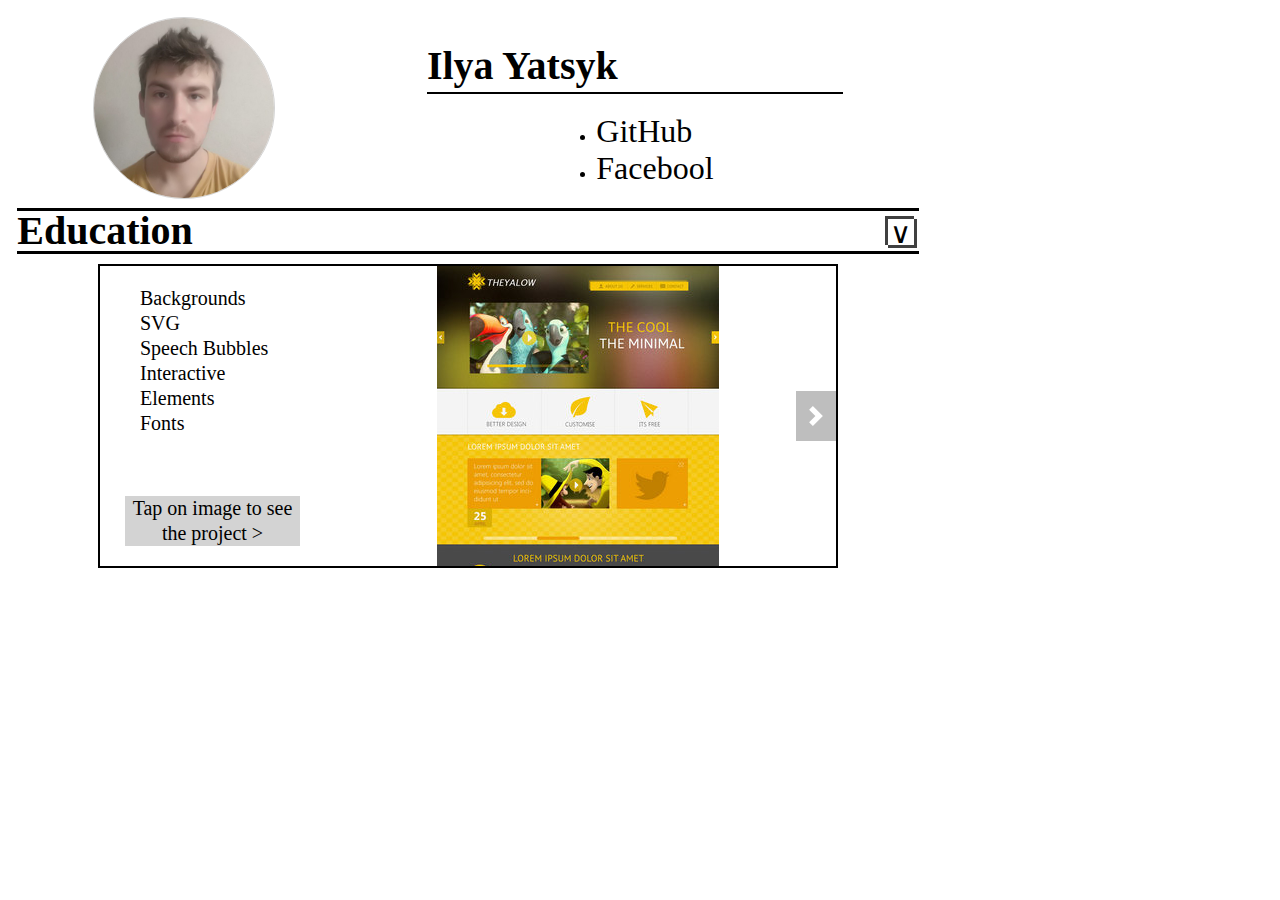
<file: index.html>
<!DOCTYPE html>
<html>
    <head>
        <title> Portfolio</title>
        <link rel="stylesheet" href="style.css" >
        
    </head>
    <body class="body">
        <div class="content">
        <header >
            <img class ="logo" src=" ./images/Ilya.jpg" alt=" avatar">
            <div class="contacts">
                <h1 class="name">Ilya Yatsyk</h1>
                <ul>
                    <li><a class= "link" href=" http://github.com/ilyay95"> GitHub</a></li>
                    <li><a class= "link"  href="https://www.facebook.com">Facebool</a></li>
                </ul>
            </div>

        </header>
        <main>
            <article class="education">
                <section class="education-control">
                        <h2 class="education-headline text">Education</h2>
                        <div class="education-div">
                            <div class="education-arrow">&#8744;</div>
                        </div>
                </section>
                <ul class="education-ul none">
                        <li class="education-li">
                            <h2 class="education-text text">School</h2>
                            <h3 class="education-years">2000-2012</h3>
                        </li> 
                        <li class="education-li"> 
                                <h2 class="education-text text">University BSUIR</h2>
                                <h3 class="education-years">2012-2018</h3>
                            </li> 
                       
                        <li class="education-li"> 
                            <h2 class="education-text text">RSSchool curses</h2>
                            <h3 class="education-years">2018-2019</h3>
                        </li> 
                        
                        </ul>
                </article>               
                <div class="slider">
                    <div class="slider__wrapper">
                      <div class="slider__item">
                        <div class="position_1">
                            <ul class="ul">
                                    <li class="card-list__item">Backgrounds</li>
                                    <li class="card-list__item">SVG</li>
                                    <li class="card-list__item">Speech Bubbles</li>
                                    <li class="card-list__item">Interactive Elements</li>
                                    <li class="card-list__item">Fonts</li>
                        </ul>
                        <div class="tap">
                          Tap on image to see the project >
                        </div>
                    </div>
                        
                        <div class="position2">
                                <a class="items--link rdp-link" href="./projects/theyalow/index.html">
                                    <img class="items--link-img rdp-img" src="./images/theyalow.jpg" alt=""></a>
                        </div>
                      </div>  


                      
                      <div class="slider__item">
                        <div class="position_1">
                                <ul class="ul">
                                        <li class="card-list__item">Responsive</li>
                                        <li class="card-list__item">Pseudo-elements</li>
                                        <li class="card-list__item">SASS</li>
                                        <li class="card-list__item">Mixins</li>
                                        <li class="card-list__item">Forms</li>
                                        <li class="card-list__item">Animations</li>
                                        <div class="tap">
                                                Tap on image to see the project >
                                              </div>
                                    </ul></div>
                                    <div class="position2">
                                            <a class="items--link rdp-link"  href="./projects/repair-design-project/index.html">
                                                <img class="items--link-img rdp-img" src="./images/rdp.jpg" alt=""></a>
                                    
                        </div>
                      </div>
                      
                    </div>
                    <a class="slider__control slider__control_left" href="#" role="button"></a>
                    <a class="slider__control slider__control_right slider__control_show" href="#" role="button"></a>
                  </div>
            </main>
        </div>
        <script src="control.js"></script>
    </body>
    </html>
</file>
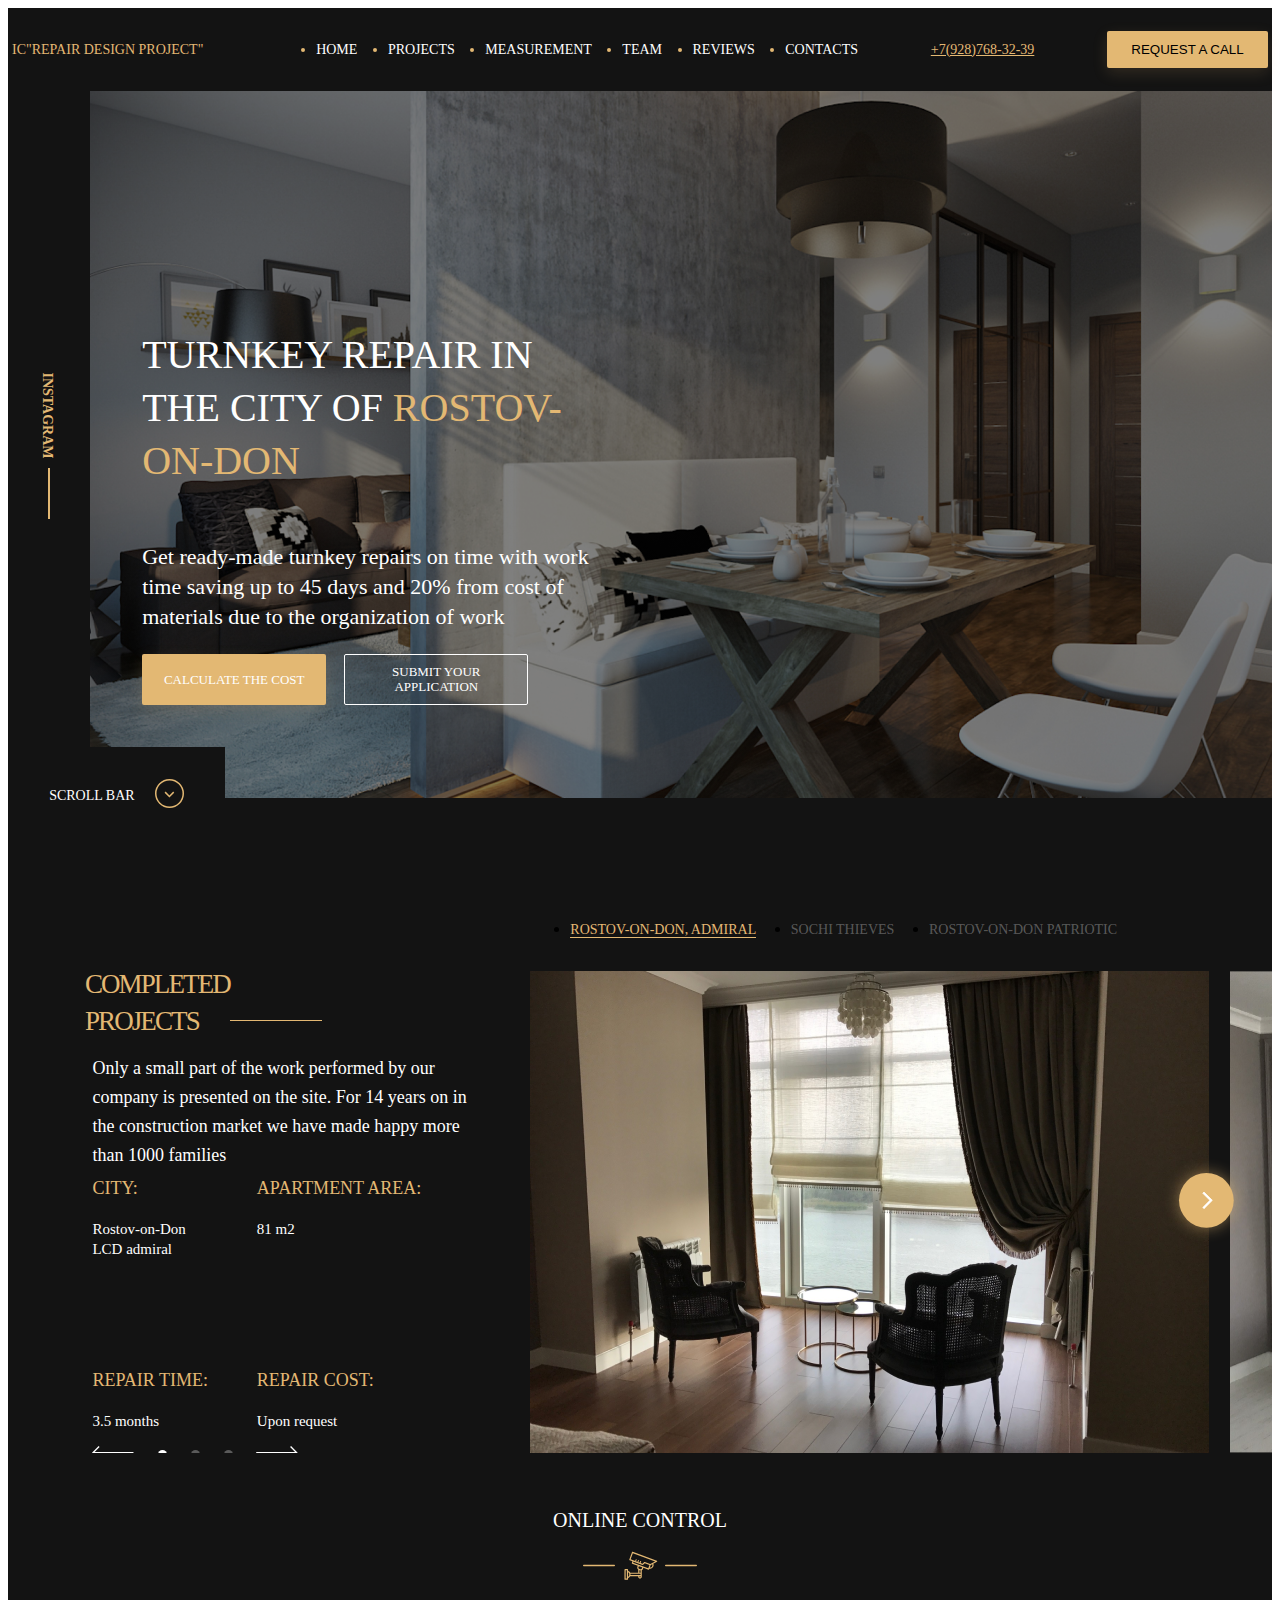
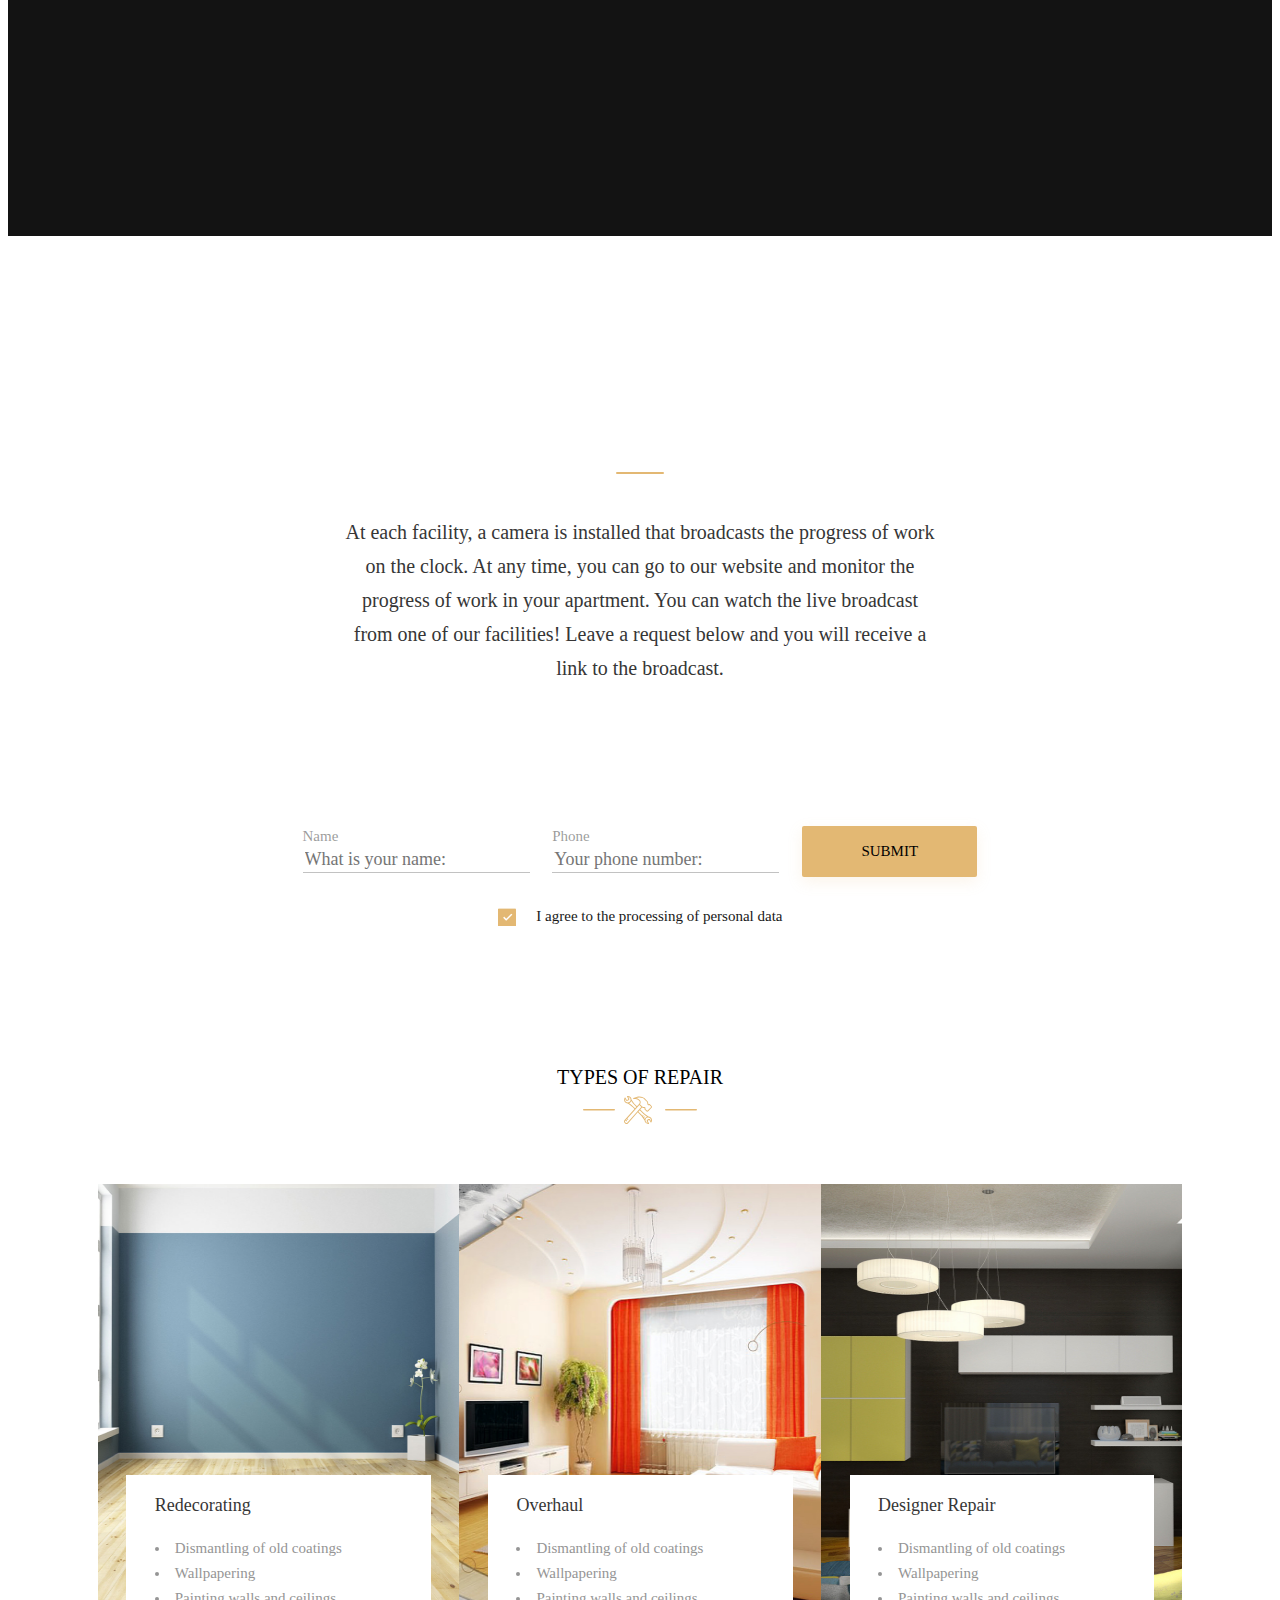
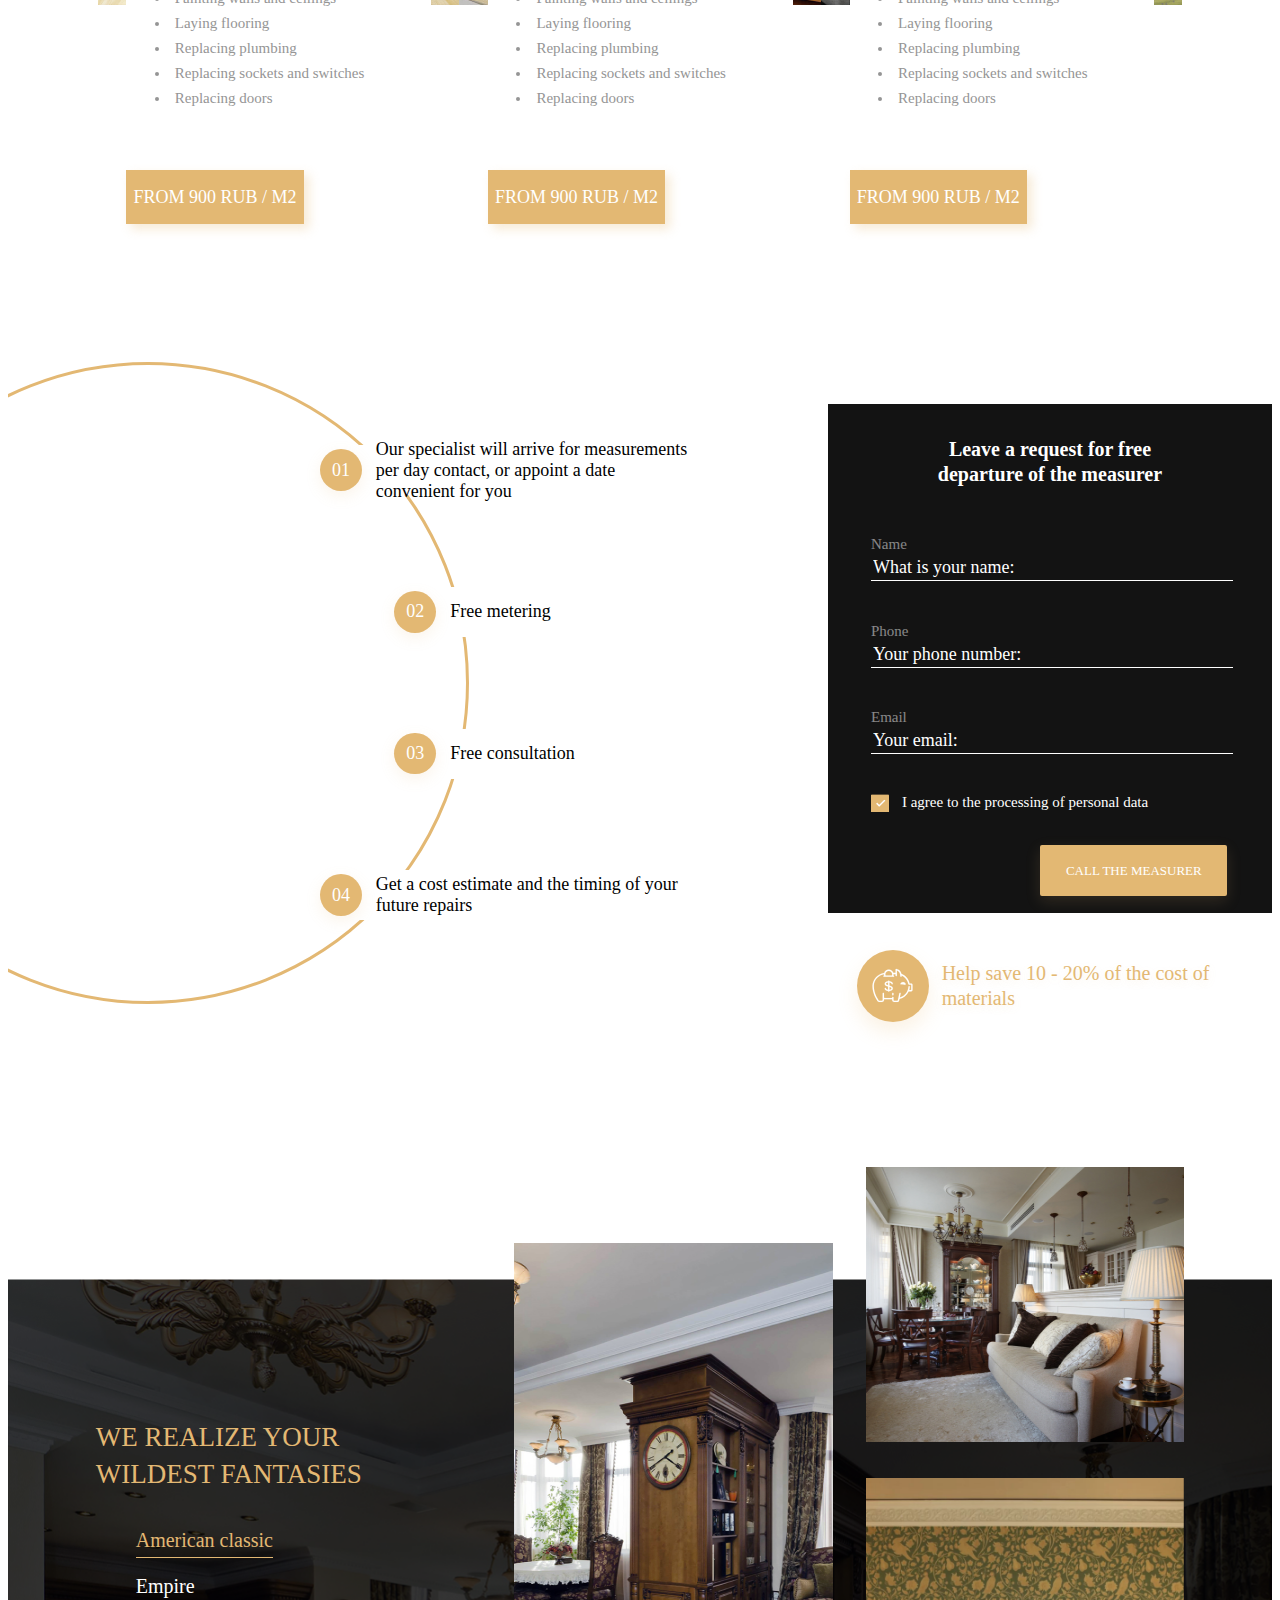
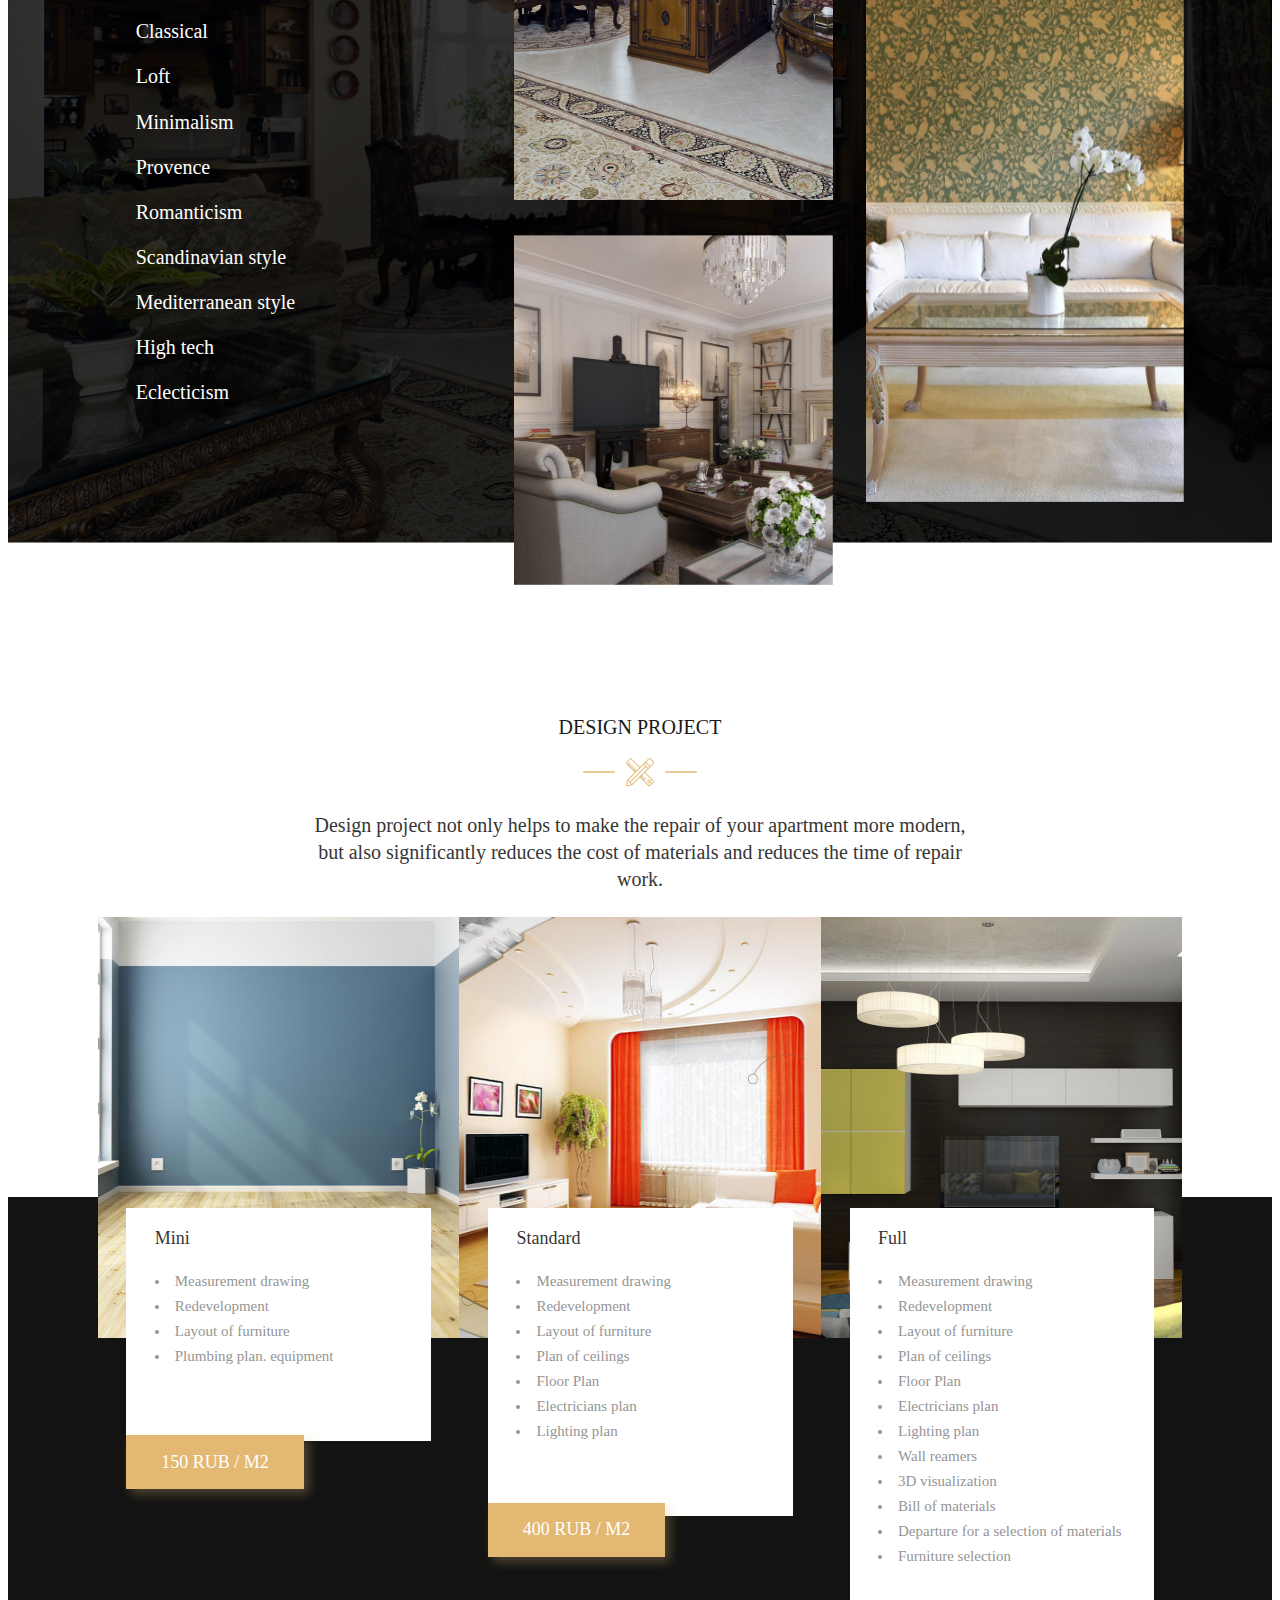
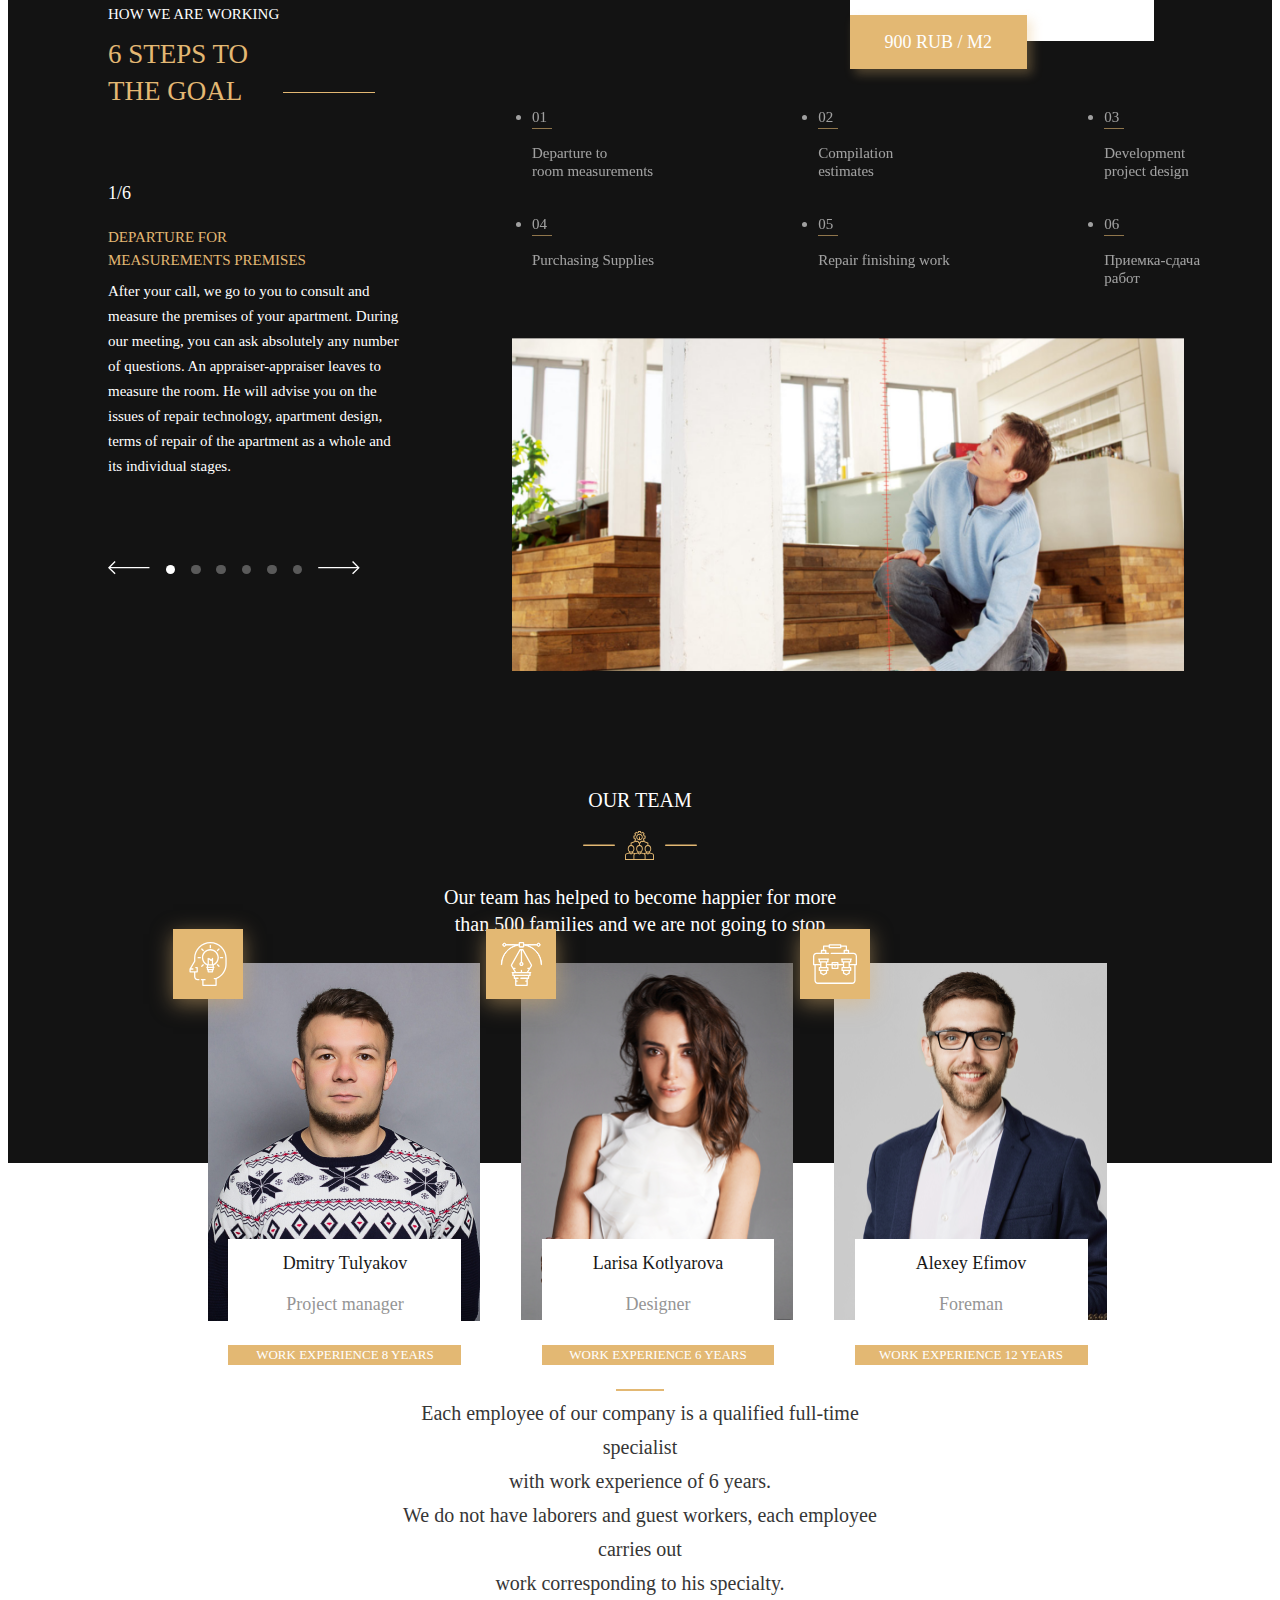
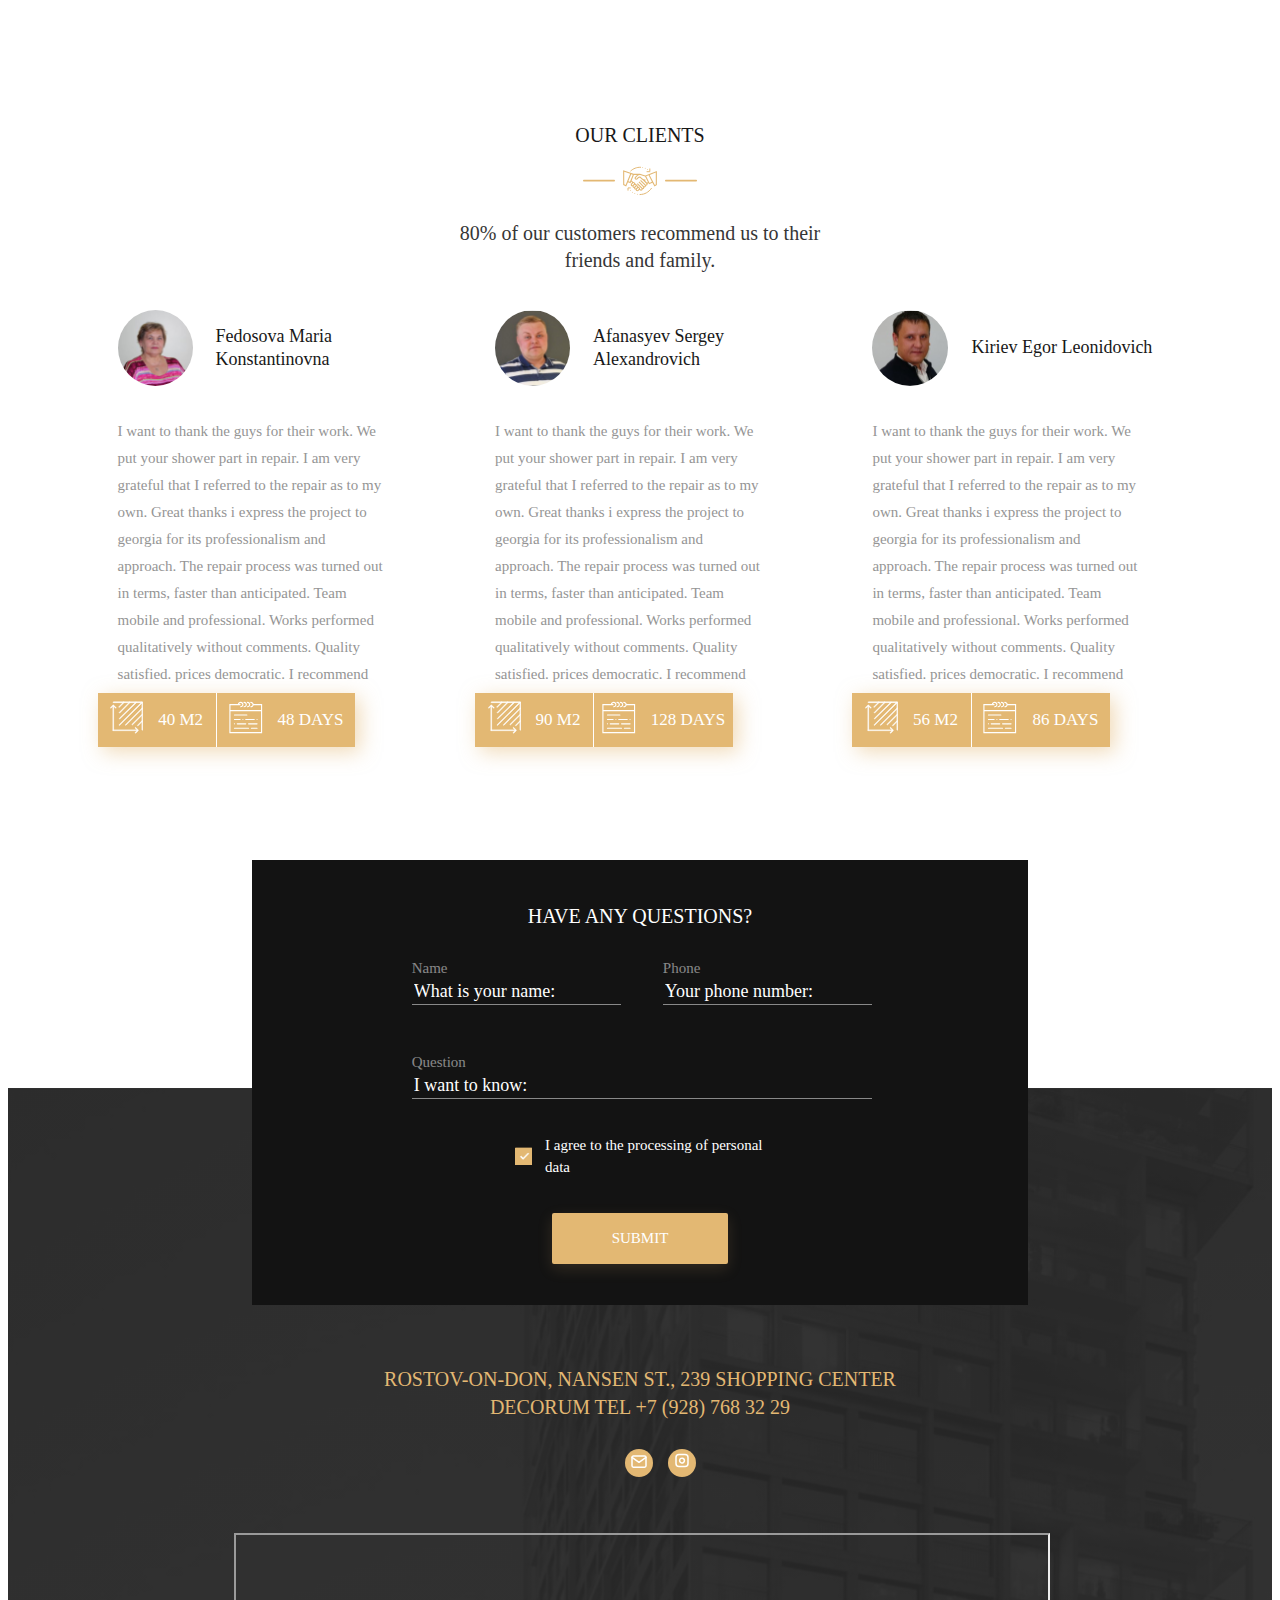
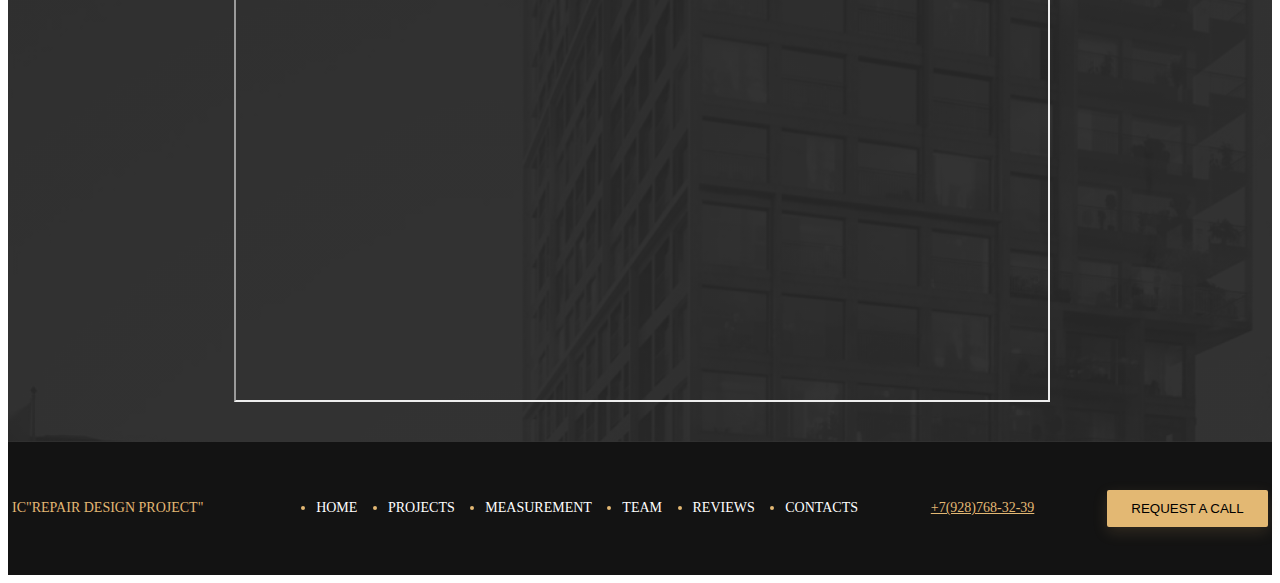
<file: projects/repair-design-project/index.html>
<!DOCTYPE html>
<html>
    <head>
            
        <link rel="stylesheet" href="./styles/style.css">
        <title></title>
    </head>
    <div class="content">
        <header class="header">
            <div class="hf-content">
                <div class="logo">
                    <h1 class="logo--text">IC"REPAIR DESIGN PROJECT"</h1>
                </div>
                <nav class="navigation">
                    <ul class="navigation--menu">
                        <li class="navigation--item">
                            <a class="navigation--link" href="">HOME</a>
                        </li>
                        <li class="navigation--item">
                            <a class="navigation--link" href="">PROJECTS</a>
                        </li>
                        <li class="navigation--item">
                            <a class="navigation--link" href="">MEASUREMENT</a>
                        </li>
                        <li class="navigation--item">
                            <a class="navigation--link" href="">TEAM</a>
                        </li>
                        <li class="navigation--item">
                            <a class="navigation--link" href="">REVIEWS</a>
                        </li>
                        <li class="navigation--item">
                            <a class="navigation--link" href="">CONTACTS</a>
                        </li>
                    </ul>
                </nav>
                <div class="phone">
                    <a class="phone--link" href="tel:+79287683239">+7(928)768-32-39</a>
                </div>
                <button class="hf-content--button button">REQUEST A CALL</button>
            </div>
        </header>
        <main class="main">
            <section class="main-header">
                <div class="instagram">
                    <a class="instagram--link" href="#" title="instagram">
                        <h3 class="instagram--text">INSTAGRAM</h3>
                        <div class="instagram--img">
                        </div>
                    </a>
                </div>
                <div class="main-header--offer">
                    <div class="main-header--offer-details">
                        <h2 class="main-header--headline">
                            Turnkey Repair in the city of <span class="main-header--city">Rostov-on-Don</span>
                        </h2>
                        <p class="main-header--description">
                            Get ready-made turnkey repairs on time
                            with work time saving up to 45 days and 20% from
                            cost of materials due to the organization of work
                        </p>
                        <div class="main-header--btn-block">
                            <button class="main-header--offer-btn main-header--calc-btn button">CALCULATE THE COST</button>
                            <button class="main-header--offer-btn main-header--application-btn">SUBMIT YOUR APPLICATION</button>
                            <button class="main-header--offer-btn main-header--application-mobile-btn">APPLICATION</button>
                        </div>
                    </div>
                </div>
                <div class="scroll-bar">
                    <div class="scroll-bar--text">
                        <p>SCROLL BAR</p>
                    </div>
                    <div class="scroll-bar--img">
                        <svg class="scroll-bar--svg" width="29" height="29" viewBox="0 0 29 29" fill="none" xmlns="http://www.w3.org/2000/svg">
                            <circle cx="14.4999" cy="14.5" r="13.75" stroke="#E3B873" stroke-width="1.5"/>
                            <path d="M18.7213 13.1271L14.4081 17.4092L10.0949 13.1271" stroke="#E3B873" stroke-width="1.5"/>
                        </svg>
                    </div>
                </div>
            </section>
            <section class="projects">
                <div class="projects--completed">
                    <div class="projects--headline">
                        <h2 class="projects--headline-text">
                            Completed projects
                        </h2>
                        <div class="projects--headline-img">
                            <div class="projects--headline-svg">
                                <svg width="92" height="1" viewBox="0 0 92 1" fill="none" xmlns="http://www.w3.org/2000/svg">
                                    <rect x="-0.00012207" width="92" height="1" fill="#E3B873"/>
                                </svg>
                            </div>
                        </div>
                    </div>
                    <p class="projects--description">
                        Only a small part of the work performed by our company is presented on the site. For 14 years on in the construction 
                        market we have made happy more than 1000 families
                    </p>
                    <div class="projects--completed-slide-block">
                        <div class="projects--completed-slide">
                            <img class="projects--completed-slide-img" src="./assets/images/slider/mobile-slider1-img.png" alt="">
                        </div>
                        <div class="projects--completed-btn-prev">
                            <svg width="36" height="36" viewBox="0 0 36 36" fill="none" xmlns="http://www.w3.org/2000/svg">
                                <circle cx="17.9999" cy="17.9999" r="18.0001" transform="rotate(-180 17.9999 17.9999)" fill="#E3B873"/>
                                <path fill-rule="evenodd" clip-rule="evenodd" d="M19.5657 23.478L14.0869 17.9997L19.5657 12.5215L20.3478 13.3035L15.6511 17.9997L20.3478 22.696L19.5657 23.478Z" fill="white" stroke="white" stroke-width="0.75"/>
                            </svg>
                        </div>
                        <div class="projects--completed-btn-next">
                            <svg width="36" height="36" viewBox="0 0 36 36" fill="none" xmlns="http://www.w3.org/2000/svg">
                                <circle cx="18.0001" cy="18.0001" r="18.0001" fill="#E3B873"/>
                                <path fill-rule="evenodd" clip-rule="evenodd" d="M16.4343 12.522L21.9131 18.0003L16.4343 23.4785L15.6522 22.6965L20.3489 18.0003L15.6522 13.304L16.4343 12.522Z" fill="white" stroke="white" stroke-width="0.75"/>
                            </svg>
                        </div>
                    </div>
                    <div class="total">
                        <div class="total--item">
                            <h3 class="total--headline">
                                CITY:
                            </h3>
                            <p class="total--description">
                                Rostov-on-Don
                                LCD admiral
                            </p>
                        </div>
                        <div class="total--item">
                            <h3 class="total--headline">
                                APARTMENT AREA:
                            </h3>
                            <p class="total--description">
                                81 m2
                            </p>
                        </div>
                        <div class="total--item">
                            <h3 class="total--headline">
                                REPAIR TIME:
                            </h3>
                            <p class="total--description">
                                3.5 months
                            </p>
                        </div>
                        <div class="total--item">
                            <h3 class="total--headline">
                                REPAIR COST:
                            </h3>
                            <p class="total--description">
                                Upon request
                            </p>
                        </div>
                    </div>
                    <div class="projects--switcher-block">
                        <div class="switcher">
                            <div class="switcher--arrow">
                                <svg class="switcher--left-svg" width="42" height="14" viewBox="0 0 42 14" fill="none" xmlns="http://www.w3.org/2000/svg">
                                    <path fill-rule="evenodd" clip-rule="evenodd" d="M6.63807 13.2761L2.29917e-05 6.63808L6.63807 3.80641e-05L7.58563 0.947606L1.89516 6.63808L7.58563 12.3286L6.63807 13.2761Z" fill="white"/>
                                    <path fill-rule="evenodd" clip-rule="evenodd" d="M0.947579 5.96828L41.4556 5.96829L41.4556 7.30835L0.947578 7.30834L0.947579 5.96828Z" fill="white"/>
                                </svg>
                            </div>
                            <div class="switcher--circle switcher--circle_enabled"></div>
                            <div class="switcher--circle"></div>
                            <div class="switcher--circle"></div>
                            <div class="switcher--arrow">
                                <svg class="switcher--right-svg" width="42" height="14" viewBox="0 0 42 14" fill="none" xmlns="http://www.w3.org/2000/svg">
                                    <path fill-rule="evenodd" clip-rule="evenodd" d="M35.0451 0L41.6831 6.63804L35.0451 13.2761L34.0975 12.3285L39.788 6.63804L34.0975 0.947567L35.0451 0Z" fill="white"/>
                                    <path fill-rule="evenodd" clip-rule="evenodd" d="M40.7356 7.30784L0.227569 7.30784L0.22757 5.96777L40.7356 5.96778L40.7356 7.30784Z" fill="white"/>
                                </svg>
                            </div>
                        </div>
                    </div>
                </div>
                <div class="projects--slider">
                    <nav class="projects--navigation">
                        <ul class="projects--menu">
                            <li class="projects--item">
                                <a href="" class="projects--link projects--link_checked">
                                    Rostov-on-Don, Admiral
                                </a>
                            </li>
                            <li class="projects--item">
                                <a href="" class="projects--link">
                                    Sochi Thieves
                                </a>
                            </li>
                            <li class="projects--item">
                                <a href="" class="projects--link">
                                    Rostov-on-Don Patriotic
                                </a>
                            </li>
                        </ul>
                    </nav>
                    <div class="projects--img-wrapper">
                        <img class="projects--img" src="./assets/images/slider/apartment-slider-img-1.png" alt="">

                        </img>
                        <img class="projects--img" src="./assets/images/slider/apartment-slider-img-2.png" alt="">

                        </img>
                    </div>
                    <div class="projects--slider-control">
                            <svg class="projects--slider-control-svg" width="85" height="85" viewBox="0 0 85 85" fill="none" xmlns="http://www.w3.org/2000/svg">
                                <g filter="url(#filter0_d)">
                                <circle cx="42.3591" cy="42.3605" r="27.3586" fill="#E3B873"/>
                                </g>
                                <path fill-rule="evenodd" clip-rule="evenodd" d="M39.9792 34.0342L48.3066 42.3607L39.9792 50.6872L38.7905 49.4986L45.9291 42.3607L38.7905 35.2228L39.9792 34.0342Z" fill="white" stroke="white" stroke-width="0.75"/>
                                <defs>
                                <filter id="filter0_d" x="0.000488281" y="0.00195312" width="84.7172" height="84.7172" filterUnits="userSpaceOnUse" color-interpolation-filters="sRGB">
                                <feFlood flood-opacity="0" result="BackgroundImageFix"/>
                                <feColorMatrix in="SourceAlpha" type="matrix" values="0 0 0 0 0 0 0 0 0 0 0 0 0 0 0 0 0 0 127 0"/>
                                <feOffset/>
                                <feGaussianBlur stdDeviation="7.5"/>
                                <feColorMatrix type="matrix" values="0 0 0 0 0.890196 0 0 0 0 0.721569 0 0 0 0 0.45098 0 0 0 0.5 0"/>
                                <feBlend mode="normal" in2="BackgroundImageFix" result="effect1_dropShadow"/>
                                <feBlend mode="normal" in="SourceGraphic" in2="effect1_dropShadow" result="shape"/>
                                </filter>
                                </defs>
                            </svg>                                
                    </div>
                </div>
            </section>
            <section class="online-control">
                <div class="online-control--header">
                    <h2 class="online-control--headline">online control</h2>
                    <div class="online-control--img">
                        <svg class="online-control--header-svg" width="114" height="29" viewBox="0 0 114 29" fill="none" xmlns="http://www.w3.org/2000/svg">
                            <rect x="0.000488281" y="13.812" width="32" height="1.54334" rx="0.771672" fill="#E3B873"/>
                            <rect x="82.0005" y="13.812" width="32" height="1.54334" rx="0.771672" fill="#E3B873"/>
                            <path d="M73.8511 9.76553L49.7306 0.829306C49.4221 0.7153 49.0793 0.873058 48.9655 1.18182C48.9653 1.18207 48.9653 1.18232 48.965 1.18257L46.2949 8.45071C46.1814 8.75948 46.3396 9.102 46.6484 9.2155H46.6489L49.4448 10.2421L48.8288 11.9204C48.7155 12.2292 48.8738 12.5712 49.1825 12.6847L54.7753 14.738L54.3643 15.8569C53.9908 16.8589 54.3393 17.987 55.2134 18.6032V21.6434H47.1974C46.8094 20.7564 46.0154 20.1123 45.0671 19.9158V18.6648C45.0671 18.3357 44.8006 18.069 44.4713 18.069H42.0694C41.7404 18.069 41.4736 18.3357 41.4736 18.6648V28.1965C41.4736 28.5258 41.7404 28.7923 42.0694 28.7923H44.4713C44.8006 28.7923 45.0671 28.5258 45.0671 28.1965V26.9457C46.0154 26.7489 46.8094 26.1051 47.1974 25.2178H55.2134V25.8136C55.2134 26.8007 56.0134 27.601 57.0005 27.601C57.9875 27.601 58.7878 26.8007 58.7878 25.8136V19.214C59.3293 18.9455 59.7476 18.4797 59.9561 17.9122L60.3671 16.7934L65.4004 18.6403C65.4662 18.6645 65.5354 18.6768 65.6054 18.6768C65.8552 18.6768 66.0787 18.521 66.1649 18.2865L66.3882 17.6782C68.3268 18.043 70.1939 16.7672 70.5584 14.8288C70.6932 14.1125 70.6057 13.3722 70.3077 12.7072L73.9191 10.8528C74.2119 10.7028 74.3276 10.3438 74.1776 10.051C74.1096 9.91804 73.9941 9.81553 73.8541 9.76378L73.8511 9.76553ZM56.4047 19.146L56.898 19.3248C57.1225 19.4053 57.358 19.4515 57.5962 19.4618V21.6434H56.4047V19.146ZM43.8758 27.601H42.6652V19.2605H43.8758V27.601ZM46.2586 24.0265C46.2576 24.7836 45.7806 25.4584 45.0671 25.7119V21.1496C45.7806 21.4029 46.2576 22.0777 46.2586 22.835V24.0265ZM47.4687 22.835H57.5962V24.0265H47.4687V22.835ZM57.0005 26.4094C56.6714 26.4094 56.4047 26.1426 56.4047 25.8136V25.2178H57.5962V25.8136C57.5962 26.1426 57.3295 26.4094 57.0005 26.4094ZM59.2488 16.3831L58.8378 17.5019C58.6108 18.119 57.9265 18.4355 57.309 18.209L56.1884 17.7985C55.5709 17.5717 55.2539 16.8872 55.4806 16.2694C55.4806 16.2694 55.4806 16.2694 55.4806 16.2691L55.8919 15.1511L58.9116 16.2596L59.2488 16.3831ZM65.2521 17.3184L50.1523 11.7736L50.5636 10.6548L59.5111 13.9405C59.7229 14.0175 59.9604 13.9693 60.1251 13.8152L61.797 12.2414L66.4842 13.963L65.2521 17.3184ZM69.2801 14.9901C68.9026 16.0079 67.8873 16.6439 66.807 16.5391L67.7275 14.0315L69.2311 13.2572C69.4664 13.8077 69.4839 14.4273 69.2801 14.9901ZM67.2693 12.9302C67.2377 12.9329 67.2065 12.9384 67.1757 12.9467L61.8642 10.9963C61.6525 10.9186 61.4149 10.9668 61.2504 11.1214L59.5766 12.6954L47.6187 8.3042L49.8773 2.15438L72.1675 10.4126L67.2693 12.9302Z" fill="#E3B873"/>
                            <path d="M53.1292 8.70337L52.6038 10.1233M55.419 9.5434L54.8935 10.9633M57.641 10.3699L57.1155 11.7898" stroke="#E3B873" stroke-linecap="round"/>
                        </svg>
                    </div>
                </div>
                <div class="online-control--video-wrapper">
                    <div class="online-control--inner-video-wrapper">
                        <iframe class="online-control--video"
                        src="https://www.youtube.com/embed/wfb2f2ebYGI"
                                frameborder="0" allow="autoplay; encrypted-media" allowfullscreen></iframe>
                    </div>
                </div>
                <div class="line"></div>
                <div class="online-control--description">
                        At each facility, a camera is installed that broadcasts the progress of work on the clock. At any time, you can go to our website and monitor the progress of work in your apartment. You can watch the live broadcast from one of our facilities!
                        Leave a request below and you will receive a link to the broadcast.
                </div>
            </section>
            <section class="call-request">
                <form action="GET" class="call-request--form">
                    <div class="call-request--submit-block">
                        <label class="label-style" for="">
                            <span class="label-style--text">Name</span><br>
                            <input class="label-style--input-text" type="text" placeholder="What is your name:" required>
                        </label>
                        <label class="label-style" for="">
                            <span class="label-style--text">Phone</span><br>
                            <input class="label-style--input-text" type="text" placeholder="Your phone number:" required>
                        </label>
                        
                        <div class="call-request--agree-block-mobile">
                            <label class="call-request--label-checkbox">
                                <input class="call-request--checkbox" type="checkbox" name="data" id="">
                                <span class="call-request--agree-description">I agree to the processing of personal data</span>
                            </label>
                        </div>
                        <button class="call-request--submit-btn button">submit</button>
                    </div>
                    <div class="call-request--agree-block">
                        <label class="call-request--label-checkbox">
                            <input class="call-request--checkbox" type="checkbox" name="data" id="">
                            <span class="call-request--agree-description">I agree to the processing of personal data</span>
                        </label>
                    </div>
                </form>
            </section>
            <section class="repair-type">
                <div class="repair-type--header">
                    <h2 class="repair-type--headline">TYPES OF REPAIR</h2>
                    <div class="repair-type--img">
                        <svg class="repair-type--header-svg" width="114" height="28" viewBox="0 0 114 28" fill="none" xmlns="http://www.w3.org/2000/svg">
                            <rect x="0.000610352" y="12.9998" width="32" height="1.54334" rx="0.771672" fill="#E3B873"/>
                            <rect x="82.0006" y="12.9998" width="32" height="1.54334" rx="0.771672" fill="#E3B873"/>
                            <path d="M67.4056 21.1434C66.8241 20.7342 66.1529 20.5144 65.475 20.4785C62.92 18.8054 61.2463 17.5495 60.2692 16.5724L57.2675 13.5707L59.089 11.5318C59.4342 11.7267 59.805 11.8551 60.1759 11.908C60.4557 11.9546 60.6423 11.9546 60.8289 11.9546C61.2021 11.9546 61.2953 11.9546 61.6685 12.2811C61.4819 12.4211 61.3886 12.6543 61.3886 12.8875C61.3886 13.1207 61.4819 13.4006 61.6685 13.5871L63.301 15.2197C63.5342 15.4995 63.9073 15.6394 64.2805 15.6394C64.6537 15.6394 65.0268 15.4995 65.26 15.173L68.5717 11.8613C68.8516 11.6281 68.9915 11.255 68.9915 10.8818C68.9915 10.5087 68.8516 10.1822 68.5717 9.90232L66.9392 8.26979C66.7526 8.08324 66.5194 7.98993 66.2861 7.98993C66.0529 7.98993 65.8197 8.12986 65.6331 8.26979C65.26 7.94331 65.26 7.85 65.26 7.47684C65.26 7.29028 65.26 7.05705 65.1667 6.77719C65.0734 6.12416 64.7469 5.4712 64.2338 4.9581L62.5546 3.27894C61.5751 2.29944 61.1087 1.83302 59.8493 1.2733C57.144 0.013935 54.3921 0.24717 50.3807 2.06626C50.1475 2.15956 50.0542 2.34612 50.1009 2.57935C50.1475 2.81258 50.3341 2.95251 50.5673 2.95251H51.1736C53.2259 2.95251 54.2987 2.95251 56.1645 4.81823C56.9814 5.63518 57.005 6.88782 56.273 7.80944C56.1744 7.82431 56.0993 7.86859 56.0245 7.94331L53.9526 10.2559L52.3864 8.68963C50.6649 6.96817 49.4541 5.33946 48.5222 3.5259C48.4733 2.60821 48.105 1.74961 47.4422 1.0868C46.6493 0.293904 45.5299 -0.0792603 44.4104 0.0140445C44.2705 0.0606695 44.1306 0.153974 44.0839 0.247279C43.9906 0.387209 43.9906 0.573763 44.0839 0.713693L45.3899 3.04587C45.1101 3.65222 44.4571 4.02538 43.8041 3.97876L42.4514 1.73983C42.4048 1.5999 42.2182 1.50659 42.0783 1.50659C41.9383 1.45997 41.7984 1.55322 41.7051 1.69315C40.5856 3.3723 41.0054 5.61118 42.6846 6.77724C43.2631 7.19047 43.9149 7.42026 44.575 7.46738C44.5823 7.4705 44.5893 7.47432 44.5969 7.47689C46.416 8.40977 48.0485 9.62246 49.7743 11.3483L51.4802 13.0154L41.5652 24.082C41.192 24.4551 41.0055 24.9682 41.0055 25.4813C41.0055 25.9944 41.192 26.4608 41.5652 26.8339L42.2182 27.487C42.5914 27.8134 43.0578 28 43.5242 28C43.9906 28 44.5037 27.8135 44.8769 27.4403L54.7806 16.3546L57.6571 19.2311C58.6357 20.2097 59.8937 21.9332 61.5705 24.4481C61.6306 25.3458 61.998 26.1839 62.648 26.8339C63.3476 27.5336 64.2805 27.9067 65.26 27.9067C65.3999 27.9067 65.5399 27.9067 65.6332 27.9067C65.7731 27.9067 65.913 27.8134 66.0063 27.6735C66.0996 27.5336 66.0996 27.347 66.0063 27.2071L64.6537 24.9216C64.9802 24.3153 65.5866 23.9421 66.2862 23.9887L67.5922 26.2276C67.6388 26.3675 67.8254 26.4608 67.9654 26.4608C68.1519 26.4142 68.2918 26.3675 68.3851 26.2276C69.5045 24.5484 69.0381 22.3095 67.4056 21.1434ZM56.7709 4.07201C55.2783 2.62608 54.1589 2.15962 52.8995 2.01969C55.5582 1.18011 57.5172 1.22673 59.4762 2.11299C60.5957 2.57941 60.9688 2.95257 61.9483 3.93208L63.6275 5.61123C64.0006 5.9844 64.2338 6.45081 64.2805 6.91723C64.3271 7.15046 64.3271 7.33702 64.3271 7.47695C64.3271 7.99004 64.3738 8.36315 64.9335 8.92287C65.12 9.10942 65.3999 9.20273 65.6331 9.20273C65.913 9.20273 66.1462 9.10942 66.2861 8.92287L67.9187 10.5554C68.012 10.6487 68.0586 10.742 68.0586 10.8819C68.0586 11.0218 68.012 11.1151 67.9187 11.2084L64.607 14.5201C64.4204 14.7066 64.1406 14.7066 63.954 14.5201L62.3214 12.8875C62.508 12.7476 62.6013 12.5144 62.5547 12.2345C62.5547 12.0013 62.4614 11.7214 62.2748 11.5349C61.7151 10.9751 61.3419 10.9285 60.8289 10.9285C60.689 10.9285 60.5024 10.9285 60.2692 10.8819C59.7561 10.8353 59.3363 10.602 58.9632 10.2289L56.9575 8.22322C57.9836 6.96391 57.8904 5.19145 56.7709 4.07201ZM42.1249 2.95257L43.1044 4.63173C43.1977 4.77166 43.3377 4.86496 43.4776 4.86496H43.7108C44.7837 4.91159 45.7632 4.35187 46.2296 3.41904L46.3229 3.1858C46.4162 3.04587 46.4162 2.90594 46.3229 2.76601L45.2967 0.993553C45.8564 1.08686 46.3695 1.36672 46.7893 1.78651C47.2702 2.30747 47.5781 2.96634 47.5963 3.67408C47.5873 3.70999 47.5822 3.74864 47.5822 3.7922C47.5822 4.00822 47.5561 4.21893 47.5079 4.42205C47.3319 5.09743 46.91 5.68628 46.3228 6.07776C45.3899 6.6841 44.1306 6.6841 43.1977 6.03113C42.2182 5.33137 41.7984 4.07201 42.1249 2.95257ZM50.4274 10.6953C49.0281 9.24941 47.6288 8.12997 46.1362 7.24371C46.3694 7.15041 46.6493 7.01048 46.8825 6.87055C47.5821 6.40413 48.0485 5.79773 48.3284 5.05146C49.2146 6.54406 50.3341 7.94336 51.7333 9.34266L53.3354 10.9447L52.0791 12.347L50.4274 10.6953ZM44.2239 26.7406C43.8507 27.1138 43.2444 27.1604 42.8712 26.7873L42.2182 26.1809C42.0316 25.9944 41.9383 25.7611 41.9383 25.5279C41.9383 25.248 42.0316 25.0148 42.2648 24.7816L42.529 24.4861L43.1977 25.1548C43.291 25.2481 43.3842 25.2947 43.5242 25.2947C43.6641 25.2947 43.7574 25.2481 43.8507 25.1548C44.0372 24.9682 44.0372 24.6884 43.8507 24.5018L43.1453 23.7964L43.7617 23.1068L44.5037 23.8487C44.597 23.942 44.6902 23.9887 44.8302 23.9887C44.9701 23.9887 45.0634 23.942 45.1567 23.8487C45.3432 23.6622 45.3432 23.3823 45.1567 23.1957L44.3782 22.4172L56.3757 8.99415L58.3348 10.9532L56.4099 13.1067C56.3549 13.13 56.3063 13.1656 56.2578 13.2141L54.3921 15.313C54.3388 15.3663 54.3013 15.4273 54.2785 15.4914L44.2239 26.7406ZM55.4188 15.6401L56.6953 14.2113L59.7094 17.2254C60.549 18.1116 61.9949 19.231 64.0938 20.6303C63.814 20.7236 63.5341 20.8636 63.2543 21.0501C62.6756 21.4118 62.2657 21.914 61.9801 22.4691C61.9759 22.477 61.972 22.4851 61.9679 22.4931C61.951 22.5265 61.9344 22.5601 61.9184 22.5938C61.8954 22.6417 61.8735 22.69 61.8526 22.7389C61.8382 22.772 61.824 22.805 61.8105 22.8383C61.8086 22.8431 61.8067 22.848 61.8048 22.8528C61.7901 22.8893 61.7755 22.9258 61.7617 22.9625C61.4968 22.5739 61.2419 22.2072 60.9967 21.8618L61.6218 21.2367C61.8083 21.0502 61.8083 20.7703 61.6218 20.5837C61.4352 20.3972 61.1554 20.3972 60.9688 20.5837L60.4488 21.1037C60.255 20.8407 60.0677 20.5926 59.8872 20.3593L60.3158 19.9307C60.5023 19.7441 60.5023 19.4643 60.3158 19.2777C60.1292 19.0911 59.8494 19.0911 59.6628 19.2777L59.3067 19.6337C58.9639 19.2206 58.6477 18.8689 58.3568 18.578L55.4188 15.6401ZM67.9186 24.9682L66.9391 23.289C66.8458 23.1491 66.7059 23.0558 66.566 23.0558H66.3327C65.2599 22.9625 64.2804 23.5689 63.814 24.5017L63.7207 24.7349C63.6274 24.8749 63.6274 25.0148 63.7207 25.1547L64.7468 26.9272C64.1871 26.8339 63.674 26.554 63.2542 26.1342C62.7824 25.6231 62.4775 24.9793 62.4488 24.2869C62.4568 24.2528 62.4613 24.2162 62.4613 24.1752C62.4613 23.5843 62.6488 23.0311 62.9758 22.5625C63.1766 22.283 63.4279 22.0383 63.7206 21.8431C64.187 21.5166 64.7001 21.3767 65.2599 21.3767C65.8196 21.3767 66.3793 21.5632 66.8457 21.8898C67.8254 22.5894 68.2452 23.8487 67.9186 24.9682Z" fill="#E3B873"/>
                        </svg>
                    </div>
                </div>
                <div class="repair-type--example">
                    <div class="example">
                        <img class="example--img" src="./assets/images/example/redecorating.png" alt="">
                        <div class="example--description">
                            <h3 class="example--headline">Redecorating</h3>
                            <ul class="example--list">
                                <li class="example--item">Dismantling of old coatings</li>
                                <li class="example--item">Wallpapering</li>
                                <li class="example--item">Painting walls and ceilings</li>
                                <li class="example--item">Laying flooring</li>
                                <li class="example--item">Replacing plumbing</li>
                                <li class="example--item">Replacing sockets and switches</li>
                                <li class="example--item">Replacing doors</li>
                            </ul>
                            <p class="example--price">from 900 rub / m2</p>
                        </div>
                    </div>
                    <div class="example">
                        <img class="example--img" src="./assets/images/example/overhaul.png" alt="">
                        <div class="example--description">
                            <h3 class="example--headline">Overhaul</h3>
                            <ul class="example--list">
                                <li class="example--item">Dismantling of old coatings</li>
                                <li class="example--item">Wallpapering</li>
                                <li class="example--item">Painting walls and ceilings</li>
                                <li class="example--item">Laying flooring</li>
                                <li class="example--item">Replacing plumbing</li>
                                <li class="example--item">Replacing sockets and switches</li>
                                <li class="example--item">Replacing doors</li>
                            </ul>
                            <p class="example--price">from 900 rub / m2</p>
                        </div>
                    </div>
                    <div class="example">
                        <img class="example--img" src="./assets/images/example/design-repair.png" alt="">
                        <div class="example--description">
                            <h3 class="example--headline">Designer Repair</h3>
                            <ul class="example--list">
                                <li class="example--item">Dismantling of old coatings</li>
                                <li class="example--item">Wallpapering</li>
                                <li class="example--item">Painting walls and ceilings</li>
                                <li class="example--item">Laying flooring</li>
                                <li class="example--item">Replacing plumbing</li>
                                <li class="example--item">Replacing sockets and switches</li>
                                <li class="example--item">Replacing doors</li>
                            </ul>
                            <p class="example--price">from 900 rub / m2</p>
                        </div>
                    </div>
                </div>
            </section>
            <section class="advantage">
                <div class="advantage--list">
                    <div class="advantage--circle"></div>
                    <div class="advantage--list-wrapper">
                        <div class="advantage--item advantage--item_01">
                            <div class="advantage--number">01</div>
                            <p class="advantage--text advantage--text_01">
                                Our specialist will arrive for measurements per day
                                contact, or appoint a date convenient for you
                            </p>
                        </div>
                        <div class="advantage--item advantage--item_02">
                            <div class="advantage--number">02</div>
                            <p class="advantage--text advantage--text_02">
                                Free metering
                            </p>
                        </div>
                        <div class="advantage--item advantage--item_03">
                            <div class="advantage--number">03</div>
                            <p class="advantage--text advantage--text_03">
                                Free consultation
                            </p>
                        </div>
                        <div class="advantage--item advantage--item_04">
                            <div class="advantage--number">04</div>
                            <p class="advantage--text advantage--text_04">
                                Get a cost estimate and
                                the timing of your future repairs
                            </p>
                        </div>
                    </div>
                </div>
                <div class="advantage--form-measure-request">
                    <div class="advantage--request">
                        <h2 class="advantage--headline">
                                Leave a request for free
                                departure of the measurer
                        </h2>
                        <form action="" class="advantage--form">
                            <label class="label-style" for="">
                                <span class="label-style--text">Name</span><br>
                                <input class="label-style--input-text" type="text" placeholder="What is your name:" required>
                            </label><br>
                            <label class="label-style" for="">
                                <span class="label-style--text">Phone</span><br>
                                <input class="label-style--input-text" type="text" placeholder="Your phone number:" required>
                            </label><br>
                            <label class="label-style" for="">
                                <span class="label-style--text">Email</span><br>
                                <input class="label-style--input-text" type="text" placeholder="Your email:" required>
                            </label><br>
                            <label class="advantage--label-checkbox" for="">
                                <input class="advantage--checkbox" type="checkbox" required>
                                <span class="advantage--agree-text">I agree to the processing of personal data</span>
                            </label>
                        </form>
                        <button class="advantage--btn-request button">Call the measurer</button>
                    </div>
                    <div class="advantage--bonus">
                        <div class="advantage--bonus-img">
                            <svg class="advantage--bonus-svg" width="41" height="35" viewBox="0 0 41 35" fill="none" xmlns="http://www.w3.org/2000/svg">
                                <path d="M20.8396 24.7206C20.4614 24.7206 20.1526 25.0199 20.1526 25.3917V26.7163C20.1526 27.0881 20.4614 27.3873 20.8396 27.3873C21.2178 27.3873 21.5265 27.0881 21.5265 26.7163V25.3917C21.5265 25.0199 21.2178 24.7206 20.8396 24.7206Z" fill="white" stroke="white" stroke-width="0.1"/>
                                <path d="M37.5581 15.4428L37.5581 15.4427C37.1069 13.2849 36.0951 11.2508 34.6321 9.5602C33.2237 7.93259 31.4214 6.65133 29.4118 5.84368C29.0828 4.50765 28.3927 3.13004 27.0386 2.09265C25.7205 1.08288 24.3931 0.888236 24.3338 0.879917L24.3338 0.879908C24.1374 0.852614 23.9377 0.909602 23.7872 1.03689C23.6366 1.16422 23.5498 1.34918 23.5498 1.54422V4.84776H21.3254C20.736 2.93366 18.9142 1.53565 16.7634 1.53565C14.5652 1.53565 12.7096 2.99559 12.1632 4.97472C9.01519 5.40046 6.11974 6.89118 3.96924 9.20468L4.00586 9.23872L3.96924 9.20468C1.69996 11.6462 0.45 14.807 0.45 18.1048C0.45 25.4944 4.38387 31.5047 5.5891 33.1702C5.97046 33.6973 6.59453 34.0115 7.2582 34.0115H9.96922C11.0961 34.0115 12.015 33.1174 12.015 32.0156V31.214C12.6849 31.3117 13.3649 31.3618 14.0457 31.3618H20.1528V32.0156C20.1528 33.1174 21.0717 34.0115 22.1986 34.0115H25.1765C26.134 34.0115 26.9756 33.3491 27.1767 32.4341L27.4969 30.9776C31.673 29.976 35.0324 27.1195 36.6959 23.4129H39.1837C39.9359 23.4129 40.55 22.816 40.55 22.0795V16.78C40.55 16.4234 40.4075 16.0882 40.1493 15.8365C39.8912 15.5849 39.5483 15.4465 39.1838 15.4465H39.1837H39.1837H39.1837H39.1836H39.1836H39.1836H39.1835L37.5592 15.4467C37.5587 15.4454 37.5584 15.4441 37.5581 15.4428ZM39.1762 22.0293H39.1761V22.0708H37.2111C37.5469 21.0272 37.7538 19.9313 37.8138 18.802C37.8337 18.4307 37.5411 18.1162 37.1633 18.0971C36.7857 18.0784 36.4615 18.3611 36.4418 18.7324C36.1746 23.755 32.6861 28.0486 27.8218 29.4988L28.6936 25.5325C28.7736 25.1689 28.5358 24.8128 28.1656 24.7355C27.7961 24.658 27.4301 24.8876 27.3503 25.2508L25.8334 32.1523C25.7678 32.4509 25.4919 32.6694 25.1765 32.6694H22.1984C21.8268 32.6694 21.5266 32.3748 21.5266 32.0156V29.3658C21.5266 28.994 21.2178 28.6948 20.8396 28.6948C20.4614 28.6948 20.1527 28.994 20.1527 29.3658V30.0197H14.0455C13.3637 30.0197 12.6831 29.9637 12.0148 29.8549V25.3914C12.0148 25.0196 11.7061 24.7204 11.3279 24.7204C10.9497 24.7204 10.6409 25.0196 10.6409 25.3914V32.0156C10.6409 32.3749 10.3407 32.6695 9.96906 32.6695H7.2582C7.03553 32.6695 6.83663 32.5694 6.71107 32.3957L6.71106 32.3957C5.56414 30.8104 1.82391 25.0966 1.82391 18.1047C1.82391 15.1413 2.94692 12.301 4.98639 10.1068L4.94977 10.0728L4.98639 10.1068C6.84008 8.11243 9.30923 6.79824 12.0037 6.35608C12.0187 6.74406 12.0834 7.12762 12.195 7.4974H12.0074C11.6292 7.4974 11.3205 7.79662 11.3205 8.16843C11.3205 8.54023 11.6292 8.83945 12.0074 8.83945H21.5191C21.8974 8.83945 22.2061 8.54023 22.2061 8.16843C22.2061 7.79662 21.8974 7.4974 21.5191 7.4974H21.3315C21.4592 7.07485 21.5258 6.63439 21.5266 6.18974H23.5498V7.50596C23.5498 7.87776 23.8585 8.17699 24.2367 8.17699C24.6149 8.17699 24.9237 7.87776 24.9237 7.50596V2.43193C25.5183 2.66114 26.343 3.1096 27.0288 3.96507C27.7404 4.85262 28.3056 6.18202 28.3056 8.1685C28.3056 8.5403 28.6144 8.83953 28.9926 8.83953C29.3708 8.83953 29.6795 8.5403 29.6795 8.1685C29.6795 7.93061 29.6716 7.68076 29.6536 7.4229C31.1527 8.14776 32.4978 9.17284 33.5829 10.4267C34.8977 11.9462 35.8068 13.7736 36.212 15.7114C36.3426 16.3363 36.9049 16.7889 37.5487 16.7888L39.1762 16.7887V22.0293ZM16.7633 2.87779C18.6334 2.87779 20.1527 4.36098 20.1527 6.18133C20.1527 6.63615 20.0552 7.08443 19.871 7.49755L13.6555 7.49755C13.4714 7.08428 13.3737 6.63614 13.3737 6.18133C13.3737 4.36091 14.8931 2.87779 16.7633 2.87779Z" fill="white" stroke="white" stroke-width="0.1"/>
                                <path d="M28.4116 15.8828L28.4116 15.8828C28.815 14.8281 29.8808 14.1218 31.0621 14.1218C32.2433 14.1218 33.3093 14.8281 33.7125 15.8828C33.7125 15.8828 33.7125 15.8828 33.7125 15.8829L33.6658 15.9007C33.7887 16.222 33.6211 16.5797 33.2915 16.6995L28.4116 15.8828ZM28.4116 15.8828C28.2784 16.2312 28.4605 16.6175 28.8155 16.7465M28.4116 15.8828L28.8155 16.7465M28.8155 16.7465C29.17 16.8755 29.5657 16.7001 29.6986 16.3524L28.8155 16.7465ZM33.0691 16.7888C33.1488 16.7888 33.2297 16.7752 33.3086 16.7465L29.6986 16.3524C29.9011 15.8229 30.4479 15.4638 31.062 15.4638C31.6761 15.4638 32.223 15.8229 32.4255 16.3524C32.5289 16.6229 32.7913 16.7888 33.0691 16.7888Z" fill="white" stroke="white" stroke-width="0.1"/>
                                <path d="M19.7116 18.5181C19.0601 18.0763 18.2201 17.8056 17.4502 17.5933V14.5143C18.0451 14.5915 18.5484 14.7638 18.9047 14.9765C19.2758 15.1982 19.4733 15.4545 19.4733 15.683C19.4733 16.0548 19.7821 16.354 20.1603 16.354C20.5385 16.354 20.8472 16.0548 20.8472 15.683C20.8472 15.0274 20.4732 14.4413 19.8589 13.9981C19.254 13.5617 18.4127 13.2606 17.4502 13.1628V13.1368C17.4502 12.765 17.1414 12.4657 16.7632 12.4657C16.385 12.4657 16.0763 12.765 16.0763 13.1368V13.1628C15.1138 13.2606 14.2724 13.5617 13.6676 13.9981C13.0533 14.4413 12.6792 15.0274 12.6792 15.683C12.6792 16.6105 13.1508 17.2414 13.8149 17.6918C14.4663 18.1336 15.3064 18.4043 16.0763 18.6166V21.6955C15.4814 21.6184 14.9781 21.4461 14.6218 21.2333C14.2506 21.0117 14.0532 20.7554 14.0532 20.5269C14.0532 20.1551 13.7444 19.8559 13.3662 19.8559C12.988 19.8559 12.6792 20.1551 12.6792 20.5269C12.6792 21.1825 13.0533 21.7686 13.6676 22.2118C14.2724 22.6482 15.1138 22.9492 16.0763 23.0471V23.0731C16.0763 23.4449 16.385 23.7441 16.7632 23.7441C17.1414 23.7441 17.4502 23.4449 17.4502 23.0731V23.0471C18.4127 22.9492 19.254 22.6482 19.8589 22.2118C20.4732 21.7686 20.8472 21.1825 20.8472 20.5269C20.8472 19.5993 20.3757 18.9684 19.7116 18.5181ZM16.0763 14.5143V17.2105C15.3286 16.9782 14.8248 16.757 14.5067 16.5156C14.1827 16.2699 14.0532 16.0051 14.0532 15.683C14.0532 15.4545 14.2506 15.1982 14.6218 14.9765C14.9781 14.7638 15.4814 14.5915 16.0763 14.5143ZM18.9047 21.2334C18.5484 21.4462 18.045 21.6185 17.4502 21.6956V18.9994C18.1979 19.2317 18.7016 19.4529 19.0198 19.6943C19.3437 19.94 19.4733 20.2049 19.4733 20.527C19.4733 20.7554 19.2758 21.0117 18.9047 21.2334Z" fill="white" stroke="white" stroke-width="0.1"/>
                            </svg>
                        </div>
                        <p class="advantage--bonus-text">
                            Help save 10 - 20% of the 
                            cost of materials
                        </p>
                    </div>
                </div>
            </section>
            <section class="fashions">
                <div class="fashions--list-wrapper">
                    <div class="fashions--list">
                        <h2 class="fashions--headline">
                            We realize your wildest fantasies
                        </h2>
                        <ul class="fashions--menu">
                            <li class="fashions--item fashions--item-selected">American classic</li>
                            <li class="fashions--item">Empire</li>
                            <li class="fashions--item">Classical</li>
                            <li class="fashions--item">Loft</li>
                            <li class="fashions--item">Minimalism</li>
                            <li class="fashions--item">Provence</li>
                            <li class="fashions--item">Romanticism</li>
                            <li class="fashions--item">Scandinavian style</li>
                            <li class="fashions--item">Mediterranean style</li>
                            <li class="fashions--item">High tech</li>
                            <li class="fashions--item">Eclecticism</li>
                        </ul>
                </div>
                </div>
                <div class="fashions--examples">
                    <div class="fashions--img-group1">
                        <img class="fashions--img1" src="./assets/images/fashions/example-img1-group1.png" alt="example photo">
                        <img class="fashions--img2" src="./assets/images/fashions/example-img2-group1.png" alt="example photo">
                    </div>
                    <div class="fashions--img-group2">
                        <img class="fashions--img3" src="./assets/images/fashions/example-img1-group2.png" alt="example photo">
                        <img class="fashions--img4" src="./assets/images/fashions/example-img2-group2.png" alt="example photo">
                    </div>
                </div>
                <div class="fashions--slide-block">
                    <div class="fashions--slide-block-header">
                        <h2 class="fashions--headline">
                            We realize your wildest fantasies
                        </h2>
                    </div>
                    <div class="fashions--slider">
                        <div class="fashions--slider-slide">
                            <img class="fashions--slider-slide-img" src="./assets/images/slider/mobile-slider1-img.png" alt="">
                        </div>
                        <div class="fashions--slider-btn-prev">
                            <svg width="36" height="36" viewBox="0 0 36 36" fill="none" xmlns="http://www.w3.org/2000/svg">
                                <circle cx="17.9999" cy="17.9999" r="18.0001" transform="rotate(-180 17.9999 17.9999)" fill="#E3B873"/>
                                <path fill-rule="evenodd" clip-rule="evenodd" d="M19.5657 23.478L14.0869 17.9997L19.5657 12.5215L20.3478 13.3035L15.6511 17.9997L20.3478 22.696L19.5657 23.478Z" fill="white" stroke="white" stroke-width="0.75"/>
                            </svg>
                        </div>
                        <div class="fashions--slider-btn-next">
                            <svg width="36" height="36" viewBox="0 0 36 36" fill="none" xmlns="http://www.w3.org/2000/svg">
                                <circle cx="18.0001" cy="18.0001" r="18.0001" fill="#E3B873"/>
                                <path fill-rule="evenodd" clip-rule="evenodd" d="M16.4343 12.522L21.9131 18.0003L16.4343 23.4785L15.6522 22.6965L20.3489 18.0003L15.6522 13.304L16.4343 12.522Z" fill="white" stroke="white" stroke-width="0.75"/>
                            </svg>
                        </div>
                    </div>
                </div>
            </section>
            <section class="design-projects">
                    <div class="design-projects--header">
                            <h2 class="design-projects--headline">design project</h2>
                            <div class="design-projects--img">
                                <svg class="design-projects--svg" width="114" height="29" viewBox="0 0 114 29" fill="none" xmlns="http://www.w3.org/2000/svg">
                                    <rect x="0.000488281" y="13.2129" width="32" height="1.54334" rx="0.771672" fill="#E3B873"/>
                                    <rect x="82.0005" y="13.2129" width="32" height="1.54334" rx="0.771672" fill="#E3B873"/>
                                    <path d="M64.8924 22.0529C64.1458 22.7529 64.1458 23.9196 64.8924 24.6663C65.2658 25.0396 65.7324 25.2263 66.1991 25.2263C66.6657 25.2263 67.1324 25.0396 67.5057 24.6663C68.2524 23.9663 68.2524 22.7996 67.5057 22.0529C66.8058 21.3063 65.6391 21.3063 64.8924 22.0529ZM66.8524 24.0596C66.4791 24.4329 65.9191 24.4329 65.5458 24.0596C65.1725 23.6862 65.1724 23.1262 65.5458 22.7529C65.7324 22.5663 65.9658 22.4729 66.1991 22.4729C66.4325 22.4729 66.6658 22.5663 66.8525 22.7529C67.2258 23.1263 67.2258 23.6863 66.8524 24.0596Z" fill="#E3B873"/>
                                    <path d="M70.6796 22.6129L62.2796 14.2129L65.593 10.8995L65.5931 10.8995L67.553 8.93954L67.5531 8.93948L70.3997 6.09289C71.193 5.29954 71.193 3.99289 70.3997 3.19954L68.0197 0.819539C67.6464 0.446242 67.133 0.212891 66.573 0.212891C66.013 0.212891 65.4996 0.446242 65.1264 0.819539L62.2797 3.66619L60.3197 5.62619L57.0064 8.93954L48.6996 0.632891C48.1863 0.119539 47.253 0.119539 46.7396 0.632891L43.4263 3.94624C42.8663 4.45959 42.8663 5.34624 43.4263 5.90624L44.4063 6.88624L47.0663 9.54624L49.6796 12.1595C49.6796 12.1595 49.6796 12.1595 49.6797 12.1596L51.733 14.2129L44.2416 21.7043C44.1019 21.7659 44.0266 21.8919 43.9863 22.0529L43.0063 27.6529C43.0063 27.8395 43.053 27.9795 43.1463 28.0729C43.2396 28.1662 43.333 28.2129 43.473 28.2129C43.5196 28.2129 43.5196 28.2129 43.5663 28.2129L48.9501 27.2176C48.9873 27.2274 49.0275 27.2329 49.073 27.2329C49.213 27.2329 49.353 27.1862 49.3996 27.0929L57.0063 19.4862L57.6129 20.0929C57.6129 20.0929 57.6129 20.0929 57.613 20.0929L57.6131 20.093L58.9196 21.3996C58.9196 21.3996 58.9196 21.3996 58.9197 21.3996L58.9198 21.3997L65.4064 27.8863C65.6397 28.1196 65.9197 28.2129 66.1997 28.2129C66.4797 28.2129 66.7597 28.1196 66.9464 27.8863L70.6797 24.1529C71.0997 23.7329 71.0996 23.0329 70.6796 22.6129ZM49.073 26.0662L47.4401 24.4334L62.9559 8.9624L64.5664 10.5729L49.073 26.0662ZM65.7796 1.47289C66.1996 1.05289 66.9463 1.05289 67.3663 1.47289L69.7463 3.85289C70.1663 4.27289 70.1663 5.01954 69.7463 5.43954L67.2263 7.95954L63.2596 3.99289L65.7796 1.47289ZM62.6064 4.64624L64.5897 6.62959L66.573 8.61289L65.2664 9.91954L61.2997 5.95289L62.6064 4.64624ZM51.9896 13.1629L52.993 12.1595C53.1796 11.9729 53.1796 11.6929 52.993 11.5062C52.8063 11.3195 52.5264 11.3195 52.3396 11.5062L51.3363 12.5095L50.6596 11.8329L52.293 10.1995C52.4796 10.0129 52.4796 9.73289 52.293 9.54619C52.1063 9.35948 51.8264 9.35954 51.6396 9.54619L50.0063 11.1795L49.3529 10.5262L50.3329 9.54619C50.5196 9.35954 50.5196 9.07954 50.3329 8.89284C50.1463 8.70613 49.8663 8.70619 49.6796 8.89284L48.6996 9.87284L48.0462 9.21948L49.6796 7.58613C49.8662 7.39948 49.8662 7.11948 49.6796 6.93278C49.4929 6.74608 49.2129 6.74613 49.0262 6.93278L47.393 8.56624L46.693 7.86624L47.673 6.88624C47.8596 6.69959 47.8596 6.41959 47.673 6.23289C47.4863 6.04619 47.2063 6.04624 47.0196 6.23289L46.0396 7.21289L45.3863 6.55954L47.0196 4.92619C47.2063 4.73954 47.2063 4.45954 47.0196 4.27284C46.833 4.08613 46.553 4.08619 46.3663 4.27284L44.733 5.90624L44.0796 5.25289C43.893 5.06624 43.893 4.78624 44.0796 4.59954L47.393 1.28624C47.4863 1.19289 47.5796 1.14624 47.7196 1.14624C47.813 1.14624 47.953 1.19289 48.0463 1.28624L56.353 9.59289L52.3863 13.5595L51.9896 13.1629ZM60.6464 6.65289L62.2792 8.28575L46.7635 23.7567L45.153 22.1462L60.6464 6.65289ZM44.7796 23.0795L46.3107 24.6106C46.334 24.6639 46.3679 24.7145 46.413 24.7595L48.0999 26.4464L44.0797 27.1395L44.7796 23.0795ZM70.0264 23.4995L66.293 27.2329C66.2464 27.2795 66.1064 27.2795 66.0597 27.2329L61.2296 22.4029L62.8863 20.7462C63.0729 20.5596 63.0729 20.2796 62.8863 20.0929C62.6996 19.9062 62.4196 19.9062 62.2329 20.0929L60.5763 21.7495L59.8996 21.0729L60.8797 20.0929C61.0663 19.9062 61.0663 19.6262 60.8797 19.4395C60.693 19.2529 60.413 19.2529 60.2263 19.4395L59.2463 20.4195L58.5929 19.7662L60.2263 18.1328C60.4129 17.9462 60.4129 17.6662 60.2263 17.4795C60.0396 17.2928 59.7596 17.2928 59.5729 17.4795L57.9396 19.1129L57.6596 18.8329L61.6263 14.8662L70.0263 23.2662C70.073 23.3129 70.073 23.4529 70.0264 23.4995Z" fill="#E3B873"/>
                                </svg>
                            </div>
                        </div>
                        <p class="design-projects--description">
                            Design project not only helps to make the repair of your apartment more modern,
                            <br>but also significantly reduces the cost of materials and reduces the time of repair work.
                        </p>
                        <div class="design-projects--example">
                            <div class="example">
                                <img class="example--img" src="./assets/images/example/redecorating.png" alt="">
                                <div class="example--description">
                                    <h3 class="example--headline">Mini</h3>
                                    <ul class="example--list">
                                        <li class="example--item">Measurement drawing</li>
                                        <li class="example--item">Redevelopment</li>
                                        <li class="example--item">Layout of furniture</li>
                                        <li class="example--item">Plumbing plan. equipment</li>
                                    </ul>
                                    <p class="example--price">150 rub / m2</p>
                                </div>
                            </div>
                            <div class="example">
                                <img class="example--img" src="./assets/images/example/overhaul.png" alt="">
                                <div class="example--description">
                                    <h3 class="example--headline">Standard</h3>
                                    <ul class="example--list">
                                        <li class="example--item">Measurement drawing</li>
                                        <li class="example--item">Redevelopment</li>
                                        <li class="example--item">Layout of furniture</li>
                                        <li class="example--item">Plan of ceilings</li>
                                        <li class="example--item">Floor Plan</li>
                                        <li class="example--item">Electricians plan</li>
                                        <li class="example--item">Lighting plan</li>
                                    </ul>
                                    <p class="example--price">400 rub / m2</p>
                                </div>
                            </div>
                            <div class="example">
                                <img class="example--img" src="./assets/images/example/design-repair.png" alt="">
                                <div class="example--description">
                                    <h3 class="example--headline">Full</h3>
                                    <ul class="example--list">
                                        <li class="example--item">Measurement drawing</li>
                                        <li class="example--item">Redevelopment</li>
                                        <li class="example--item">Layout of furniture</li>
                                        <li class="example--item">Plan of ceilings</li>
                                        <li class="example--item">Floor Plan</li>
                                        <li class="example--item">Electricians plan</li>
                                        <li class="example--item">Lighting plan</li>
                                        <li class="example--item">Wall reamers</li>
                                        <li class="example--item">3D visualization</li>
                                        <li class="example--item">Bill of materials</li>
                                        <li class="example--item">Departure for a selection of materials</li>
                                        <li class="example--item">Furniture selection</li>
                                    </ul>
                                    <p class="example--price">900 rub / m2</p>
                                </div>
                            </div>
                        </div>
            </section>
            <section class="work-steps">
                <div class="work-steps--wrapper">
                    <div class="work-steps--steps">
                        <div class="work-steps--headline">
                            <p class="work-steps--headline-desc">How we are working</p>
                            <div class="work-steps--headline-wrapper">
                                <h2 class="work-steps--headline-text">
                                    6 steps to <br>
                                    the goal
                                </h2>
                                <div class="work-steps--headline-img">
                                </div>
                            </div>
                        </div>
                        <div class="work-steps--step">
                            <div class="work-steps--step-number">
                                <p class="work-steps--number">
                                    1/6
                                </p>
                            </div>
                            <div class="work-steps--step-headline">
                                <h2 class="work-steps--step-header">
                                    Departure for 
                                    measurements premises
                                </h2>
                            </div>
                            <div class="work-steps--step-description">
                                <p class="work-steps--description-text">
                                    After your call, we go to you to consult and measure the premises of your apartment. During our meeting, you can ask absolutely any number of questions. An appraiser-appraiser leaves to measure the room.
                                    He will advise you on the issues of repair technology, apartment design, terms of repair of the apartment as a whole and its individual stages.
                                </p>
                            </div>
                        </div>
                        <div class="work-steps--switcher-block">
                            <div class="switcher">
                                <div class="switcher--arrow">
                                    <svg class="switcher--left-svg" width="42" height="14" viewBox="0 0 42 14" fill="none" xmlns="http://www.w3.org/2000/svg">
                                        <path fill-rule="evenodd" clip-rule="evenodd" d="M6.63807 13.2761L2.29917e-05 6.63808L6.63807 3.80641e-05L7.58563 0.947606L1.89516 6.63808L7.58563 12.3286L6.63807 13.2761Z" fill="white"/>
                                        <path fill-rule="evenodd" clip-rule="evenodd" d="M0.947579 5.96828L41.4556 5.96829L41.4556 7.30835L0.947578 7.30834L0.947579 5.96828Z" fill="white"/>
                                    </svg>
                                </div>
                                <div class="switcher--circle switcher--circle_enabled"></div>
                                <div class="switcher--circle"></div>
                                <div class="switcher--circle"></div>
                                <div class="switcher--circle"></div>
                                <div class="switcher--circle"></div>
                                <div class="switcher--circle"></div>
                                <div class="switcher--arrow">
                                    <svg class="switcher--right-svg" width="42" height="14" viewBox="0 0 42 14" fill="none" xmlns="http://www.w3.org/2000/svg">
                                        <path fill-rule="evenodd" clip-rule="evenodd" d="M35.0451 0L41.6831 6.63804L35.0451 13.2761L34.0975 12.3285L39.788 6.63804L34.0975 0.947567L35.0451 0Z" fill="white"/>
                                        <path fill-rule="evenodd" clip-rule="evenodd" d="M40.7356 7.30784L0.227569 7.30784L0.22757 5.96777L40.7356 5.96778L40.7356 7.30784Z" fill="white"/>
                                    </svg>
                                </div>
                            </div>
                        </div>
                    </div>
                    <div class="work-steps--steps-list">
                        <ul class="work-steps--lists">
                            <div class="work-steps--list-col1">
                                <li class="work-steps--item">
                                    <div class="work-steps--item-number">01</div>
                                    <p class="work-steps--item-description">
                                        Departure to<br>
                                        room measurements
                                    </p>
                                </li>
                                <li class="work-steps--item">
                                    <div class="work-steps--item-number">04</div>
                                    <p class="work-steps--item-description">
                                        Purchasing Supplies
                                    </p>
                                </li>
                            </div>
                            <div class="work-steps--list-col2">
                                <li class="work-steps--item">
                                    <div class="work-steps--item-number">02</div>
                                    <p class="work-steps--item-description">
                                        Compilation<br>
                                        estimates
                                    </p>
                                </li>
                                <li class="work-steps--item">
                                    <div class="work-steps--item-number">05</div>
                                    <p class="work-steps--item-description">
                                        Repair finishing work
                                    </p>
                                </li>
                            </div>
                            <div class="work-steps--list-col3">
                                <li class="work-steps--item">
                                    <div class="work-steps--item-number">03</div>
                                    <p class="work-steps--item-description">
                                        Development<br>
                                        project design
                                    </p>
                                </li>
                                <li class="work-steps--item">
                                    <div class="work-steps--item-number">06</div>
                                    <p class="work-steps--item-description">
                                        Приемка-сдача<br>
                                        работ
                                    </p>
                                </li>
                            </div>
                        </ul>
                        <div class="work-steps--img-example">
                            <img class="work-steps--image" src="./assets/images/work-steps/work-steps-example.png" alt="">
                        </div>
                    </div>
                </div>
            </section>
            <section class="team">
                <div class="team--header">
                    <h2 class="team--header-text">
                        our team
                    </h2>
                    <div class="team--header-img">
                        <svg class="team--header-svg" width="114" height="29" viewBox="0 0 114 29" fill="none" xmlns="http://www.w3.org/2000/svg">
                            <rect x="0.000610352" y="13.4717" width="32" height="1.54334" rx="0.771672" fill="#E3B873"/>
                            <rect x="82.0006" y="13.4717" width="32" height="1.54334" rx="0.771672" fill="#E3B873"/>
                            <g clip-path="url(#clip0)">
                            <path d="M56.5 9.35478C58.3054 9.35478 59.7742 7.88601 59.7742 6.08059C59.7742 4.27517 58.3054 2.8064 56.5 2.8064C54.6946 2.8064 53.2258 4.27517 53.2258 6.08059C53.2258 7.88601 54.6946 9.35478 56.5 9.35478ZM56.5 3.74188C57.7895 3.74188 58.8387 4.7911 58.8387 6.08059C58.8387 7.20975 58.0336 8.15459 56.9677 8.37202V6.54833H56.0322V8.37202C54.9663 8.15459 54.1613 7.2102 54.1613 6.08059C54.1613 4.7911 55.2105 3.74188 56.5 3.74188Z" fill="#E3B873"/>
                            <path d="M56.0322 5.14523C56.0322 4.88691 56.2416 4.67749 56.4999 4.67749C56.7583 4.67749 56.9677 4.88691 56.9677 5.14523C56.9677 5.40356 56.7583 5.61297 56.4999 5.61297C56.2416 5.61297 56.0322 5.40356 56.0322 5.14523Z" fill="#E3B873"/>
                            <path d="M56.5011 6.69775L56.5011 8.44864" stroke="#E3B873" stroke-linecap="round"/>
                            <path d="M69.1683 22.1373L66.7903 21.6089V20.9253C67.6374 20.3328 68.1935 19.3519 68.1935 18.2424V17.3069C68.1935 15.6609 66.9714 14.2983 65.3871 14.0702V11.8452L61.0646 10.1158L61.7322 9.44848L61.0641 8.44653C61.1989 8.18685 61.3113 7.91598 61.3996 7.63644L62.5806 7.3996V4.76169L61.4001 4.52531C61.3117 4.24576 61.1989 3.97489 61.0646 3.71521L61.7326 2.71327L59.8678 0.848467L58.8659 1.51651C58.6062 1.38176 58.3353 1.26939 58.0558 1.181L57.8189 0H55.1811L54.9447 1.18055C54.6651 1.26893 54.3942 1.38176 54.1346 1.51605L53.1326 0.848011L51.2678 2.71281L51.9359 3.71476C51.8011 3.97444 51.6887 4.24531 51.6004 4.52486L50.4194 4.76169V7.3996L51.5999 7.63598C51.6883 7.91553 51.8011 8.1864 51.9354 8.44608L51.2674 9.44802L51.9349 10.1154L47.6129 11.8447V14.0697C46.0286 14.2979 44.8065 15.6604 44.8065 17.3065V18.2419C44.8065 19.3519 45.3626 20.3328 46.2097 20.9248V21.6082L43.8317 22.1369C42.753 22.3767 42 23.3156 42 24.4199V29H71V24.4199C71 23.3156 70.247 22.3767 69.1683 22.1373ZM65.8548 21.8553C65.7388 22.0343 65.4166 22.4516 64.9194 22.4516C64.4222 22.4516 64.0999 22.0339 63.9839 21.8553V21.3786C64.2803 21.467 64.5944 21.5161 64.9194 21.5161C65.2444 21.5161 65.5584 21.467 65.8548 21.3782V21.8553ZM67.2581 17.3065V18.2419C67.2581 19.5314 66.2088 20.5806 64.9194 20.5806C63.6299 20.5806 62.5806 19.5314 62.5806 18.2419V17.3065C62.5806 16.017 63.6299 14.9677 64.9194 14.9677C66.2088 14.9677 67.2581 16.017 67.2581 17.3065ZM64.4516 12.4778V14.0697C62.8673 14.2979 61.6452 15.6604 61.6452 17.3065V18.2419C61.6452 19.3519 62.2013 20.3328 63.0484 20.9248V21.6082L60.7097 22.128L58.371 21.6082V20.9248C59.2181 20.3324 59.7742 19.3515 59.7742 18.2419V17.3065C59.7742 15.6604 58.5521 14.2979 56.9677 14.0697V12.1613H57.8189L58.0553 10.9807C58.3349 10.8924 58.6058 10.7795 58.8654 10.6452L59.8674 11.3133L60.3449 10.8357L64.4516 12.4778ZM61.6452 28.0645H51.3548V24.4199C51.3548 23.7571 51.8066 23.1939 52.4536 23.0498L54.8825 22.5101C55.15 22.8645 55.6819 23.3871 56.5 23.3871C57.3181 23.3871 57.85 22.8645 58.1175 22.5105L60.5464 23.0502C61.1934 23.1939 61.6452 23.7575 61.6452 24.4199V28.0645ZM56.5 14.9677C57.7895 14.9677 58.8387 16.017 58.8387 17.3065V18.2419C58.8387 19.5314 57.7895 20.5806 56.5 20.5806C55.2105 20.5806 54.1613 19.5314 54.1613 18.2419V17.3065C54.1613 16.017 55.2105 14.9677 56.5 14.9677ZM56.5 21.5161C56.825 21.5161 57.139 21.467 57.4355 21.3782V21.8548C57.3195 22.0343 56.9972 22.4516 56.5 22.4516C56.0028 22.4516 55.6805 22.0339 55.5645 21.8553V21.3786C55.861 21.467 56.175 21.5161 56.5 21.5161ZM51.3548 6.63266V5.52863L52.352 5.32901L52.4246 5.04376C52.5242 4.65161 52.679 4.27797 52.8844 3.93287L53.0353 3.67936L52.471 2.83272L53.2516 2.05208L54.0983 2.61666L54.3518 2.46547C54.6969 2.26014 55.0705 2.10484 55.4627 2.00572L55.7479 1.93309L55.948 0.935484H57.052L57.2516 1.93263L57.5369 2.00526C57.929 2.10484 58.3027 2.25969 58.6478 2.46501L58.9013 2.61597L59.7479 2.05162L60.5286 2.83226L59.964 3.6789L60.1152 3.93241C60.3205 4.27751 60.4758 4.65115 60.5749 5.0433L60.6476 5.32856L61.6452 5.52863V6.63266L60.648 6.83228L60.5754 7.11753C60.4758 7.50968 60.321 7.88332 60.1156 8.22842L59.9647 8.48193L60.529 9.32857L59.7484 10.1092L58.9017 9.54463L58.6482 9.69582C58.3031 9.90115 57.9295 10.0565 57.5373 10.1556L57.2521 10.2282L57.052 11.2258H55.948L55.7484 10.2287L55.4631 10.156C55.071 10.0565 54.6973 9.9016 54.3522 9.69628L54.0987 9.54532L53.2521 10.1097L52.4714 9.32903L53.036 8.48239L52.8848 8.22888C52.6795 7.88378 52.5242 7.51014 52.4251 7.11799L52.3524 6.83273L51.3548 6.63266ZM52.6551 10.8353L53.1326 11.3128L54.1346 10.6448C54.3942 10.7795 54.6651 10.8919 54.9447 10.9803L55.1811 12.1613H56.0323V14.0697C54.4479 14.2979 53.2258 15.6604 53.2258 17.3065V18.2419C53.2258 19.3519 53.7819 20.3328 54.629 20.9248V21.6082L52.2903 22.128L49.9516 21.6082V20.9248C50.7987 20.3324 51.3548 19.3515 51.3548 18.2419V17.3065C51.3548 15.6604 50.1327 14.2979 48.5484 14.0697V12.4778L52.6551 10.8353ZM45.7419 18.2419V17.3065C45.7419 16.017 46.7912 14.9677 48.0806 14.9677C49.3701 14.9677 50.4194 16.017 50.4194 17.3065V18.2419C50.4194 19.5314 49.3701 20.5806 48.0806 20.5806C46.7912 20.5806 45.7419 19.5314 45.7419 18.2419ZM48.0806 21.5161C48.4056 21.5161 48.7197 21.467 49.0161 21.3782V21.8548C48.9001 22.0343 48.5778 22.4516 48.0806 22.4516C47.5825 22.4516 47.2598 22.0325 47.1452 21.8553V21.3782C47.4416 21.467 47.7556 21.5161 48.0806 21.5161ZM42.9355 24.4199C42.9355 23.7571 43.3872 23.1939 44.0343 23.0498L46.4632 22.5101C46.7306 22.8645 47.2626 23.3871 48.0806 23.3871C48.8987 23.3871 49.4307 22.8645 49.6981 22.5105L51.0639 22.8141C50.6635 23.2354 50.4194 23.7987 50.4194 24.4199V28.0645H42.9355V24.4199ZM70.0645 28.0645H62.5806V24.4199C62.5806 23.7987 62.3365 23.235 61.9361 22.8136L63.3019 22.5101C63.5693 22.8645 64.1013 23.3871 64.9194 23.3871C65.7374 23.3871 66.2694 22.8645 66.5368 22.5105L68.9657 23.0502C69.6128 23.1939 70.0645 23.7575 70.0645 24.4199V28.0645Z" fill="#E3B873"/>
                            </g>
                            <defs>
                            <clipPath id="clip0">
                            <rect width="29" height="29" fill="white" transform="translate(42)"/>
                            </clipPath>
                            </defs>
                        </svg>                                
                    </div>
                    <p class="team--header-desc">
                        Our team has helped to become happier for more than
                        500 families and we are not going to stop
                    </p>
                </div>
                <div class="team--employees">
                    <div class="person">
                        <div class="person--icon">
                            <svg width="38" height="44" viewBox="0 0 38 44" fill="none" xmlns="http://www.w3.org/2000/svg">
                                <path d="M21.3697 0C12.3791 0 5.0647 7.31442 5.0647 16.305V18.9788L0.52478 26.7924C0.467712 26.8907 0.4375 27.0025 0.4375 27.1163V29.83C0.4375 30.1862 0.726196 30.4746 1.08203 30.4746H5.0647L5.06503 34.8131C5.06503 36.7386 6.63138 38.305 8.55692 38.305H9.86813C10.224 38.305 10.5123 38.0163 10.5123 37.6604C10.5123 37.3043 10.224 37.0159 9.8678 37.0159H8.55692C7.34204 37.0159 6.3541 36.0276 6.3541 34.8131V30.4746H8.20074C8.55658 30.4746 8.84528 30.1862 8.84528 29.83V25.559C8.84528 25.2032 8.55658 24.9145 8.20074 24.9145H6.77707C6.4209 24.9145 6.13254 25.2032 6.13254 25.559C6.13254 25.9152 6.4209 26.2036 6.77707 26.2036H7.55621V29.1855H1.72656V27.6272H3.92938C4.28522 27.6272 4.57391 27.3385 4.57391 26.9827C4.57391 26.6265 4.28522 26.3382 3.92938 26.3382H2.27979L6.25809 19.4907C6.31885 19.392 6.35376 19.2762 6.35376 19.1526V16.305C6.35376 8.02542 13.0898 1.28906 21.3697 1.28906C29.6499 1.28906 36.3859 8.02542 36.3859 16.305V21.9997C36.3859 28.1929 32.6822 33.6543 26.9402 35.9477H25.2849C24.9287 35.9477 24.6403 36.2361 24.6403 36.5923C24.6403 36.9484 24.9287 37.2368 25.2849 37.2368H26.4202V42.7109H14.54V38.305H16.0308C16.387 38.305 16.6753 38.0166 16.6753 37.6604C16.6753 37.3046 16.387 37.0159 16.0308 37.0159H13.8971H13.8954H12.4503C12.0945 37.0159 11.8058 37.3043 11.8058 37.6604C11.8058 38.0163 12.0945 38.305 12.4503 38.305H13.2509V43.3555C13.2509 43.7116 13.5396 44 13.8954 44H27.0647C27.4205 44 27.7092 43.7116 27.7092 43.3555V37.026C30.5559 35.8249 32.9883 33.8523 34.7642 31.2997C36.6682 28.5621 37.675 25.3465 37.675 21.9997V16.305C37.675 7.31442 30.3605 0 21.3697 0Z" fill="white"/>
                                <path d="M12.885 15.5933C12.885 17.3329 13.408 19.0043 14.398 20.4273C15.2798 21.6949 16.4729 22.6869 17.8677 23.3173V24.6476H17.8006C17.4444 24.6476 17.156 24.936 17.156 25.2922C17.156 25.648 17.4444 25.9367 17.8006 25.9367H17.8677V27.6947C17.8677 28.0506 18.1564 28.3393 18.5122 28.3393H18.5797V29.8304C18.5797 30.1862 18.8684 30.4749 19.2242 30.4749H23.4953C23.8511 30.4749 24.1398 30.1862 24.1398 29.8304V28.3393H24.2073C24.5631 28.3393 24.8518 28.0506 24.8518 27.6947V25.9367H24.9189C25.2751 25.9367 25.5635 25.648 25.5635 25.2922C25.5635 24.936 25.2751 24.6476 24.9189 24.6476H24.8518V23.3173C26.2466 22.6869 27.4397 21.6949 28.3215 20.4273C29.3112 19.0043 29.8345 17.3329 29.8345 15.5933C29.8345 10.9201 26.0328 7.11841 21.3596 7.11841C16.6867 7.11841 12.885 10.9201 12.885 15.5933ZM19.8688 17.6615H20.381L21.6157 18.8965C21.7366 19.0174 21.9007 19.0855 22.0716 19.0855C22.2425 19.0855 22.4066 19.0174 22.5275 18.8965L22.8507 18.5733V22.2451H19.8688V17.6615ZM22.8507 29.1859H19.8688V28.3393H22.8507V29.1859ZM23.5627 27.0502H19.1568V25.9367H23.5627V27.0502ZM19.1568 24.6476V23.5341H23.5627V24.6476H19.1568ZM21.3599 8.40747C25.3221 8.40747 28.5454 11.6311 28.5454 15.5933C28.5454 18.5155 26.822 21.0967 24.1398 22.2202V17.017V16.305C24.1398 15.9492 23.8511 15.6605 23.4953 15.6605C23.1391 15.6605 22.8507 15.9492 22.8507 16.305V16.7501L22.0716 17.5293L21.1038 16.5611C20.9829 16.4403 20.8188 16.3725 20.6479 16.3725H19.8688V16.305C19.8688 15.9492 19.5804 15.6605 19.2242 15.6605C18.8684 15.6605 18.5797 15.9492 18.5797 16.305V22.2202C15.8975 21.0967 14.1741 18.5155 14.1741 15.5933C14.1741 11.6311 17.3974 8.40747 21.3599 8.40747Z" fill="white"/>
                                <path d="M22.0041 5.62729V3.49194C22.0041 3.13577 21.7157 2.84741 21.3596 2.84741C21.0037 2.84741 20.715 3.13577 20.715 3.49194V5.62729C20.715 5.98346 21.0037 6.27182 21.3596 6.27182C21.7157 6.27182 22.0041 5.98346 22.0041 5.62729Z" fill="white"/>
                                <path d="M13.1955 6.60654C12.9438 6.35511 12.5356 6.35511 12.2838 6.60654C12.0324 6.85831 12.0324 7.26652 12.2838 7.51829L13.7941 9.02824C13.92 9.15412 14.0848 9.21723 14.2499 9.21723C14.4148 9.21723 14.5796 9.15412 14.7055 9.02824C14.9573 8.77647 14.9573 8.3686 14.7055 8.11683L13.1955 6.60654Z" fill="white"/>
                                <path d="M11.3049 15.0378H9.16925C8.81342 15.0378 8.52472 15.3265 8.52472 15.6824C8.52472 16.0385 8.81342 16.3269 9.16925 16.3269H11.3049C11.6608 16.3269 11.9495 16.0385 11.9495 15.6824C11.9495 15.3265 11.6608 15.0378 11.3049 15.0378Z" fill="white"/>
                                <path d="M13.7944 22.3364L12.2841 23.8467C12.0323 24.0985 12.0323 24.5063 12.2841 24.7581C12.41 24.884 12.5748 24.9468 12.7396 24.9468C12.9048 24.9468 13.0696 24.884 13.1955 24.7581L14.7058 23.2481C14.9576 22.9964 14.9576 22.5882 14.7058 22.3364C14.454 22.0846 14.0458 22.085 13.7944 22.3364Z" fill="white"/>
                                <path d="M28.014 22.3363C27.7623 22.5881 27.7623 22.9959 28.014 23.2477L29.524 24.758C29.6499 24.8839 29.815 24.9466 29.9798 24.9466C30.1447 24.9466 30.3098 24.8839 30.4357 24.758C30.6875 24.5062 30.6875 24.098 30.4357 23.8462L28.9254 22.3363C28.6737 22.0845 28.2658 22.0845 28.014 22.3363Z" fill="white"/>
                                <path d="M33.5503 16.3269C33.9065 16.3269 34.1948 16.0382 34.1948 15.6824C34.1948 15.3262 33.9065 15.0378 33.5503 15.0378H31.4146C31.0584 15.0378 30.7701 15.3262 30.7701 15.6824C30.7701 16.0382 31.0584 16.3269 31.4146 16.3269H33.5503Z" fill="white"/>
                                <path d="M29.524 6.60631L28.0137 8.11659C27.7622 8.36836 27.7622 8.77623 28.014 9.028C28.1396 9.15389 28.3047 9.21666 28.4695 9.21666C28.6344 9.21666 28.7995 9.15389 28.9254 9.028L30.4354 7.51772C30.6871 7.26595 30.6871 6.85808 30.4354 6.60631C30.1839 6.35454 29.7757 6.35454 29.524 6.60631Z" fill="white"/>
                            </svg>
                        </div>
                        <div class="person--photo">
                            <img class="person--img" src="./assets/images/person/dmitry.png" alt="">
                        </div>
                        <div class="person--summary">
                            <div class="person--info">
                                <h2 class="person--name">Dmitry Tulyakov</h2>
                                <div class="person--position">Project manager</div>
                            </div>
                            <p class="person--experience">Work experience 8 years</p>
                        </div>
                    </div>
                    <div class="person">
                        <div class="person--icon">
                            <svg width="43" height="44" viewBox="0 0 43 44" fill="none" xmlns="http://www.w3.org/2000/svg">
                                <path d="M28.6292 2.92442L28.4547 3.89299C31.4466 5.00708 34.1541 6.83197 36.3396 9.24743C39.6824 12.9431 41.5234 17.7243 41.5234 22.7117C41.5234 22.7918 41.4589 22.8563 41.3789 22.8563C41.299 22.8563 41.2343 22.7916 41.2343 22.7117C41.2343 12.8164 34.0045 4.52414 24.2983 3.12958L23.7272 3.04752V3.62449V4.91557C23.7272 4.9956 23.6627 5.06011 23.5827 5.06011H19.3116C19.2318 5.06011 19.1671 4.99543 19.1671 4.91557V3.62449V3.04752L18.596 3.12958C8.88985 4.52414 1.65967 12.8164 1.65967 22.7117C1.65967 22.7916 1.595 22.8563 1.51514 22.8563C1.43527 22.8563 1.3706 22.7916 1.3706 22.7117C1.3706 17.7243 3.21157 12.9431 6.55477 9.24745C8.7399 6.83201 11.4474 5.00744 14.4393 3.89332L14.2648 2.92476H6.32732H5.96545L5.85237 3.2685C5.64604 3.89564 5.05495 4.3481 4.3625 4.3481C3.49818 4.3481 2.79428 3.64433 2.79428 2.78022C2.79428 1.91601 3.49829 1.21201 4.3625 1.21201C5.05491 1.21201 5.646 1.66443 5.85235 2.29189L5.96541 2.63569H6.32732H18.6671H19.1671V2.13569V0.644533C19.1671 0.564674 19.2318 0.499999 19.3116 0.499999H23.5827C23.6627 0.499999 23.7272 0.564503 23.7272 0.644533V2.13535V2.63535H24.2272H36.567H36.9289L37.042 2.29161C37.2483 1.66442 37.8394 1.21201 38.5315 1.21201C39.3958 1.21201 40.0997 1.91578 40.0997 2.77989C40.0997 3.64415 39.396 4.3481 38.5315 4.3481C37.8391 4.3481 37.248 3.89568 37.0417 3.26822L36.9286 2.92442H36.5667H28.6292ZM19.4562 4.27104V4.77104H19.9562H22.9382H23.4382V4.27104V2.89201V2.88966V2.78156V2.77989V2.77821V1.28907V0.789068H22.9382H19.9562H19.4562V1.28907V2.89067V2.891V4.27104ZM39.8106 2.77989C39.8106 2.07425 39.2372 1.50108 38.5315 1.50108C37.8258 1.50108 37.2524 2.07425 37.2524 2.77989C37.2524 3.48572 37.8257 4.05903 38.5315 4.05903C39.2373 4.05903 39.8106 3.48572 39.8106 2.77989ZM3.08335 2.78022C3.08335 3.48586 3.65681 4.05903 4.3625 4.05903C5.06819 4.05903 5.64165 3.48586 5.64165 2.78022C5.64165 2.07439 5.06833 1.50108 4.3625 1.50108C3.65667 1.50108 3.08335 2.07439 3.08335 2.78022Z" fill="white" stroke="white" stroke-width="0.999998"/>
                                <mask id="path-2-inside-1" fill="white">
                                <path d="M23.4336 7.44882C23.3198 7.24472 23.1047 7.11816 22.871 7.11816H20.0233C19.79 7.11816 19.5745 7.24472 19.4607 7.44882L10.9183 22.7535C10.8649 22.8495 10.8367 22.9576 10.8367 23.0677V23.7797C10.8367 23.9015 10.8713 24.0207 10.9364 24.1238L14.5831 29.8974H12.1929C11.8371 29.8974 11.5484 30.1857 11.5484 30.5419C11.5484 30.8978 11.8371 31.1865 12.1929 31.1865H12.2604V33.3893C12.2604 33.7454 12.5487 34.0338 12.9049 34.0338H13.6837V36.237C13.6837 36.5928 13.9724 36.8815 14.3283 36.8815H15.1077V39.082V39.0843V39.087V43.3554C15.1077 43.7115 15.3964 43.9999 15.7523 43.9999H27.142C27.4979 43.9999 27.7866 43.7115 27.7866 43.3554V36.8815H28.5657C28.9216 36.8815 29.2103 36.5928 29.2103 36.237V34.0338H29.9894C30.3452 34.0338 30.6339 33.7454 30.6339 33.3893V31.1865H30.7014C31.0573 31.1865 31.346 30.8978 31.346 30.5419C31.346 30.1857 31.0573 29.8974 30.7014 29.8974H29.9911H29.9894H29.9877H28.3113L31.9579 24.1238C32.023 24.0207 32.0576 23.9015 32.0576 23.7797V23.0677C32.0576 22.9576 32.0294 22.8495 31.9757 22.7535L23.4336 7.44882ZM21.4473 21.2207C21.877 21.2207 22.2265 21.5701 22.2265 21.9998C22.2265 22.4295 21.877 22.779 21.4473 22.779C21.0176 22.779 20.6682 22.4295 20.6682 21.9998C20.6682 21.5701 21.0176 21.2207 21.4473 21.2207ZM27.9212 35.5921H20.8495C20.4936 35.5921 20.2049 35.8808 20.2049 36.2366C20.2049 36.5928 20.4936 36.8812 20.8495 36.8812H26.4975V38.4395H25.718C25.3622 38.4395 25.0735 38.7278 25.0735 39.084C25.0735 39.4402 25.3622 39.7285 25.718 39.7285H26.4972V42.7108H16.3968V39.7289H17.176C17.5318 39.7289 17.8205 39.4405 17.8205 39.0843C17.8205 38.7282 17.5318 38.4398 17.176 38.4398H16.3968V36.8812H18.0954C18.4516 36.8812 18.74 36.5928 18.74 36.2366C18.74 35.8808 18.4516 35.5921 18.0954 35.5921H14.9728V34.0338H27.9212V35.5921ZM29.3449 32.7447H13.5494V31.1865H27.14H27.1414H27.1427H29.3449V32.7447ZM30.7686 23.593L29.4842 25.6263H27.8537C27.4979 25.6263 27.2092 25.9147 27.2092 26.2709C27.2092 26.627 27.4979 26.9154 27.8537 26.9154H28.6701L26.7865 29.8974H22.0915V28.4062C22.0915 28.0504 21.8032 27.7617 21.447 27.7617C21.0912 27.7617 20.8025 28.0504 20.8025 28.4062V29.8974H16.1074L14.2242 26.9154H15.0403C15.3964 26.9154 15.6848 26.627 15.6848 26.2709C15.6848 25.9147 15.3964 25.6263 15.0403 25.6263H13.4098L12.1258 23.593V23.2352L20.402 8.40723H20.8025V20.035C19.977 20.3066 19.3788 21.0844 19.3788 21.9995C19.3788 23.1402 20.3066 24.068 21.447 24.068C22.5877 24.068 23.5155 23.1402 23.5155 21.9995C23.5155 21.0844 22.9173 20.3063 22.0919 20.035V8.40723H22.4923L30.7686 23.2352V23.593Z"/>
                                </mask>
                                <path d="M23.4336 7.44882C23.3198 7.24472 23.1047 7.11816 22.871 7.11816H20.0233C19.79 7.11816 19.5745 7.24472 19.4607 7.44882L10.9183 22.7535C10.8649 22.8495 10.8367 22.9576 10.8367 23.0677V23.7797C10.8367 23.9015 10.8713 24.0207 10.9364 24.1238L14.5831 29.8974H12.1929C11.8371 29.8974 11.5484 30.1857 11.5484 30.5419C11.5484 30.8978 11.8371 31.1865 12.1929 31.1865H12.2604V33.3893C12.2604 33.7454 12.5487 34.0338 12.9049 34.0338H13.6837V36.237C13.6837 36.5928 13.9724 36.8815 14.3283 36.8815H15.1077V39.082V39.0843V39.087V43.3554C15.1077 43.7115 15.3964 43.9999 15.7523 43.9999H27.142C27.4979 43.9999 27.7866 43.7115 27.7866 43.3554V36.8815H28.5657C28.9216 36.8815 29.2103 36.5928 29.2103 36.237V34.0338H29.9894C30.3452 34.0338 30.6339 33.7454 30.6339 33.3893V31.1865H30.7014C31.0573 31.1865 31.346 30.8978 31.346 30.5419C31.346 30.1857 31.0573 29.8974 30.7014 29.8974H29.9911H29.9894H29.9877H28.3113L31.9579 24.1238C32.023 24.0207 32.0576 23.9015 32.0576 23.7797V23.0677C32.0576 22.9576 32.0294 22.8495 31.9757 22.7535L23.4336 7.44882ZM21.4473 21.2207C21.877 21.2207 22.2265 21.5701 22.2265 21.9998C22.2265 22.4295 21.877 22.779 21.4473 22.779C21.0176 22.779 20.6682 22.4295 20.6682 21.9998C20.6682 21.5701 21.0176 21.2207 21.4473 21.2207ZM27.9212 35.5921H20.8495C20.4936 35.5921 20.2049 35.8808 20.2049 36.2366C20.2049 36.5928 20.4936 36.8812 20.8495 36.8812H26.4975V38.4395H25.718C25.3622 38.4395 25.0735 38.7278 25.0735 39.084C25.0735 39.4402 25.3622 39.7285 25.718 39.7285H26.4972V42.7108H16.3968V39.7289H17.176C17.5318 39.7289 17.8205 39.4405 17.8205 39.0843C17.8205 38.7282 17.5318 38.4398 17.176 38.4398H16.3968V36.8812H18.0954C18.4516 36.8812 18.74 36.5928 18.74 36.2366C18.74 35.8808 18.4516 35.5921 18.0954 35.5921H14.9728V34.0338H27.9212V35.5921ZM29.3449 32.7447H13.5494V31.1865H27.14H27.1414H27.1427H29.3449V32.7447ZM30.7686 23.593L29.4842 25.6263H27.8537C27.4979 25.6263 27.2092 25.9147 27.2092 26.2709C27.2092 26.627 27.4979 26.9154 27.8537 26.9154H28.6701L26.7865 29.8974H22.0915V28.4062C22.0915 28.0504 21.8032 27.7617 21.447 27.7617C21.0912 27.7617 20.8025 28.0504 20.8025 28.4062V29.8974H16.1074L14.2242 26.9154H15.0403C15.3964 26.9154 15.6848 26.627 15.6848 26.2709C15.6848 25.9147 15.3964 25.6263 15.0403 25.6263H13.4098L12.1258 23.593V23.2352L20.402 8.40723H20.8025V20.035C19.977 20.3066 19.3788 21.0844 19.3788 21.9995C19.3788 23.1402 20.3066 24.068 21.447 24.068C22.5877 24.068 23.5155 23.1402 23.5155 21.9995C23.5155 21.0844 22.9173 20.3063 22.0919 20.035V8.40723H22.4923L30.7686 23.2352V23.593Z" fill="white" stroke="white" stroke-width="2" mask="url(#path-2-inside-1)"/>
                            </svg>
                        </div>
                        <div class="person--photo">
                            <img class="person--img" src="./assets/images/person/larisa.png" alt="">
                        </div>
                        <div class="person--summary">
                            <div class="person--info">
                                <h2 class="person--name">Larisa Kotlyarova</h2>
                                <div class="person--position">Designer</div>
                            </div>
                            <p class="person--experience">Work experience 6 years</p>
                        </div>
                    </div>
                    <div class="person">
                        <div class="person--icon">
                            <svg width="44" height="40" viewBox="0 0 44 40" fill="none" xmlns="http://www.w3.org/2000/svg">
                                <path d="M44 12.1814C44 10.2559 42.4337 8.68951 40.5081 8.68951H36.1696V6.48669C36.1696 6.13086 35.8813 5.84216 35.5251 5.84216H34.0339V2.21567C34.0339 1.85983 33.7456 1.57114 33.3894 1.57114H28.3392V0.791992C28.3392 0.436157 28.0505 0.147461 27.6947 0.147461H16.305C15.9491 0.147461 15.6604 0.436157 15.6604 0.791992V1.57114H10.6103C10.2541 1.57114 9.96573 1.85983 9.96573 2.21567V5.84216H8.47458C8.11874 5.84216 7.83005 6.13086 7.83005 6.48669V8.68951H3.49188C1.56635 8.68951 0 10.2559 0 12.1814V20.7238C0 21.08 0.288696 21.3683 0.644531 21.3683H1.42334V36.3846C1.42334 38.3101 2.99002 39.8764 4.91522 39.8764H39.0844C41.01 39.8764 42.5763 38.3101 42.5763 36.3846V21.3683H43.3555C43.5263 21.3683 43.6905 21.3005 43.8113 21.1797C43.9322 21.0588 44 20.895 44 20.7238V12.1814ZM34.8806 7.13123V8.68951H31.8986V7.13123H34.8806ZM16.9495 1.43652H27.0502V2.99481H16.9495V1.43652ZM9.11911 7.13123H12.1014V8.68951H9.11911V7.13123ZM41.2873 36.3846C41.2873 37.5994 40.299 38.5874 39.0844 38.5874H4.91522C3.70068 38.5874 2.7124 37.5994 2.7124 36.3846V21.3683H7.11804V22.9266H6.3389C5.98306 22.9266 5.69437 23.2153 5.69437 23.5711V26.4185C5.69437 26.7743 5.98306 27.063 6.3389 27.063H7.11804V29.2658C7.11804 29.5102 7.25601 29.7331 7.47455 29.8422L10.3219 31.2662C10.4125 31.3119 10.5112 31.3344 10.6103 31.3344C10.709 31.3344 10.8076 31.3119 10.8983 31.2662L13.7456 29.8422C13.9638 29.7331 14.1021 29.5102 14.1021 29.2658V27.063H14.881C15.2371 27.063 15.5255 26.7743 15.5255 26.4185V23.5711C15.5255 23.2153 15.2371 22.9266 14.881 22.9266H14.1021V21.3683H18.5078V24.2831C18.5078 24.639 18.7965 24.9277 19.1523 24.9277H24.8474C25.2032 24.9277 25.4919 24.639 25.4919 24.2831V21.3683H29.8975V22.9266H29.1184C28.7622 22.9266 28.4738 23.2153 28.4738 23.5711V26.4185C28.4738 26.7743 28.7622 27.063 29.1184 27.063H29.8975V29.2658C29.8975 29.5099 30.0352 29.7331 30.2537 29.8422L33.101 31.2662C33.1917 31.3119 33.2907 31.3344 33.3894 31.3344C33.4881 31.3344 33.5868 31.3119 33.6778 31.2662L36.5251 29.8422C36.7433 29.7331 36.8813 29.5102 36.8813 29.2658V27.063H37.6604C38.0166 27.063 38.305 26.7743 38.305 26.4185V23.5711C38.305 23.2153 38.0166 22.9266 37.6604 22.9266H36.8813V21.3683H41.2873V36.3846ZM8.40744 20.7255C8.40744 20.7251 8.40744 20.7245 8.40744 20.7238C8.40744 20.7234 8.40744 20.7228 8.40744 20.7221V18.521H12.8131V22.9266H8.40744V20.7255ZM6.98376 17.2319V15.6733H14.2368V17.2319H6.98376ZM14.2368 24.2157V25.774H6.98376V24.2157H14.2368ZM12.8131 27.063V28.8677L10.6103 29.9695L8.40744 28.8677V27.063H12.8131ZM21.3555 21.3683V22.1475C21.3555 22.5036 21.6438 22.792 22 22.792C22.3558 22.792 22.6445 22.5036 22.6445 22.1475V21.3683H24.2028V23.6386H19.7968V21.3683H21.3555ZM19.7968 20.0793V19.233H24.2028V20.0793H19.7968ZM31.1866 20.7255C31.1866 20.7251 31.1866 20.7245 31.1866 20.7238C31.1866 20.7234 31.1866 20.7228 31.1866 20.7221V18.521H35.5922V22.9266H31.1866V20.7255ZM29.7629 17.2319V15.6733H37.0159V17.2319H29.7629ZM37.0159 24.2157V25.774H29.7629V24.2157H37.0159ZM35.5922 27.063V28.8677L33.3894 29.9695L31.1866 28.8677V27.063H35.5922ZM41.9345 20.0793C41.9335 20.0793 41.9328 20.0793 41.9318 20.0793C41.9311 20.0793 41.9301 20.0793 41.9294 20.0793H36.8813V18.521H37.6604C38.0166 18.521 38.305 18.2323 38.305 17.8764V15.6736H38.3724C38.7286 15.6736 39.017 15.3849 39.017 15.0291C39.017 14.6729 38.7286 14.3846 38.3724 14.3846H28.4067C28.0505 14.3846 27.7622 14.6729 27.7622 15.0291C27.7622 15.3849 28.0505 15.6736 28.4067 15.6736H28.4738V17.8764C28.4738 18.2323 28.7625 18.521 29.1184 18.521H29.8975V20.0793H25.4919V18.5884C25.4919 18.2323 25.2032 17.9439 24.8474 17.9439H19.1523C18.7965 17.9439 18.5078 18.2323 18.5078 18.5884V20.0793H14.1021V18.521H14.8813C15.2371 18.521 15.5258 18.2323 15.5258 17.8764V15.6736H15.5933C15.9491 15.6736 16.2378 15.3849 16.2378 15.0291C16.2378 14.6729 15.9491 14.3846 15.5933 14.3846H5.62723C5.27139 14.3846 4.9827 14.6729 4.9827 15.0291C4.9827 15.3849 5.27139 15.6736 5.62723 15.6736H5.6947V17.8764C5.6947 18.2323 5.98306 18.521 6.33923 18.521H7.11838V20.0793H1.28906V12.1814C1.28906 10.9669 2.27734 9.97858 3.49188 9.97858H15.5933C15.9491 9.97858 16.2378 9.68988 16.2378 9.33405C16.2378 8.97821 15.9491 8.68951 15.5933 8.68951H13.3905V6.48669C13.3905 6.13086 13.1018 5.84216 12.7459 5.84216H11.2548V2.8602H15.6604V3.63934C15.6604 3.99551 15.9491 4.28387 16.305 4.28387H27.6947C28.0505 4.28387 28.3392 3.99551 28.3392 3.63934V2.8602H32.7452V5.84216H31.2541C30.8979 5.84216 30.6095 6.13086 30.6095 6.48669V8.68951H18.1754C17.8196 8.68951 17.5309 8.97821 17.5309 9.33405C17.5309 9.68988 17.8196 9.97858 18.1754 9.97858H40.5081C41.7227 9.97858 42.7109 10.9669 42.7109 12.1814V20.0793H41.9345Z" fill="white"/>
                            </svg>
                        </div>
                        <div class="person--photo">
                            <img class="person--img" src="./assets/images/person/alexey.png" alt="">
                        </div>
                        <div class="person--summary">
                            <div class="person--info">
                                <h2 class="person--name">Alexey Efimov</h2>
                                <div class="person--position">Foreman</div>
                            </div>
                            <p class="person--experience">Work experience 12 years</p>
                        </div>
                    </div>
                </div>
                <div class="team--line"></div>
                <p class="team--description">
                    Each employee of our company is a qualified full-time specialist <br>
                    with work experience of 6 years.<br>
                    We do not have laborers and guest workers, each employee carries out<br>
                    work corresponding to his specialty.
                </p>
            </section>
            <section class="clients">
                <div class="clients--header">
                    <h2 class="clients--header-text">
                        our clients
                    </h2>
                    <div class="clients--header-img">
                        <svg width="114" height="30" viewBox="0 0 114 30" fill="none" xmlns="http://www.w3.org/2000/svg">
                            <rect x="0.000610352" y="13.8726" width="32" height="1.54334" rx="0.771672" fill="#E3B873"/>
                            <rect x="82.0006" y="13.8726" width="32" height="1.54334" rx="0.771672" fill="#E3B873"/>
                            <path d="M62.4261 9.43274L57.5806 7.97899C57.2169 7.87047 56.843 7.83226 56.4726 7.84579V7.83332H50.5833L40.1396 4.36279L40.1712 19.0377L43.1692 20.5363L44.9443 16.1968L47.5373 17.2343L48.2097 15.5539L49.1835 16.5277L48.275 17.4364C47.9592 17.7522 47.7783 18.1889 47.7783 18.6357C47.7783 19.5501 48.5074 20.2935 49.4143 20.3256C49.4459 21.2118 50.1583 21.9243 51.0445 21.9558C51.0761 22.842 51.7885 23.5544 52.6747 23.586C52.7073 24.4929 53.4502 25.222 54.3648 25.222C54.8114 25.222 55.2484 25.0411 55.5639 24.7253L56.4726 23.8169L56.8377 24.182C57.1535 24.4977 57.5902 24.6787 58.037 24.6787C58.9516 24.6787 59.6948 23.9495 59.7269 23.0426C60.6131 23.011 61.3255 22.2986 61.3571 21.4124C62.2433 21.3809 62.9557 20.6684 62.9873 19.7822C63.8942 19.7496 64.6236 19.0067 64.6236 18.0923C64.6236 18.0151 64.6111 17.939 64.6008 17.8623L65.3806 17.0825L66.0107 18.3433L69.424 16.6365L71.4866 20.5745L73.8613 18.9921V4.94732L62.4261 9.43274ZM42.6062 19.0398L41.257 18.3651L41.2296 5.87014L47.1842 7.84924L42.6062 19.0398ZM46.9321 15.8214L45.3553 15.1909L48.2179 8.19258L49.7757 8.71051L46.9321 15.8214ZM48.8651 18.6357C48.8651 18.4752 48.9295 18.3184 49.0431 18.2046L49.9985 17.2494C50.1121 17.1358 50.2692 17.0711 50.4294 17.0711C50.7654 17.0711 51.0386 17.3446 51.0386 17.6803C51.0386 17.8405 50.9739 17.9976 50.8603 18.1112L49.9052 19.0666C49.7916 19.1802 49.6345 19.2447 49.4743 19.2447C49.1383 19.2447 48.8651 18.9714 48.8651 18.6357ZM50.4952 20.2659C50.4952 20.1054 50.5597 19.9486 50.6733 19.8348L51.6287 18.8796C51.7423 18.766 51.8994 18.7013 52.0596 18.7013C52.3955 18.7013 52.6688 18.9748 52.6688 19.3105C52.6688 19.4707 52.6041 19.6278 52.4905 19.7414L51.5353 20.6968C51.4218 20.8104 51.2647 20.8749 51.1044 20.8749C50.7685 20.8749 50.4952 20.6016 50.4952 20.2659ZM52.1254 21.8961C52.1254 21.7356 52.1899 21.5788 52.3035 21.465L53.2589 20.5098C53.3725 20.3962 53.5296 20.3315 53.6898 20.3315C54.0257 20.3315 54.299 20.605 54.299 20.9407C54.299 21.1009 54.2343 21.258 54.1207 21.3716L53.1655 22.327C53.052 22.4406 52.8949 22.5051 52.7346 22.5051C52.3987 22.5051 52.1254 22.2318 52.1254 21.8961ZM55.7509 23.0018L54.7957 23.9572C54.6822 24.0708 54.5251 24.1353 54.3648 24.1353C54.0289 24.1353 53.7556 23.862 53.7556 23.5263C53.7556 23.3658 53.8201 23.209 53.9337 23.0952L54.8891 22.14C55.0027 22.0264 55.1598 21.9617 55.32 21.9617C55.6559 21.9617 55.9292 22.2352 55.9292 22.5709C55.9292 22.7311 55.8645 22.8882 55.7509 23.0018ZM62.9276 18.7013C62.7673 18.7013 62.6103 18.6368 62.4967 18.5232L57.9436 13.9699L57.1752 14.7383L61.7283 19.2914C61.8419 19.4052 61.9066 19.562 61.9066 19.7225C61.9066 20.0582 61.6333 20.3315 61.2974 20.3315C61.1371 20.3315 60.9801 20.267 60.8665 20.1534L56.3134 15.6001L55.545 16.3685L60.0981 20.9216C60.2117 21.0354 60.2764 21.1922 60.2764 21.3527C60.2764 21.6884 60.0031 21.9617 59.6672 21.9617C59.5069 21.9617 59.3499 21.8972 59.2363 21.7836L54.6832 17.2303L53.9148 17.9987L58.4679 22.5518C58.5815 22.6656 58.6462 22.8224 58.6462 22.9829C58.6462 23.3186 58.3729 23.5919 58.037 23.5919C57.8768 23.5919 57.7197 23.5274 57.6061 23.4138L56.9932 22.8006C57.0041 22.7248 57.016 22.6486 57.016 22.5709C57.016 21.6563 56.2866 20.9131 55.3797 20.881C55.3482 19.9948 54.6357 19.2824 53.7495 19.2508C53.718 18.3646 53.0055 17.6522 52.1193 17.6206C52.0867 16.7137 51.344 15.9843 50.4294 15.9843C50.3522 15.9843 50.2761 15.9968 50.1997 16.0071L48.6483 14.4557L50.863 8.92012H54.074L52.0787 10.9157C51.758 11.2357 51.582 11.6618 51.582 12.115C51.582 13.05 52.3427 13.8107 53.278 13.8107C53.7246 13.8107 54.1616 13.6297 54.4771 13.314L55.9168 11.874C56.2113 11.5806 56.73 11.5692 57.0367 11.8502L58.3071 13.0147C58.7293 13.4016 59.1984 13.7234 59.7004 13.9755L63.3585 17.6612C63.4721 17.775 63.5368 17.9318 63.5368 18.0923C63.5368 18.428 63.2635 18.7013 62.9276 18.7013ZM64.0802 16.8461L61.8466 14.5955C62.0462 14.6144 62.2473 14.6258 62.45 14.6258V13.539C61.1849 13.539 59.9742 13.068 59.0418 12.2131L57.7712 11.0491C57.054 10.3906 55.8374 10.4168 55.1489 11.1062L53.7095 12.5459C53.5954 12.6589 53.4383 12.7239 53.278 12.7239C52.9421 12.7239 52.6688 12.4506 52.6688 12.115C52.6688 11.9518 52.7317 11.7992 52.8469 11.6838L54.9183 9.61263C55.527 9.00396 56.441 8.77233 57.2681 9.02015L62.0685 10.4601L64.8674 16.0588L64.0802 16.8461ZM66.4966 16.8854L63.2019 10.2956L65.6082 9.35154L68.9196 15.6736L66.4966 16.8854ZM72.7746 18.4107L71.8886 19.0014L66.626 8.95275L72.7746 6.54116V18.4107Z" fill="#E3B873"/>
                            <circle cx="59.6667" cy="1.57397" r="0.485591" fill="#E3B873"/>
                            <circle cx="47.4099" cy="24.5032" r="0.485591" fill="#E3B873"/>
                            <circle cx="49.468" cy="26.1916" r="0.485591" fill="#E3B873"/>
                            <circle cx="51.8166" cy="27.4304" r="0.485591" fill="#E3B873"/>
                            <circle cx="54.3655" cy="28.2229" r="0.485591" fill="#E3B873"/>
                            <circle cx="62.2141" cy="2.34692" r="0.485591" fill="#E3B873"/>
                            <circle cx="64.5632" cy="3.60131" r="0.485591" fill="#E3B873"/>
                            <path d="M66.8305 2.89941V5.70111H63.9971" stroke="#E3B873" stroke-linecap="round" stroke-linejoin="round"/>
                            <path d="M45.0104 24.1865L45.0104 21.9197L47.2744 21.9197" stroke="#E3B873" stroke-linecap="round" stroke-linejoin="round"/>
                            <path d="M47.8008 4.88243C49.3359 3.54661 50.3124 2.93205 52.1519 2.2138C54.1033 1.45186 55.4237 1.27294 57.5441 1.27295" stroke="#E3B873" stroke-linecap="round"/>
                            <path d="M68.4046 22.3709C67.2633 24.1511 65.1376 25.8893 63.4089 26.8437C61.575 27.8563 59.6102 28.4268 56.9931 28.5632" stroke="#E3B873" stroke-linecap="round"/>
                        </svg>                      
                    </div>
                    <p class="clients--header-desc">
                        80% of our customers recommend us to their<br>
                        friends and family.
                    </p>
                </div>
                <div class="clients--persons">
                    <div class="client">
                        <div class="client--summary">
                            <div class="client--info">
                                <img class="client--photo" src="./assets/images/client/maria.png" alt="">
                                <h2 class="client--name">
                                    Fedosova Maria
                                    Konstantinovna
                                </h2>
                            </div>
                            <p class="client--gratitude">
                                I want to thank the guys for their work. We put your shower part in repair. 
                                I am very grateful that I referred to the repair as to my own. 
                                Great thanks i express the project to georgia for its professionalism and approach.
                                The repair process was turned out in terms, faster than anticipated. 
                                Team mobile and professional. Works performed qualitatively without comments. 
                                Quality satisfied. prices democratic. 
                                I recommend these masters.
                            </p>
                        </div>
                        <div class="client--order">
                            <div class="client--order-size">
                                <div class="client--icon">
                                    <svg class="client--svg" width="33" height="33" viewBox="0 0 33 33" fill="none" xmlns="http://www.w3.org/2000/svg">
                                        <path fill-rule="evenodd" clip-rule="evenodd" d="M3.25031 1.25443C3.25031 1.04353 3.42854 0.872559 3.6484 0.872559H32.3115C32.5314 0.872559 32.7096 1.04353 32.7096 1.25443V28.8765C32.7096 29.0874 32.5314 29.2584 32.3115 29.2584C32.0916 29.2584 31.9134 29.0874 31.9134 28.8765V1.6363H3.6484C3.42854 1.6363 3.25031 1.46533 3.25031 1.25443Z" fill="white" stroke="white" stroke-width="0.5" stroke-linecap="round" stroke-linejoin="round"/>
                                        <path d="M3.6681 29.4348L3.7931 29.4348L3.7931 29.3098L3.79309 5.55112L5.41897 7.17699C5.62202 7.38005 5.95124 7.38005 6.1543 7.17699C6.35735 6.97394 6.35735 6.64472 6.1543 6.44166L3.6408 3.92816C3.43775 3.72511 3.10853 3.72511 2.90547 3.92816L0.391976 6.44166C0.18892 6.64472 0.18892 6.97394 0.391976 7.17699C0.595033 7.38005 0.924251 7.38005 1.12731 7.17699L2.75318 5.55112L2.75318 29.3098L2.75318 29.4348L2.87818 29.4348L3.6681 29.4348Z" fill="white" stroke="white" stroke-width="0.25"/>
                                        <path d="M2.7522 29.704V29.829H2.8772L26.7603 29.829L25.1262 31.4547C24.922 31.6578 24.922 31.9874 25.1262 32.1905C25.33 32.3932 25.6602 32.3932 25.864 32.1905L28.3906 29.677C28.5947 29.4739 28.5947 29.1443 28.3906 28.9412L25.864 26.4277C25.6602 26.2249 25.33 26.2249 25.1262 26.4277C24.922 26.6308 24.922 26.9604 25.1262 27.1635L26.7603 28.7891L2.8772 28.7891H2.7522V28.9141V29.704Z" fill="white" stroke="white" stroke-width="0.25"/>
                                        <path fill-rule="evenodd" clip-rule="evenodd" d="M14.1624 0.988239C14.3167 1.14248 14.3167 1.39255 14.1624 1.54679L9.42295 6.28629C9.26871 6.44053 9.01864 6.44053 8.8644 6.28629C8.71016 6.13205 8.71016 5.88197 8.8644 5.72773L13.6039 0.988239C13.7581 0.833998 14.0082 0.833998 14.1624 0.988239Z" fill="white" stroke="white" stroke-width="0.5" stroke-linecap="round" stroke-linejoin="round"/>
                                        <path fill-rule="evenodd" clip-rule="evenodd" d="M32.4623 19.8149C32.6165 19.9691 32.6165 20.2192 32.4623 20.3735L28.1177 24.718C27.9635 24.8722 27.7134 24.8722 27.5592 24.718C27.4049 24.5637 27.4049 24.3137 27.5592 24.1594L31.9037 19.8149C32.0579 19.6607 32.308 19.6607 32.4623 19.8149Z" fill="white" stroke="white" stroke-width="0.5" stroke-linecap="round" stroke-linejoin="round"/>
                                        <path fill-rule="evenodd" clip-rule="evenodd" d="M20.0851 0.986466C20.2403 1.13972 20.2419 1.38979 20.0886 1.54501L9.81975 11.9456C9.66649 12.1008 9.41642 12.1024 9.2612 11.9491C9.10598 11.7959 9.10439 11.5458 9.25765 11.3906L19.5265 0.990024C19.6798 0.834804 19.9299 0.833211 20.0851 0.986466Z" fill="white" stroke="white" stroke-width="0.5" stroke-linecap="round" stroke-linejoin="round"/>
                                        <path fill-rule="evenodd" clip-rule="evenodd" d="M32.5938 13.2316C32.7481 13.3859 32.7481 13.636 32.5938 13.7902L22.5882 23.7958C22.434 23.95 22.1839 23.95 22.0297 23.7958C21.8754 23.6416 21.8754 23.3915 22.0297 23.2372L32.0353 13.2316C32.1895 13.0774 32.4396 13.0774 32.5938 13.2316Z" fill="white" stroke="white" stroke-width="0.5" stroke-linecap="round" stroke-linejoin="round"/>
                                        <path fill-rule="evenodd" clip-rule="evenodd" d="M26.4084 1.12209C26.5614 1.27757 26.5594 1.52764 26.4039 1.68063L9.94736 17.8739C9.79188 18.0269 9.54182 18.0249 9.38883 17.8694C9.23584 17.7139 9.23785 17.4638 9.39333 17.3109L25.8499 1.11759C26.0054 0.964596 26.2554 0.966613 26.4084 1.12209Z" fill="white" stroke="white" stroke-width="0.5" stroke-linecap="round" stroke-linejoin="round"/>
                                        <path fill-rule="evenodd" clip-rule="evenodd" d="M32.5939 7.04439C32.7482 7.19863 32.7482 7.44871 32.5939 7.60295L16.0057 24.1912C15.8515 24.3454 15.6014 24.3454 15.4472 24.1912C15.2929 24.0369 15.2929 23.7869 15.4472 23.6326L32.0354 7.04439C32.1896 6.89015 32.4397 6.89015 32.5939 7.04439Z" fill="white" stroke="white" stroke-width="0.5" stroke-linecap="round" stroke-linejoin="round"/>
                                        <path fill-rule="evenodd" clip-rule="evenodd" d="M32.3306 1.11983C32.4849 1.27407 32.4849 1.52414 32.3306 1.67839L9.68638 24.3226C9.53214 24.4769 9.28207 24.4769 9.12783 24.3226C8.97359 24.1684 8.97359 23.9183 9.12783 23.7641L31.7721 1.11983C31.9263 0.96559 32.1764 0.96559 32.3306 1.11983Z" fill="white" stroke="white" stroke-width="0.5" stroke-linecap="round" stroke-linejoin="round"/>
                                    </svg>                                    
                                </div>
                                <p class="client--details">
                                    40 m2
                                </p>
                            </div>
                            <div class="client--repair-time">
                                <div class="client--icon">
                                    <svg class="client--svg" width="34" height="33" viewBox="0 0 34 33" fill="none" xmlns="http://www.w3.org/2000/svg">
                                        <path d="M24.6002 3.07222C24.3374 1.81896 23.1962 0.872559 21.8313 0.872559C21.5193 0.872559 21.2661 1.11837 21.2661 1.42247C21.2661 1.72658 21.5193 1.97239 21.8313 1.97239C22.7661 1.97239 23.5269 2.71258 23.5269 3.62214C23.5269 4.5317 22.7661 5.27189 21.8313 5.27189C21.5193 5.27189 21.2661 5.5177 21.2661 5.8218C21.2661 6.12591 21.5193 6.37172 21.8313 6.37172C23.1957 6.37172 24.3374 5.42531 24.6002 4.17205H32.0048V9.1213H1.48442V4.17205H9.3971H11.0927C11.4047 4.17205 11.6579 3.92624 11.6579 3.62214C11.6579 3.31804 11.4047 3.07222 11.0927 3.07222H10.0663C10.3003 2.43322 10.922 1.97239 11.6579 1.97239C12.5927 1.97239 13.3534 2.71258 13.3534 3.62214C13.3534 4.5317 12.5927 5.27189 11.6579 5.27189C11.3459 5.27189 11.0927 5.5177 11.0927 5.8218C11.0927 6.12591 11.3459 6.37172 11.6579 6.37172C13.2161 6.37172 14.4838 5.13826 14.4838 3.62214C14.4838 2.10602 13.2161 0.872559 11.6579 0.872559C10.2935 0.872559 9.1518 1.81896 8.88899 3.07222H0.354034V10.2211V32.2178H33.1351V10.2211V3.07222H24.6002ZM32.0048 31.1179H1.48442V10.2211H32.0048V31.1179Z" fill="white"/>
                                        <path d="M15.049 1.97239C15.9839 1.97239 16.7446 2.71258 16.7446 3.62214C16.7446 4.5317 15.9839 5.27189 15.049 5.27189C14.7371 5.27189 14.4839 5.5177 14.4839 5.8218C14.4839 6.12591 14.7371 6.37172 15.049 6.37172C16.6073 6.37172 17.875 5.13826 17.875 3.62214C17.875 2.10602 16.6073 0.872559 15.049 0.872559C14.7371 0.872559 14.4839 1.11837 14.4839 1.42247C14.4839 1.72658 14.7371 1.97239 15.049 1.97239Z" fill="white"/>
                                        <path d="M18.4402 1.97239C19.375 1.97239 20.1358 2.71258 20.1358 3.62214C20.1358 4.5317 19.375 5.27189 18.4402 5.27189C18.1282 5.27189 17.875 5.5177 17.875 5.8218C17.875 6.12591 18.1282 6.37172 18.4402 6.37172C19.9984 6.37172 21.2662 5.13826 21.2662 3.62214C21.2662 2.10602 19.9984 0.872559 18.4402 0.872559C18.1282 0.872559 17.875 1.11837 17.875 1.42247C17.875 1.72658 18.1282 1.97239 18.4402 1.97239Z" fill="white"/>
                                        <path d="M5.4408 14.6201H17.875C18.187 14.6201 18.4402 14.3743 18.4402 14.0702C18.4402 13.7661 18.187 13.5203 17.875 13.5203H5.4408C5.12882 13.5203 4.87561 13.7661 4.87561 14.0702C4.87561 14.3743 5.12882 14.6201 5.4408 14.6201Z" fill="white"/>
                                        <path d="M28.0485 22.3191H19.5706C19.2586 22.3191 19.0054 22.5649 19.0054 22.869C19.0054 23.1731 19.2586 23.4189 19.5706 23.4189H28.0485C28.3605 23.4189 28.6137 23.1731 28.6137 22.869C28.6137 22.5649 28.3605 22.3191 28.0485 22.3191Z" fill="white"/>
                                        <path d="M5.4408 19.0198H11.0927C11.4047 19.0198 11.6579 18.7739 11.6579 18.4698C11.6579 18.1657 11.4047 17.9199 11.0927 17.9199H5.4408C5.12882 17.9199 4.87561 18.1657 4.87561 18.4698C4.87561 18.7739 5.12882 19.0198 5.4408 19.0198Z" fill="white"/>
                                        <path d="M28.0485 26.7185H22.3966C22.0846 26.7185 21.8314 26.9643 21.8314 27.2684C21.8314 27.5725 22.0846 27.8183 22.3966 27.8183H28.0485C28.3605 27.8183 28.6137 27.5725 28.6137 27.2684C28.6137 26.9643 28.3605 26.7185 28.0485 26.7185Z" fill="white"/>
                                        <path d="M16.1794 18.4698C16.1794 18.7739 16.4326 19.0198 16.7446 19.0198H25.2225C25.5345 19.0198 25.7877 18.7739 25.7877 18.4698C25.7877 18.1657 25.5345 17.9199 25.2225 17.9199H16.7446C16.4326 17.9199 16.1794 18.1657 16.1794 18.4698Z" fill="white"/>
                                        <path d="M14.32 18.8605C14.4217 18.756 14.4839 18.613 14.4839 18.47C14.4839 18.3265 14.4217 18.1835 14.32 18.0796C14.1109 17.8761 13.7265 17.8761 13.5174 18.0796C13.4157 18.1835 13.3535 18.3265 13.3535 18.47C13.3535 18.613 13.4157 18.756 13.5174 18.8605C13.6248 18.9644 13.7718 19.02 13.9187 19.02C14.0657 19.02 14.2126 18.9644 14.32 18.8605Z" fill="white"/>
                                        <path d="M7.70154 22.869C7.70154 23.1731 7.95474 23.4189 8.26673 23.4189H16.7446C17.0566 23.4189 17.3098 23.1731 17.3098 22.869C17.3098 22.5649 17.0566 22.3191 16.7446 22.3191H8.26673C7.95474 22.3191 7.70154 22.5649 7.70154 22.869Z" fill="white"/>
                                        <path d="M5.4408 23.4194C5.58775 23.4194 5.7347 23.3589 5.84209 23.26C5.94382 23.1555 6.00599 23.0125 6.00599 22.8695C6.00599 22.726 5.94382 22.583 5.84209 22.4846C5.63297 22.2756 5.24864 22.2756 5.03952 22.4791C4.93778 22.583 4.87561 22.726 4.87561 22.8695C4.87561 23.0125 4.93778 23.1555 5.03952 23.26C5.1469 23.3589 5.2882 23.4194 5.4408 23.4194Z" fill="white"/>
                                        <path d="M28.0485 19.02C28.1954 19.02 28.3424 18.9644 28.4498 18.8605C28.5571 18.756 28.6137 18.613 28.6137 18.47C28.6137 18.3265 28.5571 18.1835 28.4498 18.0796C28.235 17.8761 27.8563 17.8761 27.6472 18.0796C27.5454 18.1835 27.4833 18.3265 27.4833 18.47C27.4833 18.613 27.5454 18.756 27.6472 18.8605C27.7546 18.9644 27.9015 19.02 28.0485 19.02Z" fill="white"/>
                                        <path d="M19.5706 26.7185H5.4408C5.12882 26.7185 4.87561 26.9643 4.87561 27.2684C4.87561 27.5725 5.12882 27.8183 5.4408 27.8183H19.5706C19.8826 27.8183 20.1358 27.5725 20.1358 27.2684C20.1358 26.9643 19.8826 26.7185 19.5706 26.7185Z" fill="white"/>
                                    </svg>                                    
                                </div>
                                <p class="client--details">
                                    48 DAYS
                                </p>
                            </div>
                        </div>
                    </div>
                    <div class="client">
                        <div class="client--summary">
                            <div class="client--info">
                                <img class="client--photo" src="./assets/images/client/sergey.png" alt="">
                                <h2 class="client--name">
                                    Afanasyev Sergey 
                                    Alexandrovich
                                </h2>
                            </div>
                            <p class="client--gratitude">
                                I want to thank the guys for their work. We put your shower part in repair. 
                                I am very grateful that I referred to the repair as to my own. 
                                Great thanks i express the project to georgia for its professionalism and approach.
                                The repair process was turned out in terms, faster than anticipated. 
                                Team mobile and professional. Works performed qualitatively without comments. 
                                Quality satisfied. prices democratic. 
                                I recommend these masters.
                            </p>
                        </div>
                        <div class="client--order">
                            <div class="client--order-size">
                                <div class="client--icon">
                                    <svg class="client--svg" width="33" height="33" viewBox="0 0 33 33" fill="none" xmlns="http://www.w3.org/2000/svg">
                                        <path fill-rule="evenodd" clip-rule="evenodd" d="M3.25031 1.25443C3.25031 1.04353 3.42854 0.872559 3.6484 0.872559H32.3115C32.5314 0.872559 32.7096 1.04353 32.7096 1.25443V28.8765C32.7096 29.0874 32.5314 29.2584 32.3115 29.2584C32.0916 29.2584 31.9134 29.0874 31.9134 28.8765V1.6363H3.6484C3.42854 1.6363 3.25031 1.46533 3.25031 1.25443Z" fill="white" stroke="white" stroke-width="0.5" stroke-linecap="round" stroke-linejoin="round"/>
                                        <path d="M3.6681 29.4348L3.7931 29.4348L3.7931 29.3098L3.79309 5.55112L5.41897 7.17699C5.62202 7.38005 5.95124 7.38005 6.1543 7.17699C6.35735 6.97394 6.35735 6.64472 6.1543 6.44166L3.6408 3.92816C3.43775 3.72511 3.10853 3.72511 2.90547 3.92816L0.391976 6.44166C0.18892 6.64472 0.18892 6.97394 0.391976 7.17699C0.595033 7.38005 0.924251 7.38005 1.12731 7.17699L2.75318 5.55112L2.75318 29.3098L2.75318 29.4348L2.87818 29.4348L3.6681 29.4348Z" fill="white" stroke="white" stroke-width="0.25"/>
                                        <path d="M2.7522 29.704V29.829H2.8772L26.7603 29.829L25.1262 31.4547C24.922 31.6578 24.922 31.9874 25.1262 32.1905C25.33 32.3932 25.6602 32.3932 25.864 32.1905L28.3906 29.677C28.5947 29.4739 28.5947 29.1443 28.3906 28.9412L25.864 26.4277C25.6602 26.2249 25.33 26.2249 25.1262 26.4277C24.922 26.6308 24.922 26.9604 25.1262 27.1635L26.7603 28.7891L2.8772 28.7891H2.7522V28.9141V29.704Z" fill="white" stroke="white" stroke-width="0.25"/>
                                        <path fill-rule="evenodd" clip-rule="evenodd" d="M14.1624 0.988239C14.3167 1.14248 14.3167 1.39255 14.1624 1.54679L9.42295 6.28629C9.26871 6.44053 9.01864 6.44053 8.8644 6.28629C8.71016 6.13205 8.71016 5.88197 8.8644 5.72773L13.6039 0.988239C13.7581 0.833998 14.0082 0.833998 14.1624 0.988239Z" fill="white" stroke="white" stroke-width="0.5" stroke-linecap="round" stroke-linejoin="round"/>
                                        <path fill-rule="evenodd" clip-rule="evenodd" d="M32.4623 19.8149C32.6165 19.9691 32.6165 20.2192 32.4623 20.3735L28.1177 24.718C27.9635 24.8722 27.7134 24.8722 27.5592 24.718C27.4049 24.5637 27.4049 24.3137 27.5592 24.1594L31.9037 19.8149C32.0579 19.6607 32.308 19.6607 32.4623 19.8149Z" fill="white" stroke="white" stroke-width="0.5" stroke-linecap="round" stroke-linejoin="round"/>
                                        <path fill-rule="evenodd" clip-rule="evenodd" d="M20.0851 0.986466C20.2403 1.13972 20.2419 1.38979 20.0886 1.54501L9.81975 11.9456C9.66649 12.1008 9.41642 12.1024 9.2612 11.9491C9.10598 11.7959 9.10439 11.5458 9.25765 11.3906L19.5265 0.990024C19.6798 0.834804 19.9299 0.833211 20.0851 0.986466Z" fill="white" stroke="white" stroke-width="0.5" stroke-linecap="round" stroke-linejoin="round"/>
                                        <path fill-rule="evenodd" clip-rule="evenodd" d="M32.5938 13.2316C32.7481 13.3859 32.7481 13.636 32.5938 13.7902L22.5882 23.7958C22.434 23.95 22.1839 23.95 22.0297 23.7958C21.8754 23.6416 21.8754 23.3915 22.0297 23.2372L32.0353 13.2316C32.1895 13.0774 32.4396 13.0774 32.5938 13.2316Z" fill="white" stroke="white" stroke-width="0.5" stroke-linecap="round" stroke-linejoin="round"/>
                                        <path fill-rule="evenodd" clip-rule="evenodd" d="M26.4084 1.12209C26.5614 1.27757 26.5594 1.52764 26.4039 1.68063L9.94736 17.8739C9.79188 18.0269 9.54182 18.0249 9.38883 17.8694C9.23584 17.7139 9.23785 17.4638 9.39333 17.3109L25.8499 1.11759C26.0054 0.964596 26.2554 0.966613 26.4084 1.12209Z" fill="white" stroke="white" stroke-width="0.5" stroke-linecap="round" stroke-linejoin="round"/>
                                        <path fill-rule="evenodd" clip-rule="evenodd" d="M32.5939 7.04439C32.7482 7.19863 32.7482 7.44871 32.5939 7.60295L16.0057 24.1912C15.8515 24.3454 15.6014 24.3454 15.4472 24.1912C15.2929 24.0369 15.2929 23.7869 15.4472 23.6326L32.0354 7.04439C32.1896 6.89015 32.4397 6.89015 32.5939 7.04439Z" fill="white" stroke="white" stroke-width="0.5" stroke-linecap="round" stroke-linejoin="round"/>
                                        <path fill-rule="evenodd" clip-rule="evenodd" d="M32.3306 1.11983C32.4849 1.27407 32.4849 1.52414 32.3306 1.67839L9.68638 24.3226C9.53214 24.4769 9.28207 24.4769 9.12783 24.3226C8.97359 24.1684 8.97359 23.9183 9.12783 23.7641L31.7721 1.11983C31.9263 0.96559 32.1764 0.96559 32.3306 1.11983Z" fill="white" stroke="white" stroke-width="0.5" stroke-linecap="round" stroke-linejoin="round"/>
                                    </svg>                                    
                                </div>
                                <p class="client--details">
                                    90 m2
                                </p>
                            </div>
                            <div class="client--repair-time">
                                <div class="client--icon">
                                    <svg class="client--svg" width="34" height="33" viewBox="0 0 34 33" fill="none" xmlns="http://www.w3.org/2000/svg">
                                        <path d="M24.6002 3.07222C24.3374 1.81896 23.1962 0.872559 21.8313 0.872559C21.5193 0.872559 21.2661 1.11837 21.2661 1.42247C21.2661 1.72658 21.5193 1.97239 21.8313 1.97239C22.7661 1.97239 23.5269 2.71258 23.5269 3.62214C23.5269 4.5317 22.7661 5.27189 21.8313 5.27189C21.5193 5.27189 21.2661 5.5177 21.2661 5.8218C21.2661 6.12591 21.5193 6.37172 21.8313 6.37172C23.1957 6.37172 24.3374 5.42531 24.6002 4.17205H32.0048V9.1213H1.48442V4.17205H9.3971H11.0927C11.4047 4.17205 11.6579 3.92624 11.6579 3.62214C11.6579 3.31804 11.4047 3.07222 11.0927 3.07222H10.0663C10.3003 2.43322 10.922 1.97239 11.6579 1.97239C12.5927 1.97239 13.3534 2.71258 13.3534 3.62214C13.3534 4.5317 12.5927 5.27189 11.6579 5.27189C11.3459 5.27189 11.0927 5.5177 11.0927 5.8218C11.0927 6.12591 11.3459 6.37172 11.6579 6.37172C13.2161 6.37172 14.4838 5.13826 14.4838 3.62214C14.4838 2.10602 13.2161 0.872559 11.6579 0.872559C10.2935 0.872559 9.1518 1.81896 8.88899 3.07222H0.354034V10.2211V32.2178H33.1351V10.2211V3.07222H24.6002ZM32.0048 31.1179H1.48442V10.2211H32.0048V31.1179Z" fill="white"/>
                                        <path d="M15.049 1.97239C15.9839 1.97239 16.7446 2.71258 16.7446 3.62214C16.7446 4.5317 15.9839 5.27189 15.049 5.27189C14.7371 5.27189 14.4839 5.5177 14.4839 5.8218C14.4839 6.12591 14.7371 6.37172 15.049 6.37172C16.6073 6.37172 17.875 5.13826 17.875 3.62214C17.875 2.10602 16.6073 0.872559 15.049 0.872559C14.7371 0.872559 14.4839 1.11837 14.4839 1.42247C14.4839 1.72658 14.7371 1.97239 15.049 1.97239Z" fill="white"/>
                                        <path d="M18.4402 1.97239C19.375 1.97239 20.1358 2.71258 20.1358 3.62214C20.1358 4.5317 19.375 5.27189 18.4402 5.27189C18.1282 5.27189 17.875 5.5177 17.875 5.8218C17.875 6.12591 18.1282 6.37172 18.4402 6.37172C19.9984 6.37172 21.2662 5.13826 21.2662 3.62214C21.2662 2.10602 19.9984 0.872559 18.4402 0.872559C18.1282 0.872559 17.875 1.11837 17.875 1.42247C17.875 1.72658 18.1282 1.97239 18.4402 1.97239Z" fill="white"/>
                                        <path d="M5.4408 14.6201H17.875C18.187 14.6201 18.4402 14.3743 18.4402 14.0702C18.4402 13.7661 18.187 13.5203 17.875 13.5203H5.4408C5.12882 13.5203 4.87561 13.7661 4.87561 14.0702C4.87561 14.3743 5.12882 14.6201 5.4408 14.6201Z" fill="white"/>
                                        <path d="M28.0485 22.3191H19.5706C19.2586 22.3191 19.0054 22.5649 19.0054 22.869C19.0054 23.1731 19.2586 23.4189 19.5706 23.4189H28.0485C28.3605 23.4189 28.6137 23.1731 28.6137 22.869C28.6137 22.5649 28.3605 22.3191 28.0485 22.3191Z" fill="white"/>
                                        <path d="M5.4408 19.0198H11.0927C11.4047 19.0198 11.6579 18.7739 11.6579 18.4698C11.6579 18.1657 11.4047 17.9199 11.0927 17.9199H5.4408C5.12882 17.9199 4.87561 18.1657 4.87561 18.4698C4.87561 18.7739 5.12882 19.0198 5.4408 19.0198Z" fill="white"/>
                                        <path d="M28.0485 26.7185H22.3966C22.0846 26.7185 21.8314 26.9643 21.8314 27.2684C21.8314 27.5725 22.0846 27.8183 22.3966 27.8183H28.0485C28.3605 27.8183 28.6137 27.5725 28.6137 27.2684C28.6137 26.9643 28.3605 26.7185 28.0485 26.7185Z" fill="white"/>
                                        <path d="M16.1794 18.4698C16.1794 18.7739 16.4326 19.0198 16.7446 19.0198H25.2225C25.5345 19.0198 25.7877 18.7739 25.7877 18.4698C25.7877 18.1657 25.5345 17.9199 25.2225 17.9199H16.7446C16.4326 17.9199 16.1794 18.1657 16.1794 18.4698Z" fill="white"/>
                                        <path d="M14.32 18.8605C14.4217 18.756 14.4839 18.613 14.4839 18.47C14.4839 18.3265 14.4217 18.1835 14.32 18.0796C14.1109 17.8761 13.7265 17.8761 13.5174 18.0796C13.4157 18.1835 13.3535 18.3265 13.3535 18.47C13.3535 18.613 13.4157 18.756 13.5174 18.8605C13.6248 18.9644 13.7718 19.02 13.9187 19.02C14.0657 19.02 14.2126 18.9644 14.32 18.8605Z" fill="white"/>
                                        <path d="M7.70154 22.869C7.70154 23.1731 7.95474 23.4189 8.26673 23.4189H16.7446C17.0566 23.4189 17.3098 23.1731 17.3098 22.869C17.3098 22.5649 17.0566 22.3191 16.7446 22.3191H8.26673C7.95474 22.3191 7.70154 22.5649 7.70154 22.869Z" fill="white"/>
                                        <path d="M5.4408 23.4194C5.58775 23.4194 5.7347 23.3589 5.84209 23.26C5.94382 23.1555 6.00599 23.0125 6.00599 22.8695C6.00599 22.726 5.94382 22.583 5.84209 22.4846C5.63297 22.2756 5.24864 22.2756 5.03952 22.4791C4.93778 22.583 4.87561 22.726 4.87561 22.8695C4.87561 23.0125 4.93778 23.1555 5.03952 23.26C5.1469 23.3589 5.2882 23.4194 5.4408 23.4194Z" fill="white"/>
                                        <path d="M28.0485 19.02C28.1954 19.02 28.3424 18.9644 28.4498 18.8605C28.5571 18.756 28.6137 18.613 28.6137 18.47C28.6137 18.3265 28.5571 18.1835 28.4498 18.0796C28.235 17.8761 27.8563 17.8761 27.6472 18.0796C27.5454 18.1835 27.4833 18.3265 27.4833 18.47C27.4833 18.613 27.5454 18.756 27.6472 18.8605C27.7546 18.9644 27.9015 19.02 28.0485 19.02Z" fill="white"/>
                                        <path d="M19.5706 26.7185H5.4408C5.12882 26.7185 4.87561 26.9643 4.87561 27.2684C4.87561 27.5725 5.12882 27.8183 5.4408 27.8183H19.5706C19.8826 27.8183 20.1358 27.5725 20.1358 27.2684C20.1358 26.9643 19.8826 26.7185 19.5706 26.7185Z" fill="white"/>
                                    </svg>                                    
                                </div>
                                <p class="client--details">
                                    128 DAYS
                                </p>
                            </div>
                        </div>
                    </div>
                    <div class="client">
                        <div class="client--summary">
                            <div class="client--info">
                                <img class="client--photo" src="./assets/images/client/egor.png" alt="">
                                <h2 class="client--name">
                                        Kiriev Egor 
                                        Leonidovich
                                </h2>
                            </div>
                            <p class="client--gratitude">
                                I want to thank the guys for their work. We put your shower part in repair. 
                                I am very grateful that I referred to the repair as to my own. 
                                Great thanks i express the project to georgia for its professionalism and approach.
                                The repair process was turned out in terms, faster than anticipated. 
                                Team mobile and professional. Works performed qualitatively without comments. 
                                Quality satisfied. prices democratic. 
                                I recommend these masters.
                            </p>
                        </div>
                        <div class="client--order">
                            <div class="client--order-size">
                                <div class="client--icon">
                                    <svg class="client--svg" width="33" height="33" viewBox="0 0 33 33" fill="none" xmlns="http://www.w3.org/2000/svg">
                                        <path fill-rule="evenodd" clip-rule="evenodd" d="M3.25031 1.25443C3.25031 1.04353 3.42854 0.872559 3.6484 0.872559H32.3115C32.5314 0.872559 32.7096 1.04353 32.7096 1.25443V28.8765C32.7096 29.0874 32.5314 29.2584 32.3115 29.2584C32.0916 29.2584 31.9134 29.0874 31.9134 28.8765V1.6363H3.6484C3.42854 1.6363 3.25031 1.46533 3.25031 1.25443Z" fill="white" stroke="white" stroke-width="0.5" stroke-linecap="round" stroke-linejoin="round"/>
                                        <path d="M3.6681 29.4348L3.7931 29.4348L3.7931 29.3098L3.79309 5.55112L5.41897 7.17699C5.62202 7.38005 5.95124 7.38005 6.1543 7.17699C6.35735 6.97394 6.35735 6.64472 6.1543 6.44166L3.6408 3.92816C3.43775 3.72511 3.10853 3.72511 2.90547 3.92816L0.391976 6.44166C0.18892 6.64472 0.18892 6.97394 0.391976 7.17699C0.595033 7.38005 0.924251 7.38005 1.12731 7.17699L2.75318 5.55112L2.75318 29.3098L2.75318 29.4348L2.87818 29.4348L3.6681 29.4348Z" fill="white" stroke="white" stroke-width="0.25"/>
                                        <path d="M2.7522 29.704V29.829H2.8772L26.7603 29.829L25.1262 31.4547C24.922 31.6578 24.922 31.9874 25.1262 32.1905C25.33 32.3932 25.6602 32.3932 25.864 32.1905L28.3906 29.677C28.5947 29.4739 28.5947 29.1443 28.3906 28.9412L25.864 26.4277C25.6602 26.2249 25.33 26.2249 25.1262 26.4277C24.922 26.6308 24.922 26.9604 25.1262 27.1635L26.7603 28.7891L2.8772 28.7891H2.7522V28.9141V29.704Z" fill="white" stroke="white" stroke-width="0.25"/>
                                        <path fill-rule="evenodd" clip-rule="evenodd" d="M14.1624 0.988239C14.3167 1.14248 14.3167 1.39255 14.1624 1.54679L9.42295 6.28629C9.26871 6.44053 9.01864 6.44053 8.8644 6.28629C8.71016 6.13205 8.71016 5.88197 8.8644 5.72773L13.6039 0.988239C13.7581 0.833998 14.0082 0.833998 14.1624 0.988239Z" fill="white" stroke="white" stroke-width="0.5" stroke-linecap="round" stroke-linejoin="round"/>
                                        <path fill-rule="evenodd" clip-rule="evenodd" d="M32.4623 19.8149C32.6165 19.9691 32.6165 20.2192 32.4623 20.3735L28.1177 24.718C27.9635 24.8722 27.7134 24.8722 27.5592 24.718C27.4049 24.5637 27.4049 24.3137 27.5592 24.1594L31.9037 19.8149C32.0579 19.6607 32.308 19.6607 32.4623 19.8149Z" fill="white" stroke="white" stroke-width="0.5" stroke-linecap="round" stroke-linejoin="round"/>
                                        <path fill-rule="evenodd" clip-rule="evenodd" d="M20.0851 0.986466C20.2403 1.13972 20.2419 1.38979 20.0886 1.54501L9.81975 11.9456C9.66649 12.1008 9.41642 12.1024 9.2612 11.9491C9.10598 11.7959 9.10439 11.5458 9.25765 11.3906L19.5265 0.990024C19.6798 0.834804 19.9299 0.833211 20.0851 0.986466Z" fill="white" stroke="white" stroke-width="0.5" stroke-linecap="round" stroke-linejoin="round"/>
                                        <path fill-rule="evenodd" clip-rule="evenodd" d="M32.5938 13.2316C32.7481 13.3859 32.7481 13.636 32.5938 13.7902L22.5882 23.7958C22.434 23.95 22.1839 23.95 22.0297 23.7958C21.8754 23.6416 21.8754 23.3915 22.0297 23.2372L32.0353 13.2316C32.1895 13.0774 32.4396 13.0774 32.5938 13.2316Z" fill="white" stroke="white" stroke-width="0.5" stroke-linecap="round" stroke-linejoin="round"/>
                                        <path fill-rule="evenodd" clip-rule="evenodd" d="M26.4084 1.12209C26.5614 1.27757 26.5594 1.52764 26.4039 1.68063L9.94736 17.8739C9.79188 18.0269 9.54182 18.0249 9.38883 17.8694C9.23584 17.7139 9.23785 17.4638 9.39333 17.3109L25.8499 1.11759C26.0054 0.964596 26.2554 0.966613 26.4084 1.12209Z" fill="white" stroke="white" stroke-width="0.5" stroke-linecap="round" stroke-linejoin="round"/>
                                        <path fill-rule="evenodd" clip-rule="evenodd" d="M32.5939 7.04439C32.7482 7.19863 32.7482 7.44871 32.5939 7.60295L16.0057 24.1912C15.8515 24.3454 15.6014 24.3454 15.4472 24.1912C15.2929 24.0369 15.2929 23.7869 15.4472 23.6326L32.0354 7.04439C32.1896 6.89015 32.4397 6.89015 32.5939 7.04439Z" fill="white" stroke="white" stroke-width="0.5" stroke-linecap="round" stroke-linejoin="round"/>
                                        <path fill-rule="evenodd" clip-rule="evenodd" d="M32.3306 1.11983C32.4849 1.27407 32.4849 1.52414 32.3306 1.67839L9.68638 24.3226C9.53214 24.4769 9.28207 24.4769 9.12783 24.3226C8.97359 24.1684 8.97359 23.9183 9.12783 23.7641L31.7721 1.11983C31.9263 0.96559 32.1764 0.96559 32.3306 1.11983Z" fill="white" stroke="white" stroke-width="0.5" stroke-linecap="round" stroke-linejoin="round"/>
                                    </svg>                                    
                                </div>
                                <p class="client--details">
                                    56 m2
                                </p>
                            </div>
                            <div class="client--repair-time">
                                <div class="client--icon">
                                    <svg class="client--svg" width="34" height="33" viewBox="0 0 34 33" fill="none" xmlns="http://www.w3.org/2000/svg">
                                        <path d="M24.6002 3.07222C24.3374 1.81896 23.1962 0.872559 21.8313 0.872559C21.5193 0.872559 21.2661 1.11837 21.2661 1.42247C21.2661 1.72658 21.5193 1.97239 21.8313 1.97239C22.7661 1.97239 23.5269 2.71258 23.5269 3.62214C23.5269 4.5317 22.7661 5.27189 21.8313 5.27189C21.5193 5.27189 21.2661 5.5177 21.2661 5.8218C21.2661 6.12591 21.5193 6.37172 21.8313 6.37172C23.1957 6.37172 24.3374 5.42531 24.6002 4.17205H32.0048V9.1213H1.48442V4.17205H9.3971H11.0927C11.4047 4.17205 11.6579 3.92624 11.6579 3.62214C11.6579 3.31804 11.4047 3.07222 11.0927 3.07222H10.0663C10.3003 2.43322 10.922 1.97239 11.6579 1.97239C12.5927 1.97239 13.3534 2.71258 13.3534 3.62214C13.3534 4.5317 12.5927 5.27189 11.6579 5.27189C11.3459 5.27189 11.0927 5.5177 11.0927 5.8218C11.0927 6.12591 11.3459 6.37172 11.6579 6.37172C13.2161 6.37172 14.4838 5.13826 14.4838 3.62214C14.4838 2.10602 13.2161 0.872559 11.6579 0.872559C10.2935 0.872559 9.1518 1.81896 8.88899 3.07222H0.354034V10.2211V32.2178H33.1351V10.2211V3.07222H24.6002ZM32.0048 31.1179H1.48442V10.2211H32.0048V31.1179Z" fill="white"/>
                                        <path d="M15.049 1.97239C15.9839 1.97239 16.7446 2.71258 16.7446 3.62214C16.7446 4.5317 15.9839 5.27189 15.049 5.27189C14.7371 5.27189 14.4839 5.5177 14.4839 5.8218C14.4839 6.12591 14.7371 6.37172 15.049 6.37172C16.6073 6.37172 17.875 5.13826 17.875 3.62214C17.875 2.10602 16.6073 0.872559 15.049 0.872559C14.7371 0.872559 14.4839 1.11837 14.4839 1.42247C14.4839 1.72658 14.7371 1.97239 15.049 1.97239Z" fill="white"/>
                                        <path d="M18.4402 1.97239C19.375 1.97239 20.1358 2.71258 20.1358 3.62214C20.1358 4.5317 19.375 5.27189 18.4402 5.27189C18.1282 5.27189 17.875 5.5177 17.875 5.8218C17.875 6.12591 18.1282 6.37172 18.4402 6.37172C19.9984 6.37172 21.2662 5.13826 21.2662 3.62214C21.2662 2.10602 19.9984 0.872559 18.4402 0.872559C18.1282 0.872559 17.875 1.11837 17.875 1.42247C17.875 1.72658 18.1282 1.97239 18.4402 1.97239Z" fill="white"/>
                                        <path d="M5.4408 14.6201H17.875C18.187 14.6201 18.4402 14.3743 18.4402 14.0702C18.4402 13.7661 18.187 13.5203 17.875 13.5203H5.4408C5.12882 13.5203 4.87561 13.7661 4.87561 14.0702C4.87561 14.3743 5.12882 14.6201 5.4408 14.6201Z" fill="white"/>
                                        <path d="M28.0485 22.3191H19.5706C19.2586 22.3191 19.0054 22.5649 19.0054 22.869C19.0054 23.1731 19.2586 23.4189 19.5706 23.4189H28.0485C28.3605 23.4189 28.6137 23.1731 28.6137 22.869C28.6137 22.5649 28.3605 22.3191 28.0485 22.3191Z" fill="white"/>
                                        <path d="M5.4408 19.0198H11.0927C11.4047 19.0198 11.6579 18.7739 11.6579 18.4698C11.6579 18.1657 11.4047 17.9199 11.0927 17.9199H5.4408C5.12882 17.9199 4.87561 18.1657 4.87561 18.4698C4.87561 18.7739 5.12882 19.0198 5.4408 19.0198Z" fill="white"/>
                                        <path d="M28.0485 26.7185H22.3966C22.0846 26.7185 21.8314 26.9643 21.8314 27.2684C21.8314 27.5725 22.0846 27.8183 22.3966 27.8183H28.0485C28.3605 27.8183 28.6137 27.5725 28.6137 27.2684C28.6137 26.9643 28.3605 26.7185 28.0485 26.7185Z" fill="white"/>
                                        <path d="M16.1794 18.4698C16.1794 18.7739 16.4326 19.0198 16.7446 19.0198H25.2225C25.5345 19.0198 25.7877 18.7739 25.7877 18.4698C25.7877 18.1657 25.5345 17.9199 25.2225 17.9199H16.7446C16.4326 17.9199 16.1794 18.1657 16.1794 18.4698Z" fill="white"/>
                                        <path d="M14.32 18.8605C14.4217 18.756 14.4839 18.613 14.4839 18.47C14.4839 18.3265 14.4217 18.1835 14.32 18.0796C14.1109 17.8761 13.7265 17.8761 13.5174 18.0796C13.4157 18.1835 13.3535 18.3265 13.3535 18.47C13.3535 18.613 13.4157 18.756 13.5174 18.8605C13.6248 18.9644 13.7718 19.02 13.9187 19.02C14.0657 19.02 14.2126 18.9644 14.32 18.8605Z" fill="white"/>
                                        <path d="M7.70154 22.869C7.70154 23.1731 7.95474 23.4189 8.26673 23.4189H16.7446C17.0566 23.4189 17.3098 23.1731 17.3098 22.869C17.3098 22.5649 17.0566 22.3191 16.7446 22.3191H8.26673C7.95474 22.3191 7.70154 22.5649 7.70154 22.869Z" fill="white"/>
                                        <path d="M5.4408 23.4194C5.58775 23.4194 5.7347 23.3589 5.84209 23.26C5.94382 23.1555 6.00599 23.0125 6.00599 22.8695C6.00599 22.726 5.94382 22.583 5.84209 22.4846C5.63297 22.2756 5.24864 22.2756 5.03952 22.4791C4.93778 22.583 4.87561 22.726 4.87561 22.8695C4.87561 23.0125 4.93778 23.1555 5.03952 23.26C5.1469 23.3589 5.2882 23.4194 5.4408 23.4194Z" fill="white"/>
                                        <path d="M28.0485 19.02C28.1954 19.02 28.3424 18.9644 28.4498 18.8605C28.5571 18.756 28.6137 18.613 28.6137 18.47C28.6137 18.3265 28.5571 18.1835 28.4498 18.0796C28.235 17.8761 27.8563 17.8761 27.6472 18.0796C27.5454 18.1835 27.4833 18.3265 27.4833 18.47C27.4833 18.613 27.5454 18.756 27.6472 18.8605C27.7546 18.9644 27.9015 19.02 28.0485 19.02Z" fill="white"/>
                                        <path d="M19.5706 26.7185H5.4408C5.12882 26.7185 4.87561 26.9643 4.87561 27.2684C4.87561 27.5725 5.12882 27.8183 5.4408 27.8183H19.5706C19.8826 27.8183 20.1358 27.5725 20.1358 27.2684C20.1358 26.9643 19.8826 26.7185 19.5706 26.7185Z" fill="white"/>
                                    </svg>                                    
                                </div>
                                <p class="client--details">
                                    86 DAYS
                                </p>
                            </div>
                        </div>
                    </div>
                </div>
            </section>
            <section class="questions">
                <div class="questions--form-wrapper">
                    <h2 class="questions--headline">
                        have any questions?
                    </h2>
                    <form class="questions--form" action="GET">
                        <div class="questions--from-who">
                            <label for="" class="label-style label-style--text">
                                Name<br>
                                <input class="label-style--input-text" type="text" placeholder="What is your name:" required>
                            </label><br>
                            <label for="" class="label-style label-style--text">
                                Phone<br>
                                <input class="label-style--input-text" type="text" placeholder="Your phone number:" required>
                            </label>
                        </div>
                        <label for="" class="label-style label-style--text">
                            Question<br>
                            <input class="label-style--input-text" type="text" placeholder="I want to know:" required>
                        </label>
                        <div class="questions--agree">
                            <label class="questions--label-checkbox">
                                <input class="questions--checkbox" type="checkbox" name="" id="">
                                <p class="questions--checkbox-text">
                                    I agree to the processing of personal data
                                </p>
                            </label>
                        </div>
                        <button class="questions--submit-btn button">submit</button>
                    </form>
                </div>
            </section>
            <article class="contacts-map">
                <section class="contacts">
                    <h2 class="contacts--main-contacts">
                        Rostov-on-Don, Nansen St., 239 Shopping Center
                        Decorum Tel +7 (928) 768 32 29
                    </h2>
                    <ul class="contacts--social">
                        <li class="contacts--item">
                            <a href="" class="contacts--link">
                                <div class="contacts--img">
                                    <svg width="16" height="13" viewBox="0 0 16 13" fill="none" xmlns="http://www.w3.org/2000/svg">
                                        <path d="M2.4 0.994141H13.6C14.37 0.994141 15 1.62414 15 2.39414V10.7941C15 11.5641 14.37 12.1941 13.6 12.1941H2.4C1.63 12.1941 1 11.5641 1 10.7941V2.39414C1 1.62414 1.63 0.994141 2.4 0.994141Z" stroke="white" stroke-width="1.5" stroke-linecap="round" stroke-linejoin="round"/>
                                        <path d="M15 2.39453L8 7.29453L1 2.39453" stroke="white" stroke-width="1.5" stroke-linecap="round" stroke-linejoin="round"/>
                                    </svg>
                                </div>
                            </a>
                        </li>
                        <li class="contacts--item">
                            <a href="" class="contacts--link">
                                <div class="contacts--img">
                                    <svg width="14" height="15" viewBox="0 0 14 15" fill="none" xmlns="http://www.w3.org/2000/svg">
                                        <path d="M10 1.59375H4.00001C2.34316 1.59375 1.00001 2.9369 1.00001 4.59375V10.5938C1.00001 12.2506 2.34316 13.5938 4.00001 13.5938H10C11.6569 13.5938 13 12.2506 13 10.5938V4.59375C13 2.9369 11.6569 1.59375 10 1.59375Z" stroke="white" stroke-width="1.5"/>
                                        <path d="M9.40003 7.21593C9.47408 7.71528 9.38879 8.22526 9.15629 8.67334C8.92379 9.12142 8.55592 9.48478 8.10501 9.71173C7.6541 9.93869 7.1431 10.0177 6.6447 9.93749C6.14631 9.85729 5.68589 9.62198 5.32894 9.26503C4.97198 8.90807 4.73667 8.44766 4.65647 7.94926C4.57627 7.45086 4.65527 6.93987 4.88223 6.48896C5.10919 6.03804 5.47254 5.67018 5.92062 5.43768C6.3687 5.20518 6.87869 5.11988 7.37803 5.19393C7.88739 5.26946 8.35894 5.50681 8.72305 5.87091C9.08715 6.23502 9.3245 6.70658 9.40003 7.21593Z" stroke="white" stroke-width="1.5" stroke-linecap="round" stroke-linejoin="round"/>
                                    </svg>
                                </div>
                            </a>
                        </li>
                    </ul>
                </section>
                <section class="map">
                    <div class="map--img">
                            <iframe class="map--source-img" src="https://yandex.by/map-widget/v1/-/CGwOE4zU" frameborder="1" allowfullscreen="true"></iframe>
                        
                    </div>
                </section>
            </article>
        </main>
        <footer class="footer">
            <div class="hf-content">
                <div class="logo">
                    <h1 class="logo--text">IC"REPAIR DESIGN PROJECT"</h1>
                </div>
                <nav class="navigation">
                    <ul class="navigation--menu">
                        <li class="navigation--item">
                            <a class="navigation--link" href="">HOME</a>
                        </li>
                        <li class="navigation--item">
                            <a class="navigation--link" href="">PROJECTS</a>
                        </li>
                        <li class="navigation--item">
                            <a class="navigation--link" href="">MEASUREMENT</a>
                        </li>
                        <li class="navigation--item">
                            <a class="navigation--link" href="">TEAM</a>
                        </li>
                        <li class="navigation--item">
                            <a class="navigation--link" href="">REVIEWS</a>
                        </li>
                        <li class="navigation--item">
                            <a class="navigation--link" href="">CONTACTS</a>
                        </li>
                    </ul>
                </nav>
                <div class="phone">
                    <a class="phone--link" href="tel:+79287683239">+7(928)768-32-39</a>
                </div>
                <button class="hf-content--button button">REQUEST A CALL</button>
            </div>
        </footer>
    </div>
    </body>
</html>
</file>
<file: style.css>
header {
    display: -webkit-box;
    display: -ms-flexbox;
    display: flex;
    -webkit-box-orient: horizontal;
    -webkit-box-direction: normal; 
        -ms-flex-direction: row;
            flex-direction: row;
    -ms-flex-pack: distribute;
        justify-content: space-around;
    -webkit-box-align: center;
        -ms-flex-align: center;
            align-items: center;
    width: 98%;
    height: auto;
    padding-top: 5px;
  }

  .body .content {
    display: -webkit-box;
    display: -ms-flexbox;
    display: flex;
    -webkit-box-orient: vertical;
    -webkit-box-direction: normal;
        -ms-flex-direction: column;
            flex-direction: column;
    -webkit-box-pack: start;
        -ms-flex-pack: start;
            justify-content: flex-start;
    -webkit-box-align: center;
        -ms-flex-align: center;
            align-items: center;
    width: 100%;
    max-width: 920px;
    height: auto;
  }
  
  .body .none {
    display: none;
  }
  .logo{
    display: block;
    width: 20%;
    max-width: 250px;
    min-width: 150px;
    height: auto;
    border-radius: 50%;
    border: 1px solid lightgray;
  }
  
  .contacts{
    display: -webkit-box;
    display: -ms-flexbox;
    display: flex;
    -webkit-box-orient: vertical;
    -webkit-box-direction: normal;
        -ms-flex-direction: column;
            flex-direction: column;
    -ms-flex-pack: distribute;
        justify-content: space-around;
    -webkit-box-align: center;
        -ms-flex-align: center;
            align-items: center;
    width: 46.15%;
    max-width: 500px;
    height: auto;
  }

  .name{
    width: 100%;
    font-size: 2.5em;
    font-weight: bold;
    line-height: 1.3em;
    border-bottom: 2px solid black;
    margin-bottom: 3px;
  }
  
  .link{ text-decoration: none;
    font-family: 'Roboto Slab', serif;
    font-size: 2em;
    color: #000;}

main {
display: -webkit-box;
display: -ms-flexbox;
display: flex;
-webkit-box-orient: vertical;
-webkit-box-direction: normal;
  -ms-flex-direction: column;
 flex-direction: column;
  -webkit-box-pack: center;
    -ms-flex-pack: center;
 justify-content: center;
      -webkit-box-align: center;
          -ms-flex-align: center;
              align-items: center;
width: 100%;
height: auto;
margin-top: 5px;
}

.education {
  display: -webkit-box;
  display: -ms-flexbox;
  display: flex;
  -webkit-box-orient: vertical;
  -webkit-box-direction: normal;
      -ms-flex-direction: column;
          flex-direction: column;
  -webkit-box-pack: start;
      -ms-flex-pack: start;
          justify-content: flex-start;
  -webkit-box-align: center;
      -ms-flex-align: center;
          align-items: center;
  width: 98%;
  height: auto;
  border-top: 3px solid black;
  border-bottom: 3px solid black;
  overflow: hidden;
}

@media only screen and (max-width: 375px) {
  .education {
    width: 100%;
  }
}

.education-control {
  display: -webkit-box;
  display: -ms-flexbox;
  display: flex;
  -webkit-box-orient: horizontal;
  -webkit-box-direction: normal;
      -ms-flex-direction: row;
          flex-direction: row;
  -webkit-box-pack: justify;
      -ms-flex-pack: justify;
          justify-content: space-between;
  -webkit-box-align: center;
      -ms-flex-align: center;
          align-items: center;
  width: 100%;
  height: 40px;
}

.education-headline {
  width: 30%;
  font-size: 2.5em;
}

.education-div {
  display: -webkit-box;
  display: -ms-flexbox;
  display: flex;
  -webkit-box-orient: horizontal;
  -webkit-box-direction: normal;
      -ms-flex-direction: row;
          flex-direction: row;
  -webkit-box-pack: center;
      -ms-flex-pack: center;
          justify-content: center;
  -webkit-box-align: center;
      -ms-flex-align: center;
          align-items: center;
  width: 29px;
  height: 29px;
  margin-right: 5px;
  background: white;
  -webkit-box-shadow: 3px 3px 0px 0px rgba(0, 0, 0, 0.75), inset 3px 3px 0px 0px rgba(0, 0, 0, 0.75);
          box-shadow: 3px 3px 0px 0px rgba(0, 0, 0, 0.75), inset 3px 3px 0px 0px rgba(0, 0, 0, 0.75);
  font-size: 1.8em;
}

.education-div:hover {
  cursor: pointer;
}

.education-arrow {
  padding-top: 4px;
  padding-left: 2px;
}

.education-ul {
  display: -webkit-box;
  display: -ms-flexbox;
  display: flex;
  -webkit-box-orient: vertical;
  -webkit-box-direction: normal;
      -ms-flex-direction: column;
          flex-direction: column;
  -webkit-box-pack: justify;
      -ms-flex-pack: justify;
          justify-content: space-between;
  -webkit-box-align: start;
      -ms-flex-align: start;
          align-items: flex-start;
  width: 100%;
  height: 250px;
  margin-top: 10px;
  border-top: 1.5px solid black;
}

.education-text {
  font-size: 1.7em;
}

.education-years {
  font-size: 1.5em;
}


.slider {
  height: 300px;
  width: 80%;
  margin: 10px;
  border: 2px black solid ;
  position: relative;

  overflow: hidden;
}

.slider__wrapper {
  display: flex;
  transition: transform 0.6s ease;
}

.slider__item {
  flex: 0 0 100%;
  max-width: 100%;
}

.slider__control {
  position: absolute;
  top: 50%;
  display: none;
  align-items: center;
  justify-content: center;
  width: 40px;
  color: #fff;
  text-align: center;
  opacity: 0.5;
  height: 50px;
  transform: translateY(-50%);
  background: rgba(0, 0, 0, .5);
}

.slider__control_show {
  display: flex;
}

.slider__control:hover,
.slider__control:focus {
  color: #fff;
  text-decoration: none;
  outline: 0;
  opacity: .9;
}

.slider__control_left {
  left: 0;
}

.slider__control_right {
  right: 0;
}

.slider__control::before {
  content: '';
  display: inline-block;
  width: 20px;
  height: 20px;
  background: transparent no-repeat center center;
  background-size: 100% 100%;
}

.slider__control_left::before {
  background-image: url("data:image/svg+xml;charset=utf8,%3Csvg xmlns='http://www.w3.org/2000/svg' fill='%23fff' viewBox='0 0 8 8'%3E%3Cpath d='M5.25 0l-4 4 4 4 1.5-1.5-2.5-2.5 2.5-2.5-1.5-1.5z'/%3E%3C/svg%3E");
}

.slider__control_right::before {
  background-image: url("data:image/svg+xml;charset=utf8,%3Csvg xmlns='http://www.w3.org/2000/svg' fill='%23fff' viewBox='0 0 8 8'%3E%3Cpath d='M2.75 0l-1.5 1.5 2.5 2.5-2.5 2.5 1.5 1.5 4-4-4-4z'/%3E%3C/svg%3E");
}

.slider__item>div {
  line-height: 25px;
  font-size: 20px;
  text-align: center;
}
.ul{
  list-style-type:none;
  text-align:left;
}
.position_1{
float: left; 
 width: 200px;
}
.position2{
  margin-left: 220px;
}
.tap{
  margin-top:60px;
  margin-left: 25px;
  background-color: lightgray;
}
</file>
<file: projects/repair-design-project/styles/style.css>
@import url("./client/client.css");
@import url("./person/person.css");
@import url("./example/example.css");
@import url("./header/header.css");
@import url("./main/main.css");
@import url("./footer/footer.css");
h1
{margin:0;
padding:0;
border:0;
font-size:100%;
font:inherit;
vertical-align:baseline}

.page {
  background: #131313; }
  @media only screen and (max-width: 375px) {
    .page {
      background: #232323; } }

.content {
  width: 100%;
  max-width: 1440px;
  margin: 0 auto; }

.button {
  border: 0;
  background: #E3B873;
  -webkit-box-shadow: 0px 5px 15px rgba(227, 184, 115, 0.15);
  box-shadow: 0px 5px 15px rgba(227, 184, 115, 0.15);
  border-radius: 2px; }
  .button:hover {
    cursor: pointer; }

.line {
  width: 3.82%;
  height: 1.54px;
  background: #E3B873;
  border-radius: 30px; }

.label-style {
  height: 100%; }
  @media only screen and (max-width: 375px) {
    .label-style {
      width: 100%;
      height: 45px; } }
  .label-style--text {
    font-family: "FuturaBookC";
    font-size: 15px;
    line-height: 20px;
    color: rgba(54, 54, 54, 0.5); }
    @media only screen and (max-width: 375px) {
      .label-style--text {
        color: rgba(255, 255, 255, 0.5); } }
  .label-style--input-text {
    border: 0;
    border-bottom: 1px solid rgba(54, 54, 54, 0.3);
    background: 0;
    font-family: "FuturaBookC";
    font-size: 18px;
    line-height: 24px; }
    @media only screen and (max-width: 375px) {
      .label-style--input-text {
        font-family: "FuturaBookC";
        font-size: 18px;
        line-height: 138.72%;
        color: #FFFFFF;
        border-bottom: 1px solid #fff;
        width: 100%; }
        .label-style--input-text::-webkit-input-placeholder {
          color: #FFFFFF; }
        .label-style--input-text:-ms-input-placeholder {
          color: #FFFFFF; }
        .label-style--input-text::-ms-input-placeholder {
          color: #FFFFFF; }
        .label-style--input-text::placeholder {
          color: #FFFFFF; } }
</file>
